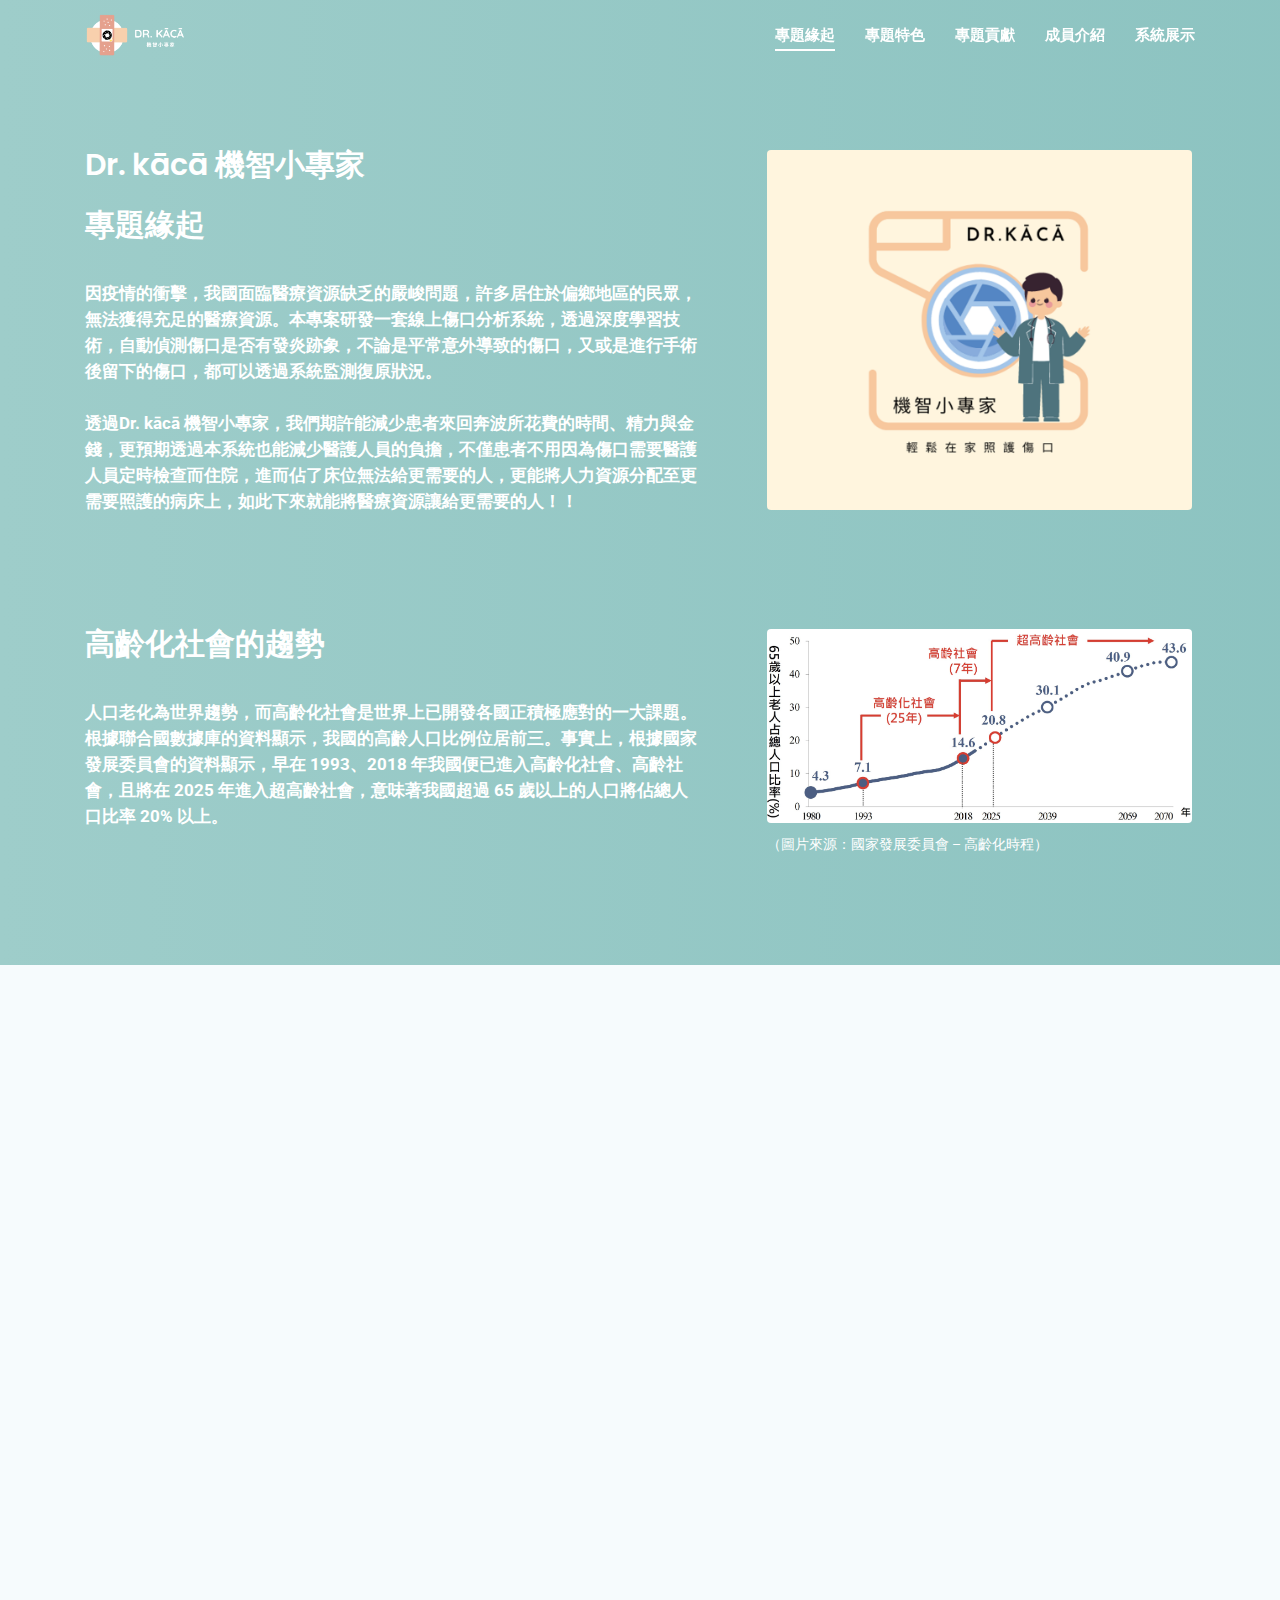
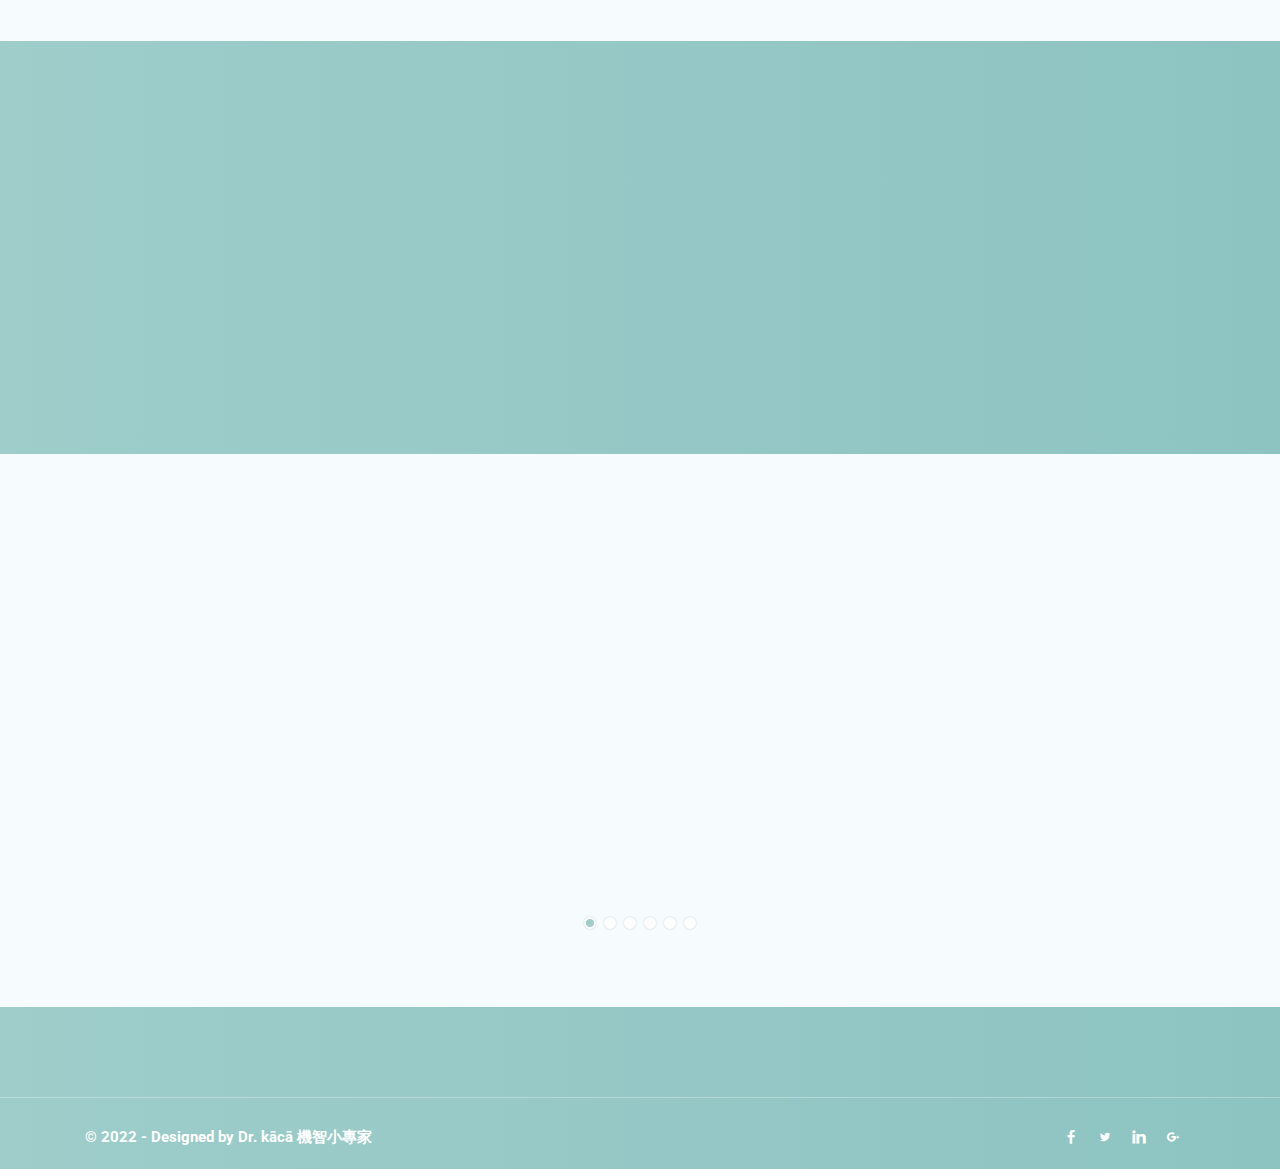
<file: index.html>
<!DOCTYPE html>
<html lang="en">
  <head>
    <!-- Required meta tags -->
    <meta charset="utf-8">
    <meta name="viewport" content="width=device-width, initial-scale=1, shrink-to-fit=no">
    <meta name="keywords" content="Bootstrap, Landing page, Template, Registration, Landing">
    <meta name="viewport" content="width=device-width, initial-scale=1, maximum-scale=1">
    <meta name="author" content="Grayrids">
    <title>index</title>

    <!-- Bootstrap CSS -->
    <link rel="stylesheet" href="css/bootstrap.min.css">
    <link rel="stylesheet" href="css/line-icons.css">
    <link rel="stylesheet" href="css/owl.carousel.css">
    <link rel="stylesheet" href="css/owl.theme.css">
    <link rel="stylesheet" href="css/animate.css">
    <link rel="stylesheet" href="css/magnific-popup.css">
    <link rel="stylesheet" href="css/nivo-lightbox.css">
    <link rel="stylesheet" href="css/main.css">
    <link rel="stylesheet" href="css/responsive.css">
  </head>

  <body>
    <header id="home" class="hero-area-2">
      <div class="overlay"></div>
      <!-- Menu Section Start -->
      <nav class="navbar navbar-expand-md bg-inverse fixed-top scrolling-navbar">
        <div class="container">
          <a href="index.html" class="navbar-brand"><img src="img/logo.png" alt="" style="width: 100px;"></a>  
          <button class="navbar-toggler" type="button" data-toggle="collapse" data-target="#navbarCollapse" aria-controls="navbarCollapse" aria-expanded="false" aria-label="Toggle navigation">
            <i class="lni-menu"></i>
          </button>
          <div class="collapse navbar-collapse" id="navbarCollapse">
            <ul class="navbar-nav mr-auto w-100 justify-content-end">
              <li class="nav-item">
                <a class="nav-link page-scroll" href="#home">專題緣起</a>
              </li>
              <li class="nav-item">
                <a class="nav-link page-scroll" href="#app-features">專題特色</a>
              </li>
              <li class="nav-item">
                <a class="nav-link page-scroll" href="#testimonial">專題貢獻</a>
              </li>
              <li class="nav-item">
                <a class="nav-link page-scroll" href="team.html">成員介紹</a>
              </li>
              <li class="nav-item">
                <a class="nav-link page-scroll" href="system01.html">系統展示</a>
              </li>
            </ul>
          </div>
        </div>
      </nav>
      <!-- Menu Section End -->

      <!-- Intro Section Start -->
      <div class="container" style="margin-top: -25px; width: 900px; margin-bottom: -30px;">
        <div class="row space-100">
          <div class="col-lg-7 col-md-12 col-xs-12">
            <div class="contents">
              <h2 style="font-size: 30px; margin-left: -120px;">Dr. kācā 機智小專家 <br> 專題緣起</h2>
              <p style="font-size: 17px; margin-left: -120px; font-weight: bold;">因疫情的衝擊，我國面臨醫療資源缺乏的嚴峻問題，許多居住於偏鄉地區的民眾，無法獲得充足的醫療資源。本專案研發一套線上傷口分析系統，透過深度學習技術，自動偵測傷口是否有發炎跡象，不論是平常意外導致的傷口，又或是進行手術後留下的傷口，都可以透過系統監測復原狀況。<br><br>
                 透過Dr. kācā 機智小專家，我們期許能減少患者來回奔波所花費的時間、精力與金錢，更預期透過本系統也能減少醫護人員的負擔，不僅患者不用因為傷口需要醫護人員定時檢查而住院，進而佔了床位無法給更需要的人，更能將人力資源分配至更需要照護的病床上，如此下來就能將醫療資源讓給更需要的人！！</p>
              <!-- <div class="header-button">
                <a href="#" class="btn btn-border-filled">Learn More</a>
                <a href="#" class="btn btn-border">Get Started</a>
              </div> -->
            </div>
          </div>
          <div class="col-lg-5 col-md-12 col-xs-12">
            <div class="intro-img">
              <img src="img/圖片1.png" alt="" style="border-radius: 4px;">
            </div>            
          </div>
        </div> 
      </div>

      <div class="container" style="margin-top: -200px; width: 900px; margin-bottom: -30px;">
        <div class="row space-100">
          <div class="col-lg-7 col-md-12 col-xs-12">
            <div class="contents">
              <h2 style="font-size: 30px; margin-left: -120px;">高齡化社會的趨勢</h2>
              <p style="font-size: 17px; margin-left: -120px; font-weight: bold;">人口老化為世界趨勢，而高齡化社會是世界上已開發各國正積極應對的一大課題。根據聯合國數據庫的資料顯示，我國的高齡人口比例位居前三。事實上，根據國家發展委員會的資料顯示，早在 1993、2018 年我國便已進入高齡化社會、高齡社會，且將在 2025 年進入超高齡社會，意味著我國超過 65 歲以上的人口將佔總人口比率 20% 以上。<br><br>
              <!-- <div class="header-button">
                <a href="#" class="btn btn-border-filled">Learn More</a>
                <a href="#" class="btn btn-border">Get Started</a>
              </div> -->
            </div>
          </div>

          <div class="col-lg-5 col-md-12 col-xs-12">
            <div class="intro-img">
              <img src="img/高齡化時程.jpg" alt="" style="border-radius: 4px;">
              <p style="color: #fff; margin-top: 8px;">（圖片來源：國家發展委員會 – 高齡化時程）</p>
            </div>            
          </div>
        </div> 
      </div>
      <!-- Intro Section End -->
    </header>

    <!-- Features Section Start -->
    <div id="app-features" class="section" style="font-weight: bold;">
      <div class="container">
        <div class="section-header">   
          <!-- <p class="btn btn-subtitle wow fadeInDown" data-wow-delay="0.2s">features</p>        -->
          <h2 class="section-title wow fadeIn" data-wow-delay="0.2s">專題特色</h2>
        </div>
        <div class="row wow fadeInLeft" data-wow-delay="0.2s">
          <div class="col-lg-4 col-md-12 col-xs-12">
            <div class="content-left text-right">
              <div class="box-item left">
                <span class="icon">
                  <i class="lni-users"></i>
                </span>
                <div class="text">
                  <h4>會員基本功能</h4>
                  <p>註冊會員可以儲存歷次診斷紀錄、與共享成員分享診斷紀錄、論壇貼文回覆權限等功能。</p>
                </div>
              </div>
              <div class="box-item left">
                <span class="icon">
                  <i class="lni-dashboard"></i>
                </span>
                <div class="text">
                  <h4>傷口分析模組</h4>
                  <p>使用者只需要將清晰的傷口照片上傳於Dr. kācā，系統便能及時進行準確分析，在家也能輕鬆照顧傷口。</p>
                </div>
              </div>
              <div class="box-item left">
                <span class="icon">
                  <i class="lni-paperclip"></i>
                </span>
                <div class="text">
                  <h4>傷口分析報告</h4>
                  <p>系統會針對傷口特徵進行詳細分析，並根據診斷結果提供合適照護建議、傷口癒合週期等資訊。</p>
                </div>
              </div>
            </div>
          </div>
          <div class="col-lg-4 col-md-12 col-xs-12">
            <div class="show-box">
              <img src="img/111資訊管理專題DEMO.png" alt="">
            </div>
          </div>
          <div class="col-lg-4 col-md-12 col-xs-12">
            <div class="content-right text-left">
              <div class="box-item right">
                <span class="icon">
                  <i class="lni-share"></i>
                </span>
                <div class="text">
                  <h4>共享報告功能</h4>
                  <p>此項功能特別針對慢性疾病患者所設計，使用者可以將分析報表分享給家人、主治醫師等，以進行長期的照護追蹤。</p>
                </div>
              </div>
              <div class="box-item right">
                <span class="icon">
                  <i class="lni-map"></i>
                </span>
                <div class="text">
                  <h4>GPS定位模組</h4>
                  <p>系統會自動偵測使用者的GPS位置，並且將周遭最近或最合適的醫療院所資訊，提供予使用者參考。</p>
                </div>
              </div>
              <div class="box-item right">
                <span class="icon">
                  <i class="lni-comment-reply-alt"></i>
                </span>
                <div class="text">
                  <h4>使用者論壇</h4>
                  <p>Dr. kācā提供簡易的線上論壇，讓使用者可以與其他用戶進行使用心得、照護方式等醫療相關資訊的分享。</p>
                </div>
              </div>
            </div>
          </div>
        </div>
      </div>
    </div>
    <!-- Features Section End -->

    <!-- Start Video promo Section -->
    <section class="video-promo section">
    <div class="container" style="margin-top: -40px; width: 900px; margin-bottom: -30px;">      
      <div class="row space-100">
        <div class="col-lg-7 col-md-12 col-xs-12">
          <div class="download-thumb wow fadeIn" data-wow-delay="0.2s">
            <img src="img/B8Y1DFZGGBR1YLM5_Moment.jpg" alt="" style="width: 600px; margin-left: -120px; border-radius: 6px;">
          </div>
        </div>
        
        <div class="col-lg-5 col-md-12 col-xs-12">
          <div class="video-promo-content text-center wow zoomIn">
            <a href="https://www.youtube.com/watch?v=qJVZxztvoaA" class="video-popup"><i class="lni-film-play"></i></a>
            <h2 class="mt-3 wow zoomIn" data-wow-duration="1000ms" data-wow-delay="0.1s">Dr. kācā 機智小專家</h2> <h2 class="mt-3 wow zoomIn" data-wow-duration="1000ms" data-wow-delay="100ms">動畫短片</h2>
          </div>
        </div>
      </div> 
    </div>
  </section>
    <!-- End Video Promo Section -->

    <!-- Testimonial Section Start -->
    <section id="testimonial" class="section" style="font-weight: bold;">
      <div class="container">
        <div class="section-header">   
          <!-- <p class="btn btn-subtitle wow fadeInDown" data-wow-delay="0.2s">Reviews</p>        -->
          <h2 class="section-title wow fadeIn" data-wow-delay="0.2s">專題貢獻</h2>
        </div>
        <div class="row justify-content-center">
          <div class="col-lg-8 col-md-12 col-sm-12 col-xs-12">
            <div id="testimonials" class="touch-slider owl-carousel">
              <div class="item">
                <div class="testimonial-item wow zoomIn" data-wow-delay="0.2s">
                  <div class="author">
                    <div class="img-thumb">
                      <img src="img/testimonial/star.png" alt="">
                    </div>
                  </div>
                  <div class="content-inner">
                    <div class="author-info">
                      <span style="font-size: 21px; color: #9ECDCA; display: inline;">實務界</span>
                      <h2><a href="#">降低就醫頻率，減少醫療資源浪費</a></h2>
                    </div>
                    <p class="description">
                      台灣將邁入超高齡化社會，隨著身體的衰老身上伴隨的疾病也越來越多，至醫院就診的需求，尤以老年人亦及慢性病族群為大宗。民眾可以輕鬆在家照護傷口，在就醫前可以先自行診斷，之後也可以使用本系統進行後續的照護處理，以減少醫療資源浪費。</p>
                  </div>
                </div>
              </div>
              <div class="item">
                <div class="testimonial-item">
                  <div class="author">
                    <div class="img-thumb">
                    <img src="img/testimonial/star.png" alt="">
                    </div>
                  </div>
                  <div class="content-inner">
                    <div class="author-info">
                      <span style="font-size: 21px; color: #9ECDCA;">實務界</span>
                      <h2><a href="#">提供新型態醫療診斷方式</a></h2>
                    </div>
                    <p class="description">
                      因應於疫情的衝擊，大眾開始忌憚出入高染疫風險的場所，為此我們提供了新型態的診斷方式，使民眾可以線上診斷傷口的服務，減少人群聚集擴散疫情風險之餘，另一方面亦能夠降低醫療資源的浪費，維續整體社會醫療量能之健全。</p>
                  </div>
                </div>
              </div>
              <div class="item">
                <div class="testimonial-item">
                  <div class="author">
                    <div class="img-thumb">
                    <img src="img/testimonial/star.png" alt="">
                    </div>
                  </div>
                  <div class="content-inner">
                    <div class="author-info">
                      <span style="font-size: 21px; color: #9ECDCA;">實務界</span>
                      <h2><a href="#">解決醫療資源分配不均現況</a></h2>
                    </div>
                    <p class="description">對於需要長期至醫院就診的民眾而言，頻繁的來往醫院無非是相當的不便，使用本系統所提供之即時診斷功能，便能夠為高齡長者以及少數特殊族群，減少外在環境所帶來的潛在風險、額外的花費甚至是精神與時間上的耗損。</p>
                  </div>
                </div>
              </div>
              <div class="item">
                <div class="testimonial-item">
                  <div class="author">
                    <div class="img-thumb">
                      <img src="img/testimonial/star.png" alt="">
                    </div>
                  </div>
                  <div class="content-inner">
                    <div class="author-info">
                      <span style="font-size: 21px; color: #9ECDCA;">學術界</span>
                      <h2><a href="#">強化機器學習之應用範圍</a></h2>
                    </div>
                    <p class="description">機器學習會隨著資料量的充足而提高分析的準確度，隨著使用者數量的增加，匯入資料庫的傷口照片也會隨之提升，結合穿戴式裝置，針對統計脈搏跳動次數，上傳至系統後與資料庫的數據比對，進而讓系統在分析上的準確度大幅提升。
                      </p>
                  </div>
                </div>
              </div>
              <div class="item">
                <div class="testimonial-item">
                  <div class="author">
                    <div class="img-thumb">
                      <img src="img/testimonial/star.png" alt="">
                    </div>
                  </div>
                  <div class="content-inner">
                    <div class="author-info">
                      <span style="font-size: 21px; color: #9ECDCA;">學術界</span>
                      <h2><a href="#">提供完備的資料化數據</a></h2>
                    </div>
                    <p class="description">醫護人員與患者可以將更完善的數值資料上傳並儲存至雲平台，除了能夠讓患者的主治醫師更了解患者平日間的身體數據，提供更合適的診斷建議，未來醫院進行各式研究時，系統更能提供數據庫以供參考，並在現有的醫療照護基礎上，強化向前延伸之健康促進與預防照護及向後的長照整合服務。</p>
                  </div>
                </div>
              </div>
              <div class="item">
                <div class="testimonial-item">
                  <div class="author">
                    <div class="img-thumb">
                      <img src="img/testimonial/star.png" alt="">
                    </div>
                  </div>
                  <div class="content-inner">
                    <div class="author-info">
                      <span style="font-size: 21px; color: #9ECDCA;">學術界</span>
                      <h2><a href="#">器材輕量化 - 智慧照護帶著走</a></h2>
                    </div>
                    <p class="description">透過輕量化設備，協助居家、機構、偏鄉及離島等的醫護服務應用驗證，從機構內走向機構外，從線下走到線上，從醫療走向預防，將大幅提升醫療效益，大幅降低醫療成本，並藉由AI技術實現醫療數位轉型，催化醫療生態系發生質變，將整體提升現有醫療系統效率與品質。</p>
                  </div>
                </div>
              </div>
            </div>
          </div>
        </div>
      </div>
    </section>
    <!-- Testimonial Section End -->

    <!-- Footer Section Start -->
    <footer>
      <!-- Footer Area Start -->
      <section class="footer-Content">
        <!-- Copyright Start  -->
        <div class="copyright">
          <div class="container">
            <div class="row">
              <div class="col-md-12">
                <div class="site-info float-left">
                  <h6 style="font-size: 15px; margin-top: 15px; font-weight: bold;">&copy; 2022 - Designed by Dr. kācā 機智小專家<a href="" rel="nofollow"></a></h6>
                </div>              
                <div class="float-right">  
                  <ul class="footer-social" style="font-size: 20px; margin-top: 8px;">
                    <li><a class="facebook" href="#"><i class="lni-facebook-filled"></i></a></li>
                    <li><a class="twitter" href="#"><i class="lni-twitter-filled"></i></a></li>
                    <li><a class="linkedin" href="#"><i class="lni-linkedin-fill"></i></a></li>
                    <li><a class="google-plus" href="#"><i class="lni-google-plus"></i></a></li>
                  </ul> 
                </div>
              </div>
            </div>
          </div>
        </div>
        <!-- Copyright End -->
      </section>
      <!-- Footer area End -->
      
    </footer>
    <!-- Footer Section End -->

    <!-- Go To Top Link -->
    <a href="#" class="back-to-top">
      <i class="lni-chevron-up"></i>
    </a> 

    <!-- Preloader -->
    <div id="preloader">
      <div class="loader" id="loader-1"></div>
    </div>
    <!-- End Preloader -->

    <!-- jQuery first, then Tether, then Bootstrap JS. -->
    <script src="js/jquery-min.js"></script>
    <script src="js/popper.min.js"></script>
    <script src="js/bootstrap.min.js"></script>
    <script src="js/owl.carousel.js"></script> 
    <script src="js/jquery.mixitup.js"></script>       
    <script src="js/jquery.nav.js"></script>    
    <script src="js/scrolling-nav.js"></script>    
    <script src="js/jquery.easing.min.js"></script>     
    <script src="js/wow.js"></script>   
    <script src="js/jquery.counterup.min.js"></script>     
    <script src="js/nivo-lightbox.js"></script>     
    <script src="js/jquery.magnific-popup.min.js"></script>     
    <script src="js/waypoints.min.js"></script>      
    <!-- <script src="js/form-validator.min.js"></script> -->
    <!-- <script src="js/contact-form-script.js"></script>    -->
    <script src="js/main.js"></script>
    
  </body>
</html>
</file>
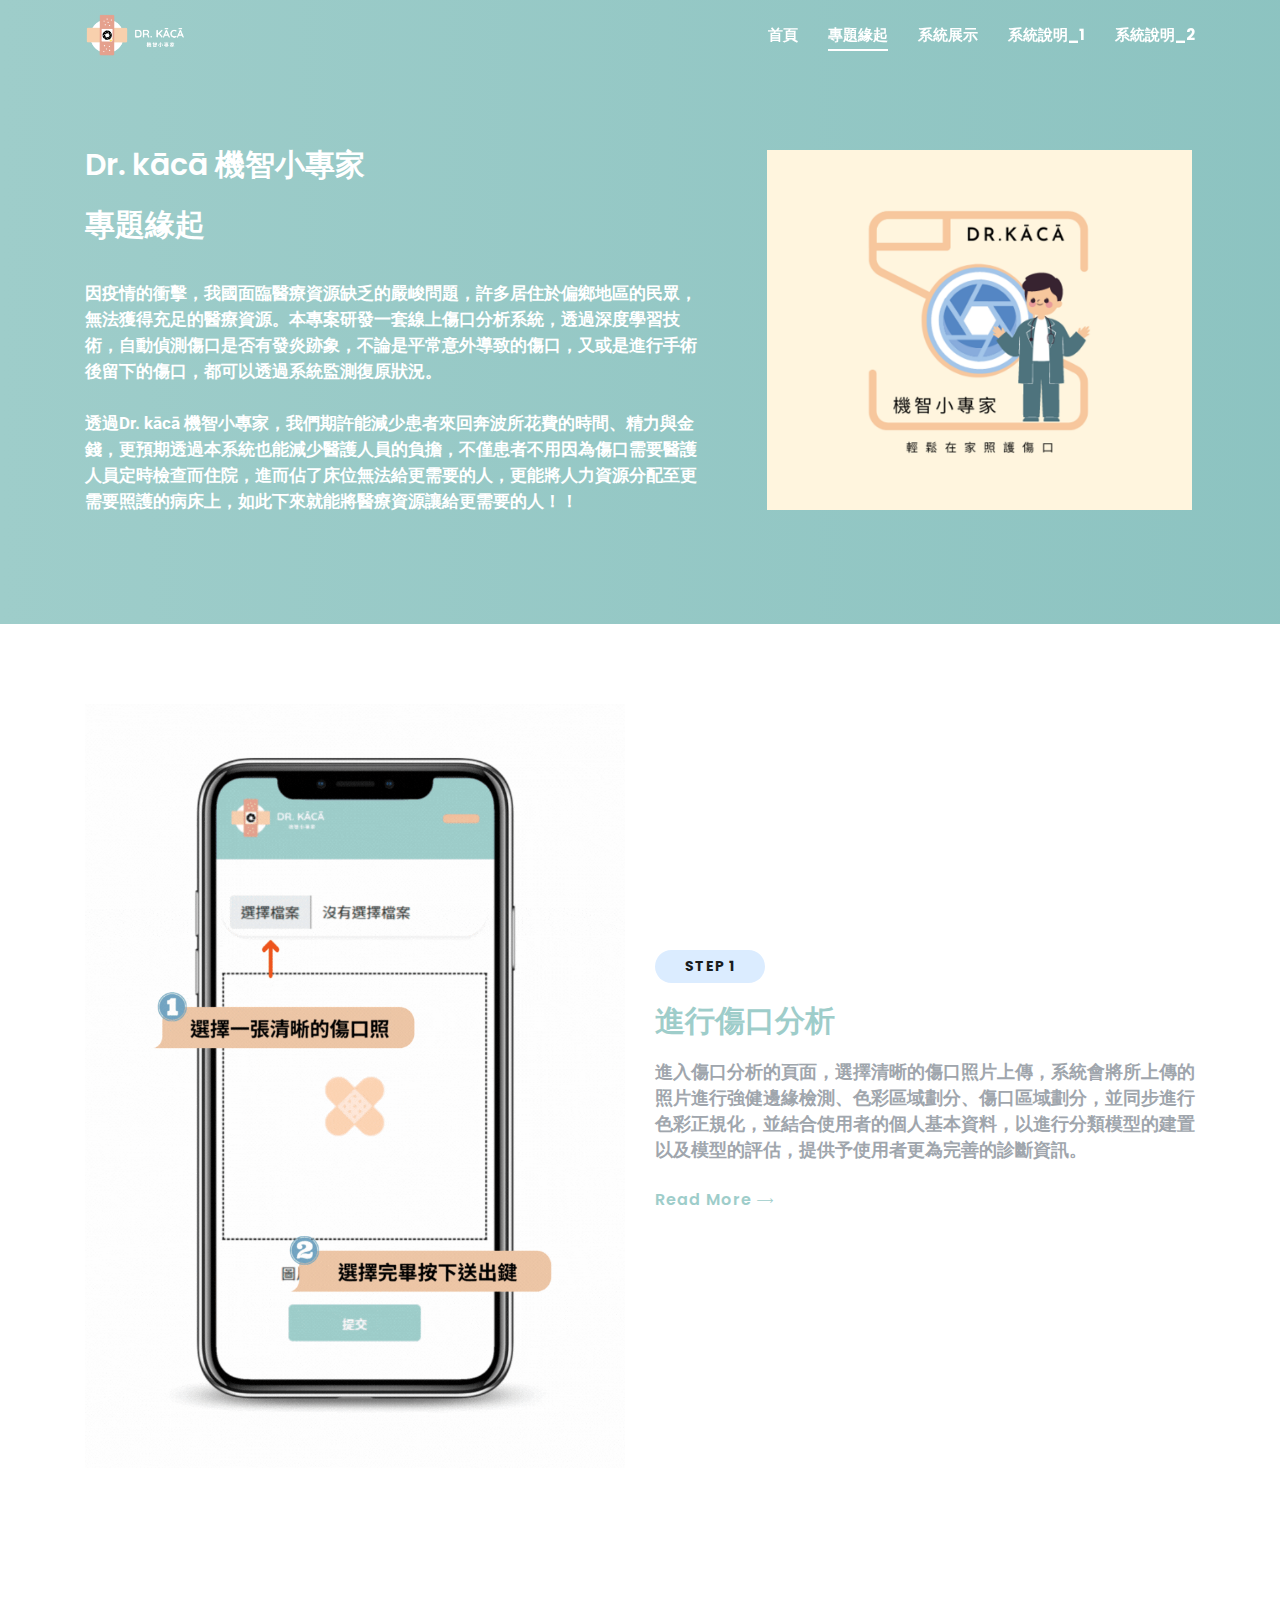
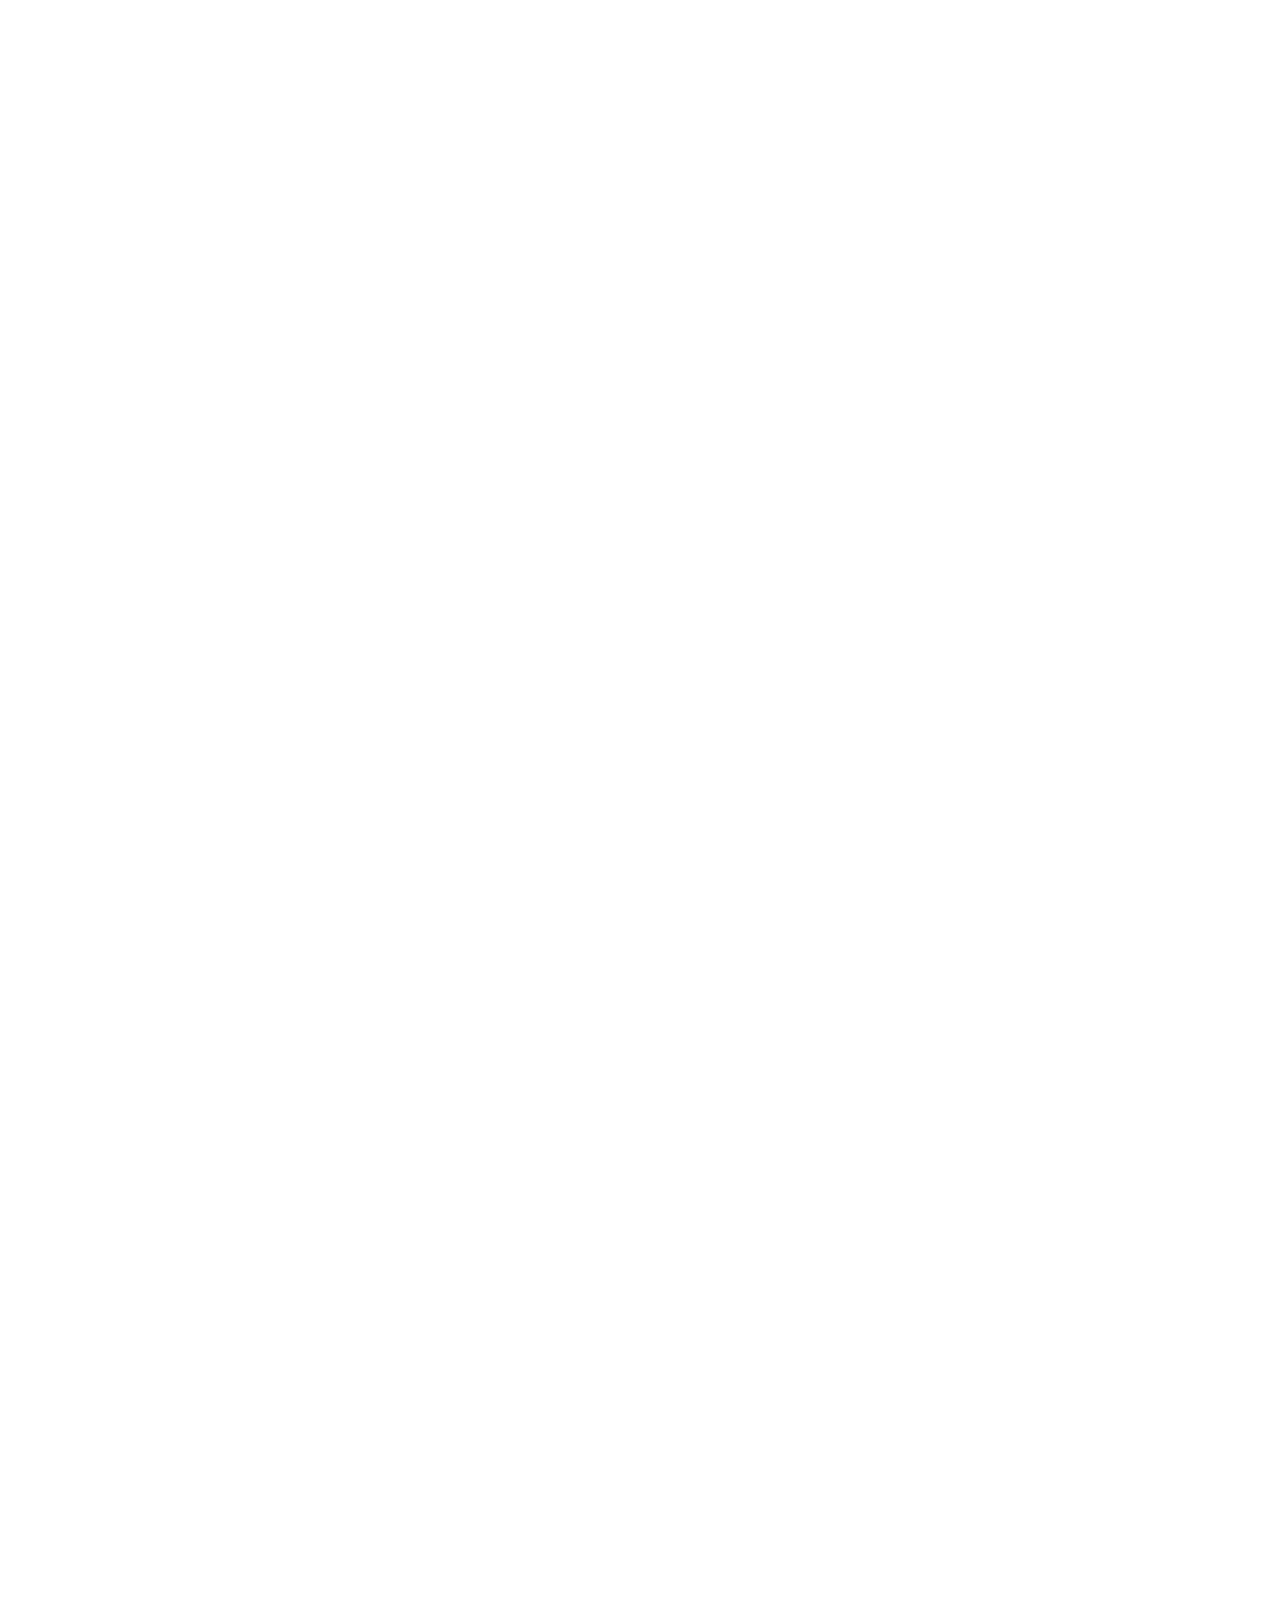
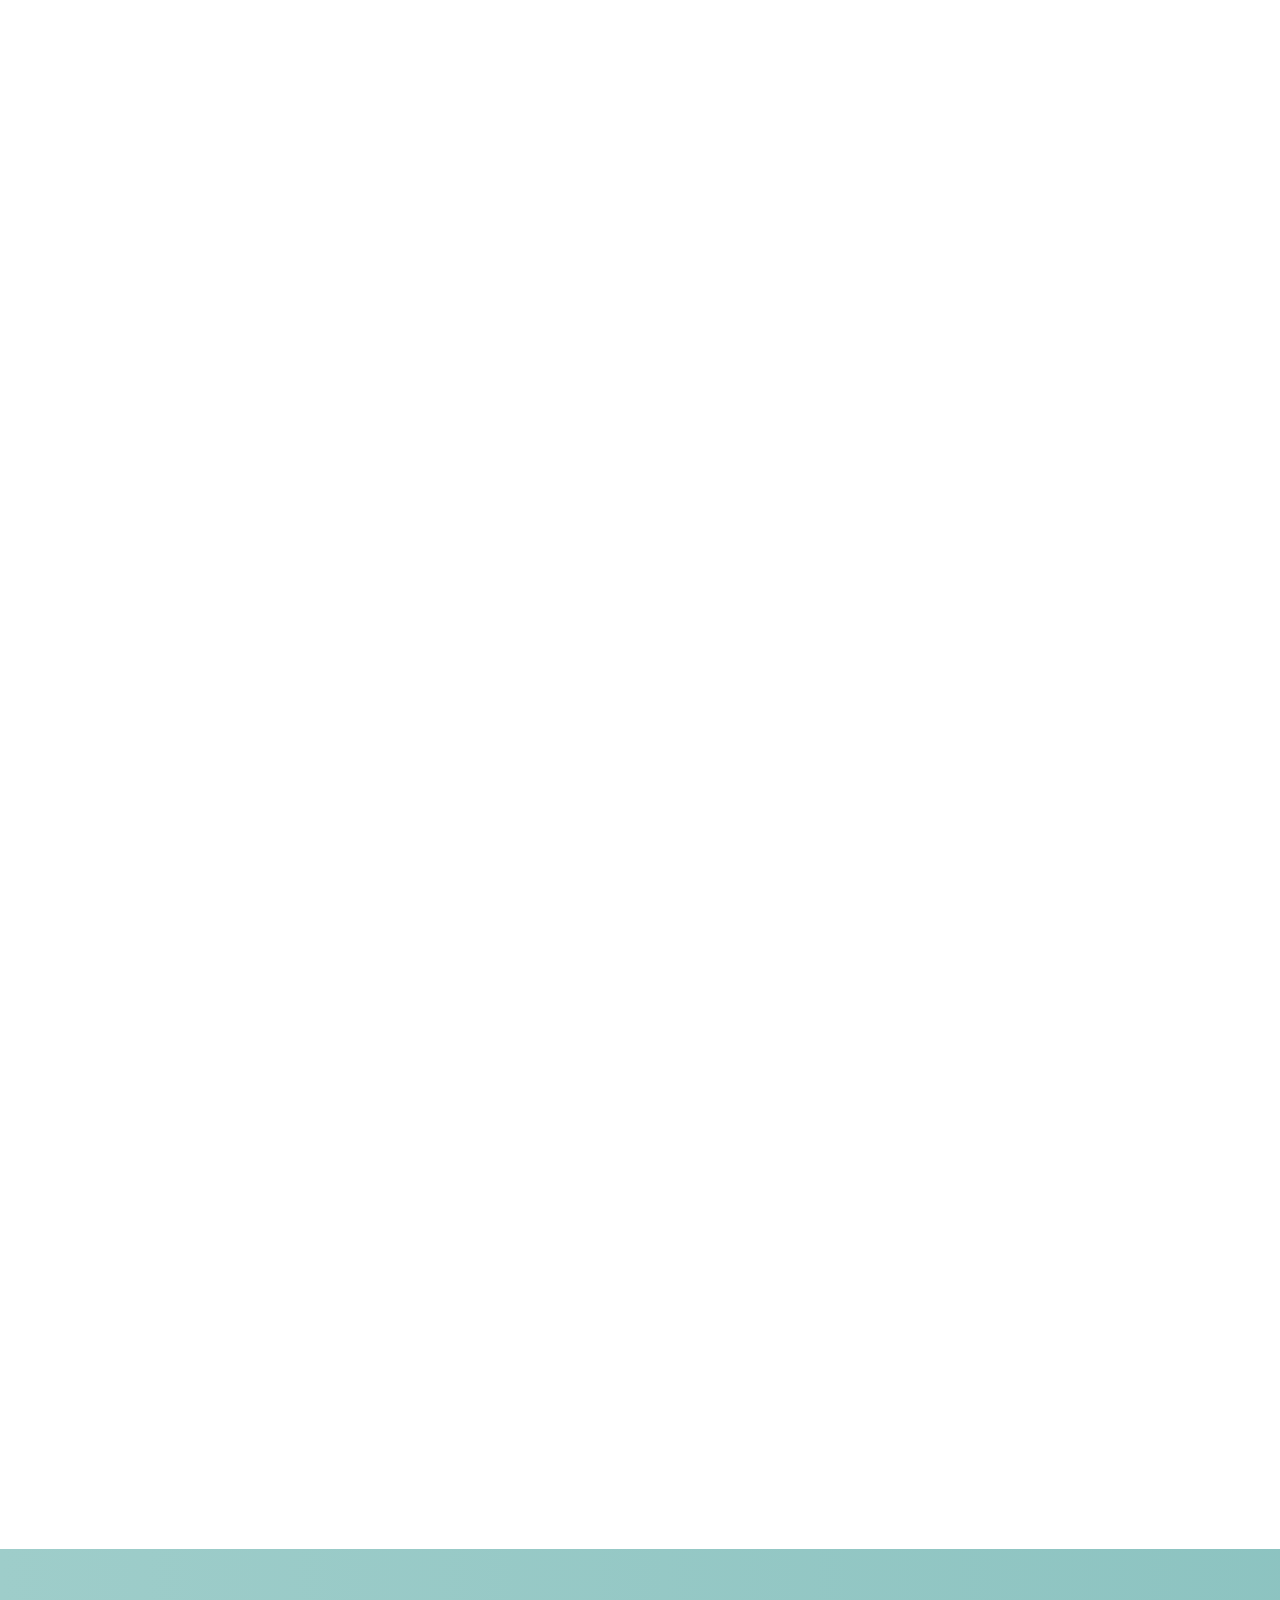
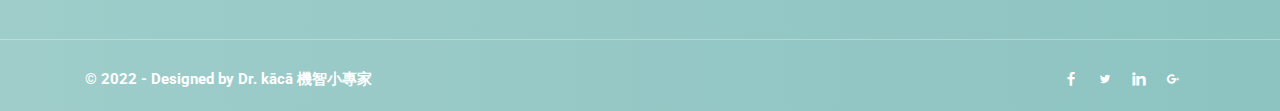
<file: system01.html>
<!DOCTYPE html>
<html lang="en">
  <head>
    <!-- Required meta tags -->
    <meta charset="utf-8">
    <meta name="viewport" content="width=device-width, initial-scale=1, shrink-to-fit=no">
    <meta name="keywords" content="Bootstrap, Landing page, Template, Registration, Landing">
    <meta name="viewport" content="width=device-width, initial-scale=1, maximum-scale=1">
    <meta name="author" content="Grayrids">
    <title>system01</title>

    <!-- Bootstrap CSS -->
    <link rel="stylesheet" href="css/bootstrap.min.css">
    <link rel="stylesheet" href="css/line-icons.css">
    <link rel="stylesheet" href="css/owl.carousel.css">
    <link rel="stylesheet" href="css/owl.theme.css">
    <link rel="stylesheet" href="css/animate.css">
    <link rel="stylesheet" href="css/magnific-popup.css">
    <link rel="stylesheet" href="css/nivo-lightbox.css">
    <link rel="stylesheet" href="css/main.css">    
    <link rel="stylesheet" href="css/responsive.css">
  </head>
  
  <body>
    <header id="home" class="hero-area-2">
      <div class="overlay"></div>
      <!-- Menu Section Start -->
      <nav class="navbar navbar-expand-md bg-inverse fixed-top scrolling-navbar">
        <div class="container">
          <a href="index.html" class="navbar-brand"><img src="img/logo.png" alt="" style="width: 100px;"></a>  
          <button class="navbar-toggler" type="button" data-toggle="collapse" data-target="#navbarCollapse" aria-controls="navbarCollapse" aria-expanded="false" aria-label="Toggle navigation">
            <i class="lni-menu"></i>
          </button>
          <div class="collapse navbar-collapse" id="navbarCollapse">
            <ul class="navbar-nav mr-auto w-100 justify-content-end">
              <li class="nav-item">
                <a class="nav-link page-scroll" href="index.html">首頁</a>
              </li>
              <li class="nav-item">
                <a class="nav-link page-scroll" href="#home">專題緣起</a>
              </li>
              <li class="nav-item">
                <a class="nav-link page-scroll" href="#feature">系統展示</a>
              </li>
              <li class="nav-item">
                <a class="nav-link page-scroll" href="system02.html">系統說明_1</a>
              </li>
              <li class="nav-item">
                <a class="nav-link page-scroll" href="system03.html">系統說明_2</a>
              </li>
            </ul>
          </div>
        </div>
      </nav>
      <!-- Menu Section End -->

      <!-- Intro Section Start -->
      <div class="container" style="margin-top: -25px; width: 900px; margin-bottom: -30px;">      
        <div class="row space-100">
          <div class="col-lg-7 col-md-12 col-xs-12">
            <div class="contents">
              <h2 style="font-size: 30px; margin-left: -120px;">Dr. kācā 機智小專家 <br> 專題緣起</h2>
              <p style="font-size: 17px; margin-left: -120px; font-weight: bold;">因疫情的衝擊，我國面臨醫療資源缺乏的嚴峻問題，許多居住於偏鄉地區的民眾，無法獲得充足的醫療資源。本專案研發一套線上傷口分析系統，透過深度學習技術，自動偵測傷口是否有發炎跡象，不論是平常意外導致的傷口，又或是進行手術後留下的傷口，都可以透過系統監測復原狀況。<br><br>
                 透過Dr. kācā 機智小專家，我們期許能減少患者來回奔波所花費的時間、精力與金錢，更預期透過本系統也能減少醫護人員的負擔，不僅患者不用因為傷口需要醫護人員定時檢查而住院，進而佔了床位無法給更需要的人，更能將人力資源分配至更需要照護的病床上，如此下來就能將醫療資源讓給更需要的人！！ </p>
              <!-- <div class="header-button">
                <a href="#" class="btn btn-border-filled">Learn More</a>
                <a href="#" class="btn btn-border">Get Started</a>
              </div> -->
            </div>
          </div>

          <div class="col-lg-5 col-md-12 col-xs-12">
            <div class="intro-img">
              <img src="img/圖片1.png" alt="">
            </div>            
          </div>
        </div> 
      </div>
      <!-- Intro Section End -->
    </header>

    <!-- Features Section Start -->
    <div id="feature" class="section" style="font-weight: bold;">
      <div class="container">
        <div class="row">
          <div class="col-lg-6 col-md-12 col-sm-12">
            <div class="img-thumb wow fadeInLeft" data-wow-delay="0.3s">
              <img class="img-fluid" src="img/1.gif" alt="">
            </div>
          </div>
          <div class="col-lg-6 col-md-12 col-sm-12">
            <div class="text-wrapper wow fadeInRight" data-wow-delay="0.6s">
              <div>
                <p class="btn btn-subtitle">STEP 1</p>  
                <h3 style="color: #9ECDCA;">進行傷口分析</h3>
                <p style="font-size: 18px;">進入傷口分析的頁面，選擇清晰的傷口照片上傳，系統會將所上傳的照片進行強健邊緣檢測、色彩區域劃分、傷口區域劃分，並同步進行色彩正規化，並結合使用者的個人基本資料，以進行分類模型的建置以及模型的評估，提供予使用者更為完善的診斷資訊。</p>
                <a class="btn btn-rm" href="#">Read More <i class="lni-arrow-right"></i></a>
              </div>
            </div>
          </div>
        </div>

        <div class="row mt">
          <div class="col-lg-6 col-md-12 col-sm-12">
            <div class="text-wrapper wow fadeInRight" data-wow-delay="0.9s">
              <div>
                <p class="btn btn-subtitle">STEP 2</p>  
                <h3 style="color: #9ECDCA;">產出診斷報告</h3>
                <p style="font-size: 18px;">進到分析報告的畫面，分析結果以圓餅圖的方式所呈現，點選顏色的區塊以查到分析結果、數值等資訊。應對於分析的結果，系統也會提供傷口徵狀與建議照護方式，提供使用者作為傷勢對比及照護參考。</p>
                <a class="btn btn-rm" href="#">Read More <i class="lni-arrow-right"></i></a>
              </div>
            </div>
          </div>
           <div class="col-lg-6 col-md-12 col-sm-12">
            <div class="img-thumb wow fadeInLeft" data-wow-delay="1.2s">
              <img class="img-fluid" src="img/2.gif" alt="">
            </div>
          </div>
        </div>

        <div class="row">
          <div class="col-lg-6 col-md-12 col-sm-12">
            <div class="img-thumb wow fadeInLeft" data-wow-delay="1.5s">
              <img class="img-fluid" src="img/3.gif" alt="">
            </div>
          </div>
          <div class="col-lg-6 col-md-12 col-sm-12">
            <div class="text-wrapper wow fadeInRight" data-wow-delay="1.8s">
              <div>
                <p class="btn btn-subtitle">STEP 3</p>  
                <h3 style="color: #9ECDCA;">共享診斷結果</h3>
                <p style="font-size: 18px;">上方的欄位能夠新增成員，透過輸入特定的會員編號，便能避免將資料誤傳給陌生人。新增完成後，使用者便能夠將分析報告傳送給其他成員，對於年長者或者是慢性病族群而言，更能夠將其傳給醫生、照護人員等，以利後續的照護追蹤。</p>
                <a class="btn btn-rm" href="#">Read More <i class="lni-arrow-right"></i></a>
              </div>
            </div>
          </div>
        </div>

        <div class="row mt">
          <div class="col-lg-6 col-md-12 col-sm-12">
            <div class="text-wrapper wow fadeInRight" data-wow-delay="0.9s">
              <div>
                <p class="btn btn-subtitle">STEP 4</p>  
                <h3 style="color: #9ECDCA;">偵測附近院所</h3>
                <p style="font-size: 18px;">若使用者後續仍有就醫之需求，Dr. kācā 機智小專家亦相當貼心的提供使用者搜尋醫療院所的功能，進入搜尋院所的頁面，系統便會自動定位用戶行動裝置的GPS位置，並將周圍最近、最合適的醫療院所提供予使用者進行參考。</p>
                <a class="btn btn-rm" href="#">Read More <i class="lni-arrow-right"></i></a>
              </div>
            </div>
          </div>
           <div class="col-lg-6 col-md-12 col-sm-12">
            <div class="img-thumb wow fadeInLeft" data-wow-delay="1.2s">
              <img class="img-fluid" src="img/4.gif" alt="">
            </div>
          </div>
        </div>

        <div class="row">
          <div class="col-lg-6 col-md-12 col-sm-12">
            <div class="img-thumb wow fadeInLeft" data-wow-delay="0.3s">
              <img class="img-fluid" src="img/5.gif" alt="">
            </div>
          </div>
          <div class="col-lg-6 col-md-12 col-sm-12">
            <div class="text-wrapper wow fadeInRight" data-wow-delay="0.6s">
              <div>
                <p class="btn btn-subtitle">STEP 5</p>  
                <h3 style="color: #9ECDCA;">使用者論壇</h3>
                <p style="font-size: 18px;">除了上述之分析、傳送之功能，Dr. kācā 機智小專家更提供了完善的用戶討論空間，進入到使用者論壇的頁面，點選右上方的貼文按鈕即可撰寫文章，討論版讓使用者可以找尋相關類型的文章，其他的用戶亦可以於文章下方進行回覆。</p>
                <a class="btn btn-rm" href="#">Read More <i class="lni-arrow-right"></i></a>
              </div>
            </div>
          </div>
        </div>

      </div>
    </div>
    <!-- Features Section End -->   

    <!-- Footer Section Start -->
    <footer>
      <!-- Footer Area Start -->
      <section class="footer-Content">
        <!-- Copyright Start  -->
        <div class="copyright">
          <div class="container">
            <div class="row">
              <div class="col-md-12">
                <div class="site-info float-left">
                  <h6 style="font-size: 15px; margin-top: 15px; font-weight: bold;">&copy; 2022 - Designed by Dr. kācā 機智小專家<a href="" rel="nofollow"></a></h6>
                </div>              
                <div class="float-right">  
                  <ul class="footer-social" style="font-size: 20px; margin-top: 8px;">
                    <li><a class="facebook" href="#"><i class="lni-facebook-filled"></i></a></li>
                    <li><a class="twitter" href="#"><i class="lni-twitter-filled"></i></a></li>
                    <li><a class="linkedin" href="#"><i class="lni-linkedin-fill"></i></a></li>
                    <li><a class="google-plus" href="#"><i class="lni-google-plus"></i></a></li>
                  </ul> 
                </div>
              </div>
            </div>
          </div>
        </div>
        <!-- Copyright End -->
      </section>
      <!-- Footer area End -->
      
    </footer>
    <!-- Footer Section End -->

    <!-- Go To Top Link -->
    <a href="#" class="back-to-top">
      <i class="lni-chevron-up"></i>
    </a> 

    <!-- Preloader -->
    <div id="preloader">
      <div class="loader" id="loader-1"></div>
    </div>
    <!-- End Preloader -->

    <!-- jQuery first, then Tether, then Bootstrap JS. -->
    <script src="js/jquery-min.js"></script>
    <script src="js/popper.min.js"></script>
    <script src="js/bootstrap.min.js"></script>
    <script src="js/owl.carousel.js"></script> 
    <script src="js/jquery.mixitup.js"></script>       
    <script src="js/jquery.nav.js"></script>    
    <script src="js/scrolling-nav.js"></script>    
    <script src="js/jquery.easing.min.js"></script>     
    <script src="js/wow.js"></script>   
    <script src="js/jquery.counterup.min.js"></script>     
    <script src="js/nivo-lightbox.js"></script>     
    <script src="js/jquery.magnific-popup.min.js"></script>     
    <script src="js/waypoints.min.js"></script>      
    <!-- <script src="js/form-validator.min.js"></script> -->
    <!-- <script src="js/contact-form-script.js"></script>    -->
    <script src="js/main.js"></script>
    
  </body>
</html>
</file>
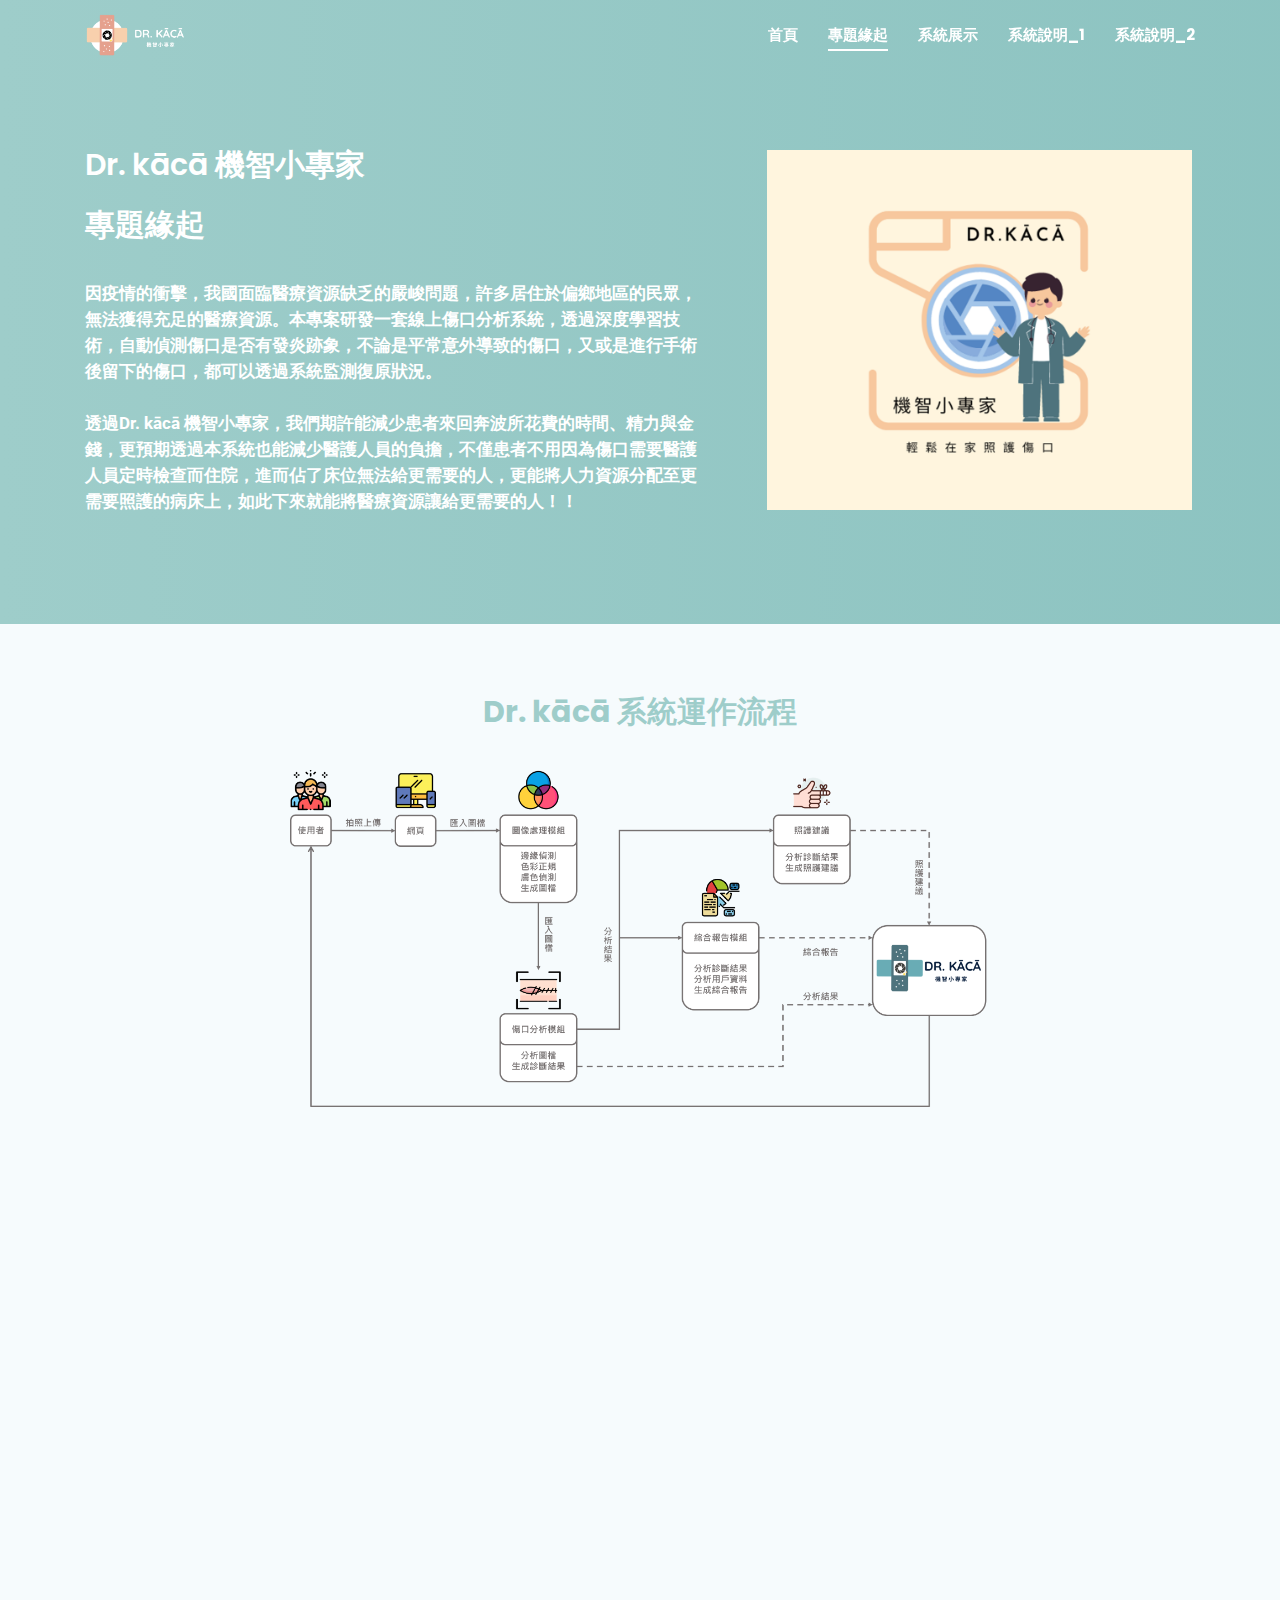
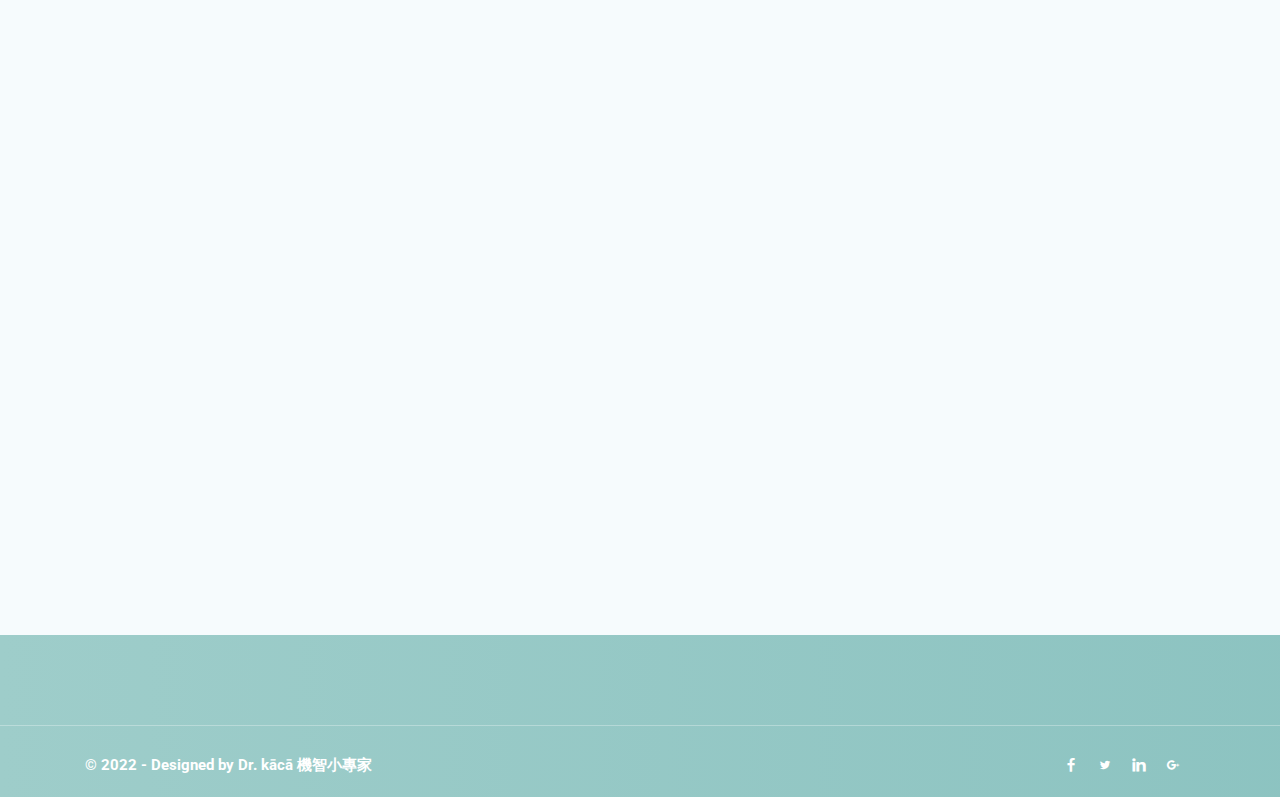
<file: system02.html>
<!DOCTYPE html>
<html lang="en">
  <head>
    <!-- Required meta tags -->
    <meta charset="utf-8">
    <meta name="viewport" content="width=device-width, initial-scale=1, shrink-to-fit=no">
    <meta name="keywords" content="Bootstrap, Landing page, Template, Registration, Landing">
    <meta name="viewport" content="width=device-width, initial-scale=1, maximum-scale=1">
    <meta name="author" content="Grayrids">
    <title>system02</title>

    <!-- Bootstrap CSS -->
    <link rel="stylesheet" href="css/bootstrap.min.css">
    <link rel="stylesheet" href="css/line-icons.css">
    <link rel="stylesheet" href="css/owl.carousel.css">
    <link rel="stylesheet" href="css/owl.theme.css">
    <link rel="stylesheet" href="css/animate.css">
    <link rel="stylesheet" href="css/magnific-popup.css">
    <link rel="stylesheet" href="css/nivo-lightbox.css">
    <link rel="stylesheet" href="css/main.css">    
    <link rel="stylesheet" href="css/responsive.css">
  </head>
  
  <body>
    <header id="home" class="hero-area-2">
      <div class="overlay"></div>
      <!-- Menu Section Start -->
      <nav class="navbar navbar-expand-md bg-inverse fixed-top scrolling-navbar">
        <div class="container">
          <a href="index.html" class="navbar-brand"><img src="img/logo.png" alt="" style="width: 100px;"></a>  
          <button class="navbar-toggler" type="button" data-toggle="collapse" data-target="#navbarCollapse" aria-controls="navbarCollapse" aria-expanded="false" aria-label="Toggle navigation">
            <i class="lni-menu"></i>
          </button>
          <div class="collapse navbar-collapse" id="navbarCollapse">
            <ul class="navbar-nav mr-auto w-100 justify-content-end">
              <li class="nav-item">
                <a class="nav-link page-scroll" href="index.html">首頁</a>
              </li>
              <li class="nav-item">
                <a class="nav-link page-scroll" href="#home">專題緣起</a>
              </li>
              <li class="nav-item">
                <a class="nav-link page-scroll" href="system01.html">系統展示</a>
              </li>
              <li class="nav-item">
                <a class="nav-link page-scroll" href="#app-features">系統說明_1</a>
              </li>
              <li class="nav-item">
                <a class="nav-link page-scroll" href="system03.html">系統說明_2</a>
              </li>
            </ul>
          </div>
        </div>
      </nav>
      <!-- Menu Section End -->

      <!-- Intro Section Start -->
      <div class="container" style="margin-top: -25px; width: 900px; margin-bottom: -30px;">
        <div class="row space-100">
          <div class="col-lg-7 col-md-12 col-xs-12">
            <div class="contents">
              <h2 style="font-size: 30px; margin-left: -120px;">Dr. kācā 機智小專家 <br> 專題緣起</h2>
              <p style="font-size: 17px; margin-left: -120px; font-weight: bold;">因疫情的衝擊，我國面臨醫療資源缺乏的嚴峻問題，許多居住於偏鄉地區的民眾，無法獲得充足的醫療資源。本專案研發一套線上傷口分析系統，透過深度學習技術，自動偵測傷口是否有發炎跡象，不論是平常意外導致的傷口，又或是進行手術後留下的傷口，都可以透過系統監測復原狀況。<br><br>
                 透過Dr. kācā 機智小專家，我們期許能減少患者來回奔波所花費的時間、精力與金錢，更預期透過本系統也能減少醫護人員的負擔，不僅患者不用因為傷口需要醫護人員定時檢查而住院，進而佔了床位無法給更需要的人，更能將人力資源分配至更需要照護的病床上，如此下來就能將醫療資源讓給更需要的人！！ </p>
              <!-- <div class="header-button">
                <a href="#" class="btn btn-border-filled">Learn More</a>
                <a href="#" class="btn btn-border">Get Started</a>
              </div> -->
            </div>
          </div>

          <div class="col-lg-5 col-md-12 col-xs-12">
            <div class="intro-img">
              <img src="img/圖片1.png" alt="">
            </div>            
          </div>
        </div> 
      </div>
      <!-- Intro Section End -->
    </header>

    <!-- features Section Start -->
    <div id="app-features" class="section">
      <div class="container wow fadeIn" data-wow-delay="0.2s">
        <div class="section-header">
          <!-- <p class="btn btn-subtitle wow fadeInDown" data-wow-delay="0.2s">features</p> -->
          <h2 class="section-title">Dr. kācā 系統運作流程</h2>
        </div>

        <center><img src="img/系統流程圖.png" style="width: 700px;"></center>
      </div>
    </div>
    <div id="app-features" class="section" style="margin-top: -55px;">
      <div class="container wow fadeIn" data-wow-delay="0.2s">
        <div class="section-header">
          <!-- <p class="btn btn-subtitle wow fadeInDown" data-wow-delay="0.2s">features</p> -->
          <h2 class="section-title">Dr. kācā 圖像辨識技術</h2>
        </div>

        <center><img src="img/STEP_3.png" style="width: 700px;"></center>
      </div>
    </div>
    <div id="app-features" class="section" style="margin-top: -55px;">
      <div class="container wow fadeIn" data-wow-delay="0.2s">
        <div class="section-header">
          <!-- <p class="btn btn-subtitle wow fadeInDown" data-wow-delay="0.2s">features</p> -->
          <h2 class="section-title">資料增強技術</h2>
        </div>

        <center><img src="img/messageImage_1670860265608.jpg" style="width: 700px;"></center>
        <center><p style="font-size: 18px; font-weight: bold; margin-top: 30px;">▲ 系統導入資料增強技術，提升整體圖像辨識精準率</p></center>
      </div>
    </div>
    <!-- features Section End -->

    <!-- Footer Section Start -->
    <footer>
      <!-- Footer Area Start -->
      <section class="footer-Content">
        <!-- Copyright Start  -->
        <div class="copyright">
          <div class="container">
            <div class="row">
              <div class="col-md-12">
                <div class="site-info float-left">
                  <h6 style="font-size: 15px; margin-top: 15px; font-weight: bold;">&copy; 2022 - Designed by Dr. kācā 機智小專家<a href="" rel="nofollow"></a></h6>
                </div>              
                <div class="float-right">  
                  <ul class="footer-social" style="font-size: 20px; margin-top: 8px;">
                    <li><a class="facebook" href="#"><i class="lni-facebook-filled"></i></a></li>
                    <li><a class="twitter" href="#"><i class="lni-twitter-filled"></i></a></li>
                    <li><a class="linkedin" href="#"><i class="lni-linkedin-fill"></i></a></li>
                    <li><a class="google-plus" href="#"><i class="lni-google-plus"></i></a></li>
                  </ul> 
                </div>
              </div>
            </div>
          </div>
        </div>
        <!-- Copyright End -->
      </section>
      <!-- Footer area End -->
      
    </footer>
    <!-- Footer Section End -->

    <!-- Go To Top Link -->
    <a href="#" class="back-to-top">
      <i class="lni-chevron-up"></i>
    </a> 

    <!-- Preloader -->
    <div id="preloader">
      <div class="loader" id="loader-1"></div>
    </div>
    <!-- End Preloader -->

    <!-- jQuery first, then Tether, then Bootstrap JS. -->
    <script src="js/jquery-min.js"></script>
    <script src="js/popper.min.js"></script>
    <script src="js/bootstrap.min.js"></script>
    <script src="js/owl.carousel.js"></script> 
    <script src="js/jquery.mixitup.js"></script>       
    <script src="js/jquery.nav.js"></script>    
    <script src="js/scrolling-nav.js"></script>    
    <script src="js/jquery.easing.min.js"></script>     
    <script src="js/wow.js"></script>   
    <script src="js/jquery.counterup.min.js"></script>     
    <script src="js/nivo-lightbox.js"></script>     
    <script src="js/jquery.magnific-popup.min.js"></script>     
    <script src="js/waypoints.min.js"></script>      
    <!-- <script src="js/form-validator.min.js"></script> -->
    <!-- <script src="js/contact-form-script.js"></script>    -->
    <script src="js/main.js"></script>
    
  </body>
</html>
</file>
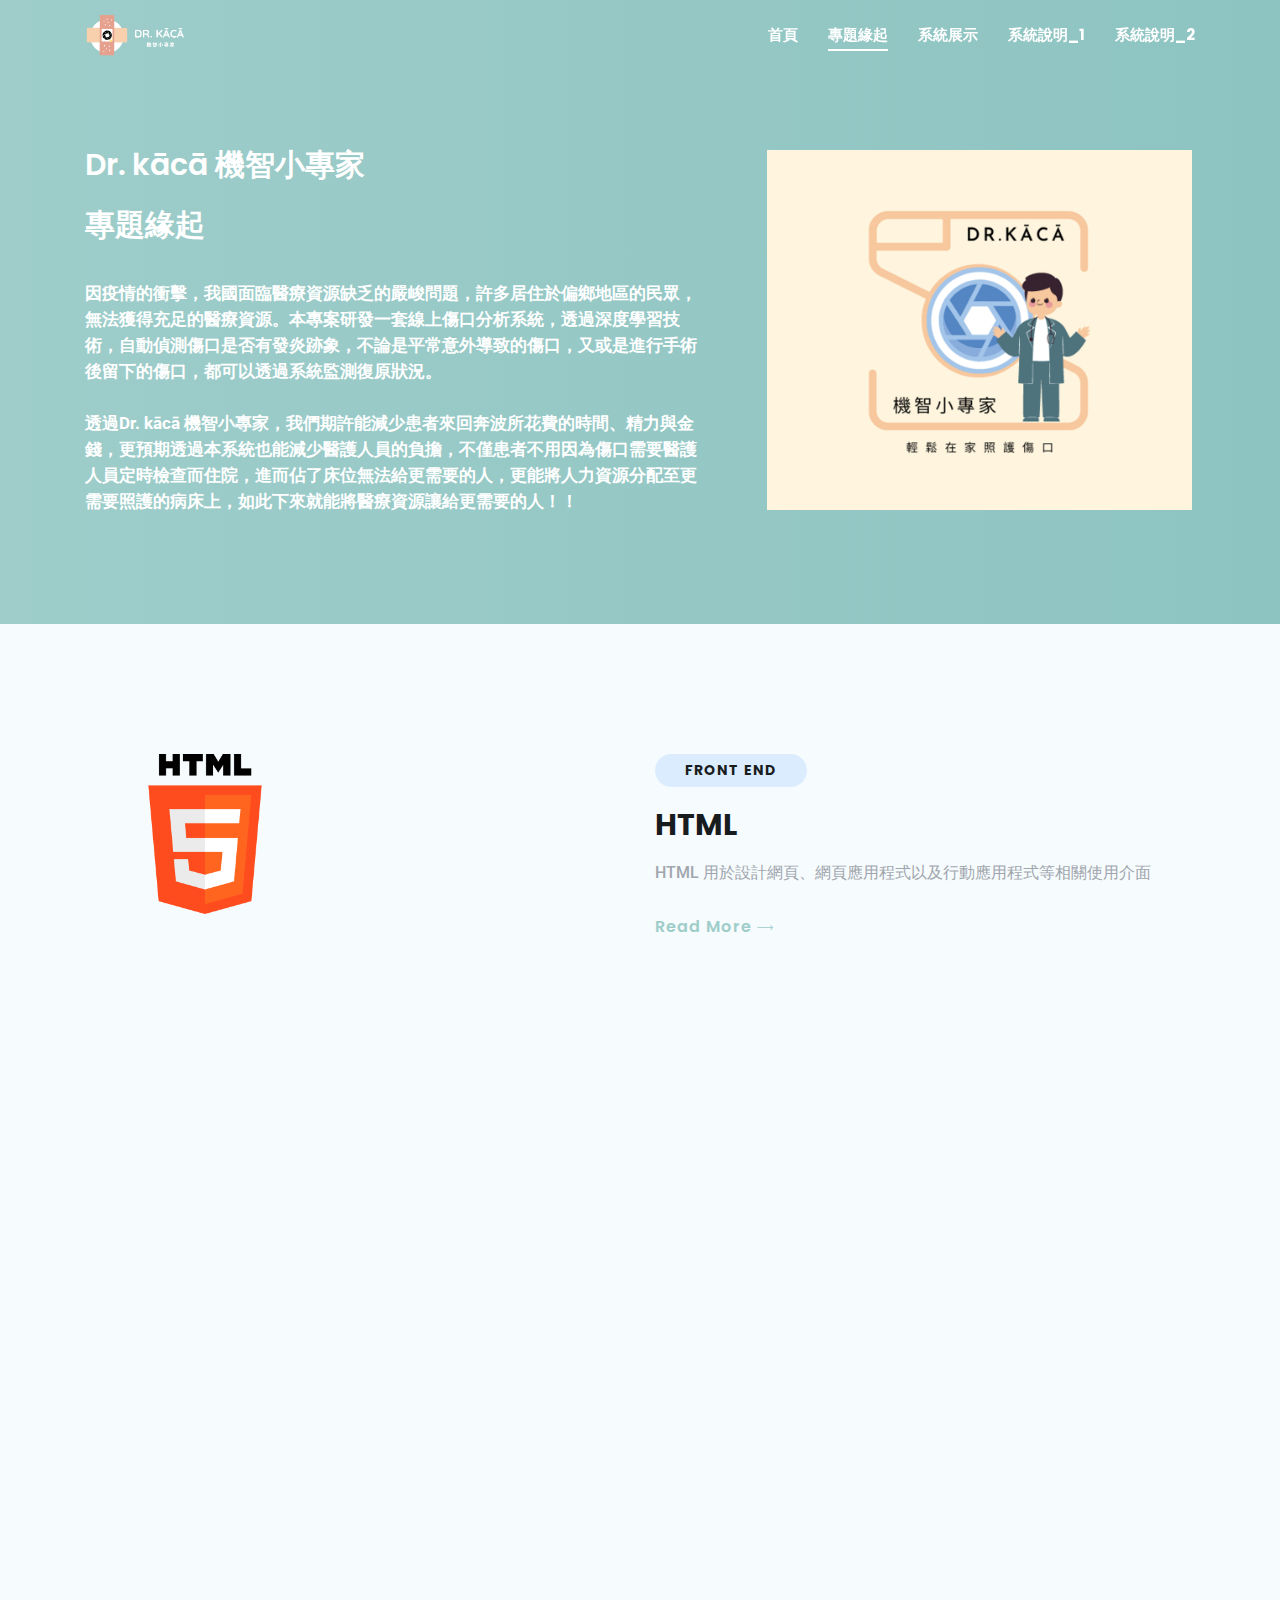
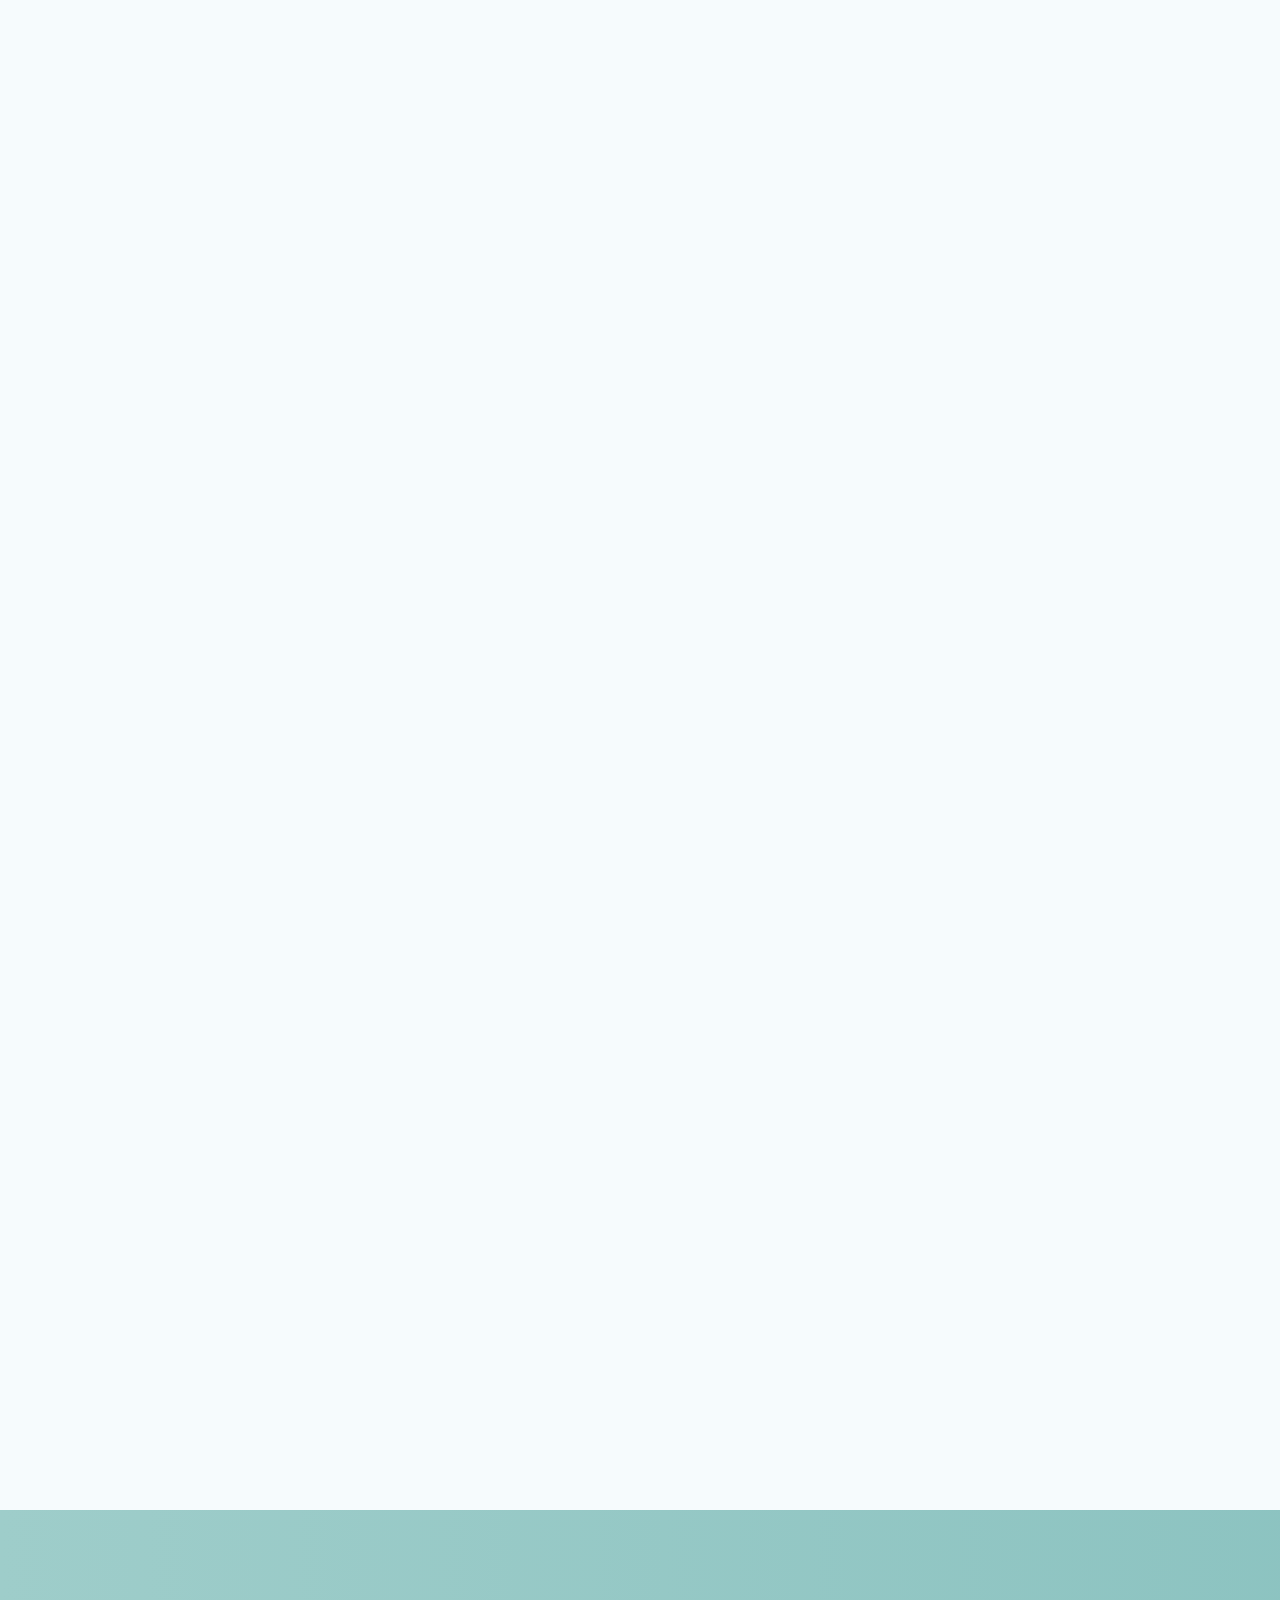
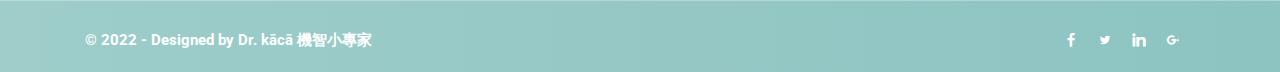
<file: system03.html>
<!DOCTYPE html>
<html lang="en">
  <head>
    <!-- Required meta tags -->
    <meta charset="utf-8">
    <meta name="viewport" content="width=device-width, initial-scale=1, shrink-to-fit=no">
    <meta name="keywords" content="Bootstrap, Landing page, Template, Registration, Landing">
    <meta name="viewport" content="width=device-width, initial-scale=1, maximum-scale=1">
    <meta name="author" content="Grayrids">
    <title>system03</title>

    <!-- Bootstrap CSS -->
    <link rel="stylesheet" href="css/bootstrap.min.css">
    <link rel="stylesheet" href="css/line-icons.css">
    <link rel="stylesheet" href="css/owl.carousel.css">
    <link rel="stylesheet" href="css/owl.theme.css">
    <link rel="stylesheet" href="css/animate.css">
    <link rel="stylesheet" href="css/magnific-popup.css">
    <link rel="stylesheet" href="css/nivo-lightbox.css">
    <link rel="stylesheet" href="css/main.css">    
    <link rel="stylesheet" href="css/responsive.css">
  </head>
  
  <body>
    <header id="home" class="hero-area-2">
      <div class="overlay"></div>
      <!-- Menu Section Start -->
      <nav class="navbar navbar-expand-md bg-inverse fixed-top scrolling-navbar">
        <div class="container">
          <a href="index.html" class="navbar-brand"><img src="img/logo.png" alt="" style="width: 100px;"></a>  
          <button class="navbar-toggler" type="button" data-toggle="collapse" data-target="#navbarCollapse" aria-controls="navbarCollapse" aria-expanded="false" aria-label="Toggle navigation">
            <i class="lni-menu"></i>
          </button>
          <div class="collapse navbar-collapse" id="navbarCollapse">
            <ul class="navbar-nav mr-auto w-100 justify-content-end">
              <li class="nav-item">
                <a class="nav-link page-scroll" href="index.html">首頁</a>
              </li>
              <li class="nav-item">
                <a class="nav-link page-scroll" href="#home">專題緣起</a>
              </li>
              <li class="nav-item">
                <a class="nav-link page-scroll" href="system01.html">系統展示</a>
              </li>
              <li class="nav-item">
                <a class="nav-link page-scroll" href="system02.html">系統說明_1</a>
              </li>
              <li class="nav-item">
                <a class="nav-link page-scroll" href="#app-features">系統說明_2</a>
              </li>
            </ul>
          </div>
        </div>
      </nav>
      <!-- Menu Section End -->

      <!-- Intro Section Start -->
      <div class="container" style="margin-top: -25px; width: 900px; margin-bottom: -30px;">      
        <div class="row space-100">
          <div class="col-lg-7 col-md-12 col-xs-12">
            <div class="contents">
              <h2 style="font-size: 30px; margin-left: -120px;">Dr. kācā 機智小專家 <br> 專題緣起</h2>
              <p style="font-size: 17px; margin-left: -120px; font-weight: bold;">因疫情的衝擊，我國面臨醫療資源缺乏的嚴峻問題，許多居住於偏鄉地區的民眾，無法獲得充足的醫療資源。本專案研發一套線上傷口分析系統，透過深度學習技術，自動偵測傷口是否有發炎跡象，不論是平常意外導致的傷口，又或是進行手術後留下的傷口，都可以透過系統監測復原狀況。<br><br>
                 透過Dr. kācā 機智小專家，我們期許能減少患者來回奔波所花費的時間、精力與金錢，更預期透過本系統也能減少醫護人員的負擔，不僅患者不用因為傷口需要醫護人員定時檢查而住院，進而佔了床位無法給更需要的人，更能將人力資源分配至更需要照護的病床上，如此下來就能將醫療資源讓給更需要的人！！ </p>
              <!-- <div class="header-button">
                <a href="#" class="btn btn-border-filled">Learn More</a>
                <a href="#" class="btn btn-border">Get Started</a>
              </div> -->
            </div>
          </div>

          <div class="col-lg-5 col-md-12 col-xs-12">
            <div class="intro-img">
              <img src="img/圖片1.png" alt="">
            </div>            
          </div>
        </div> 
      </div>
      <!-- Intro Section End -->
    </header>

    <!-- Features Section Start -->
    <div id="app-features" class="section">
      <div class="container">

        <div class="row" style="margin-top: 50px;">
          <div class="col-lg-6 col-md-12 col-sm-12">
            <div class="img-thumb wow fadeInLeft" data-wow-delay="0.3s">
              <img class="img-fluid" src="img/html.png" alt="" style="width: 160px; margin-left: 40px;">
            </div>
          </div>
          <div class="col-lg-6 col-md-12 col-sm-12">
            <div class="text-wrapper wow fadeInRight" data-wow-delay="0.6s">
              <div>
                <h5 class="btn btn-subtitle">Front End</h5>  
                <h3>HTML</h3>
                <h6>HTML 用於設計網頁、網頁應用程式以及行動應用程式等相關使用介面</h6>
                <a class="btn btn-rm" href="https://www.w3schools.com/" target="_blank">Read More <i class="lni-arrow-right"></i></a>
              </div>
            </div>
          </div>
        </div>

        <div class="row" style="margin-top: 50px;">
          <div class="col-lg-6 col-md-12 col-sm-12">
            <div class="img-thumb wow fadeInLeft" data-wow-delay="0.3s">
              <img class="img-fluid" src="img/css.png" alt="" style="width: 160px; margin-left: 40px;">
            </div>
          </div>
          <div class="col-lg-6 col-md-12 col-sm-12">
            <div class="text-wrapper wow fadeInRight" data-wow-delay="0.6s">
              <div>
                <h5 class="btn btn-subtitle">Front End</h5>  
                <h3>CSS</h3>
                <h6>CSS 用在建立布局，劃分出主要的內容以及包含相關資訊的側邊欄與建立動畫效果</h6>
                <a class="btn btn-rm" href="https://www.w3schools.com/" target="_blank">Read More <i class="lni-arrow-right"></i></a>
              </div>
            </div>
          </div>
        </div>

        <div class="row" style="margin-top: 50px;">
          <div class="col-lg-6 col-md-12 col-sm-12">
            <div class="img-thumb wow fadeInLeft" data-wow-delay="0.3s">
              <img class="img-fluid" src="img/javascript.png" alt="" style="width: 160px; margin-left: 40px;">
            </div>
          </div>
          <div class="col-lg-6 col-md-12 col-sm-12">
            <div class="text-wrapper wow fadeInRight" data-wow-delay="0.6s">
              <div>
                <h5 class="btn btn-subtitle">Front End</h5>  
                <h3>JavaScript</h3>
                <h6>JavaScript 是多範式的語言，支援物件導向程式設計、指令式編程，以及函式語言程式設計。</h6>
                <a class="btn btn-rm" href="https://www.w3schools.com/"target="_blank">Read More <i class="lni-arrow-right"></i></a>
              </div>
            </div>
          </div>
        </div>

        <div class="row" style="margin-top: 50px;">
          <div class="col-lg-6 col-md-12 col-sm-12">
            <div class="img-thumb wow fadeInLeft" data-wow-delay="0.3s">
              <img class="img-fluid" src="img/bootstrap.png" alt="" style="width: 140px; margin-left: 50px;">
            </div>
          </div>
          <div class="col-lg-6 col-md-12 col-sm-12">
            <div class="text-wrapper wow fadeInRight" data-wow-delay="0.6s">
              <div>
                <h5 class="btn btn-subtitle">Front End</h5>  
                <h3>Bootstrap</h3>
                <h6>快速設計及自定義響應式網站，其擁有豐富的 Sass 變數與 mixins、響應式網格系統、大量預設元件以及強大的 JavaScript 插件</h6>
                <a class="btn btn-rm" href="https://bootstrap5.hexschool.com/" target="_blank">Read More <i class="lni-arrow-right"></i></a>
              </div>
            </div>
          </div>
        </div>

        <div class="row" style="margin-top: 50px;">
          <div class="col-lg-6 col-md-12 col-sm-12">
            <div class="img-thumb wow fadeInLeft" data-wow-delay="0.3s">
              <img class="img-fluid" src="img/maps.png" alt="" style="width: 140px; margin-left: 50px;">
            </div>
          </div>
          <div class="col-lg-6 col-md-12 col-sm-12">
            <div class="text-wrapper wow fadeInRight" data-wow-delay="0.6s">
              <div>
                <h5 class="btn btn-subtitle">Front End</h5>  
                <h3>Google Maps JS API</h3>
                <h6>Google Maps JS API 透過標記使用者的位置，提供鄰近醫療院所等相關資訊</h6>
                <a class="btn btn-rm" href="https://developers.google.com/maps/documentation/javascript/overview" target="_blank">Read More <i class="lni-arrow-right"></i></a>
              </div>
            </div>
          </div>
        </div>
<!--  -->
        <div class="row" style="margin-top: 50px;">
          <div class="col-lg-6 col-md-12 col-sm-12">
            <div class="img-thumb wow fadeInLeft" data-wow-delay="0.3s">
              <img class="img-fluid" src="img/OpenCV.png" alt="" style="width: 130px; margin-left: 50px;">
            </div>
          </div>
          <div class="col-lg-6 col-md-12 col-sm-12">
            <div class="text-wrapper wow fadeInRight" data-wow-delay="0.6s">
              <div>
                <h5 class="btn btn-subtitle">Back End</h5>  
                <h3>OpenCV</h3>
                <h6>OpenCV 是影像處理函式庫，除了用在傳統的影像應用程式之外，更被用於各式的深度學習</h6>
                <a class="btn btn-rm" href="https://opencv.org/" target="_blank">Read More <i class="lni-arrow-right"></i></a>
              </div>
            </div>
          </div>
        </div>

        <div class="row" style="margin-top: 50px;">
          <div class="col-lg-6 col-md-12 col-sm-12">
            <div class="img-thumb wow fadeInLeft" data-wow-delay="0.3s">
              <img class="img-fluid" src="img/jupyter.png" alt="" style="width: 130px; margin-left: 50px;">
            </div>
          </div>
          <div class="col-lg-6 col-md-12 col-sm-12">
            <div class="text-wrapper wow fadeInRight" data-wow-delay="0.6s">
              <div>
                <h5 class="btn btn-subtitle">Back End</h5>  
                <h3>Jupyter</h3>
                <h6>專案的經營理念是透過開發開源軟體，支援所有程式語言之間的互動式資料科學和科學計算</h6>
                <a class="btn btn-rm" href="https://jupyter.org/" target="_blank">Read More <i class="lni-arrow-right"></i></a>
              </div>
            </div>
          </div>
        </div>

        <div class="row" style="margin-top: 50px;">
          <div class="col-lg-6 col-md-12 col-sm-12">
            <div class="img-thumb wow fadeInLeft" data-wow-delay="0.3s">
              <img class="img-fluid" src="img/docker.png" alt="" style="width: 160px; margin-left: 50px;">
            </div>
          </div>
          <div class="col-lg-6 col-md-12 col-sm-12">
            <div class="text-wrapper wow fadeInRight" data-wow-delay="0.6s">
              <div>
                <h5 class="btn btn-subtitle">Back End</h5>  
                <h3>Docker</h3>
                <h6>開放原始碼軟體，用於開發應用、交付應用、執行應用，可以快速地建立、測試和部署應用程式</h6>
                <a class="btn btn-rm" href="https://www.docker.com/" target="_blank">Read More <i class="lni-arrow-right"></i></a>
              </div>
            </div>
          </div>
        </div>

        <div class="row" style="margin-top: 50px;">
          <div class="col-lg-6 col-md-12 col-sm-12">
            <div class="img-thumb wow fadeInLeft" data-wow-delay="0.3s">
              <img class="img-fluid" src="img/firebase.png" alt="" style="width: 130px; margin-left: 50px;">
            </div>
          </div>
          <div class="col-lg-6 col-md-12 col-sm-12">
            <div class="text-wrapper wow fadeInRight" data-wow-delay="0.6s">
              <div>
                <h5 class="btn btn-subtitle">Back End</h5>  
                <h3>Firebase</h3>
                <h6>支援Android、iOS 及網頁雲端開發平台，協助在雲端快速建置後端服務，提供即時資料庫</h6>
                <a class="btn btn-rm" href="https://firebase.google.com/" target="_blank">Read More <i class="lni-arrow-right"></i></a>
              </div>
            </div>
          </div>
        </div>
      </div>
    </div>
    <!-- Features Section End -->   

    <!-- Footer Section Start -->
    <footer>
      <!-- Footer Area Start -->
      <section class="footer-Content">
        <!-- Copyright Start  -->
        <div class="copyright">
          <div class="container">
            <div class="row">
              <div class="col-md-12">
                <div class="site-info float-left">
                  <h6 style="font-size: 15px; margin-top: 15px; font-weight: bold;">&copy; 2022 - Designed by Dr. kācā 機智小專家<a href="" rel="nofollow"></a></h6>
                </div>              
                <div class="float-right">  
                  <ul class="footer-social" style="font-size: 20px; margin-top: 8px;">
                    <li><a class="facebook" href="#"><i class="lni-facebook-filled"></i></a></li>
                    <li><a class="twitter" href="#"><i class="lni-twitter-filled"></i></a></li>
                    <li><a class="linkedin" href="#"><i class="lni-linkedin-fill"></i></a></li>
                    <li><a class="google-plus" href="#"><i class="lni-google-plus"></i></a></li>
                  </ul> 
                </div>
              </div>
            </div>
          </div>
        </div>
        <!-- Copyright End -->
      </section>
      <!-- Footer area End -->
      
    </footer>
    <!-- Footer Section End -->

    <!-- Go To Top Link -->
    <a href="#" class="back-to-top">
      <i class="lni-chevron-up"></i>
    </a> 

    <!-- Preloader -->
    <div id="preloader">
      <div class="loader" id="loader-1"></div>
    </div>
    <!-- End Preloader -->

    <!-- jQuery first, then Tether, then Bootstrap JS. -->
    <script src="js/jquery-min.js"></script>
    <script src="js/popper.min.js"></script>
    <script src="js/bootstrap.min.js"></script>
    <script src="js/owl.carousel.js"></script> 
    <script src="js/jquery.mixitup.js"></script>       
    <script src="js/jquery.nav.js"></script>    
    <script src="js/scrolling-nav.js"></script>    
    <script src="js/jquery.easing.min.js"></script>     
    <script src="js/wow.js"></script>   
    <script src="js/jquery.counterup.min.js"></script>     
    <script src="js/nivo-lightbox.js"></script>     
    <script src="js/jquery.magnific-popup.min.js"></script>     
    <script src="js/waypoints.min.js"></script>      
    <!-- <script src="js/form-validator.min.js"></script> -->
    <!-- <script src="js/contact-form-script.js"></script>    -->
    <script src="js/main.js"></script>
    
  </body>
</html>
</file>
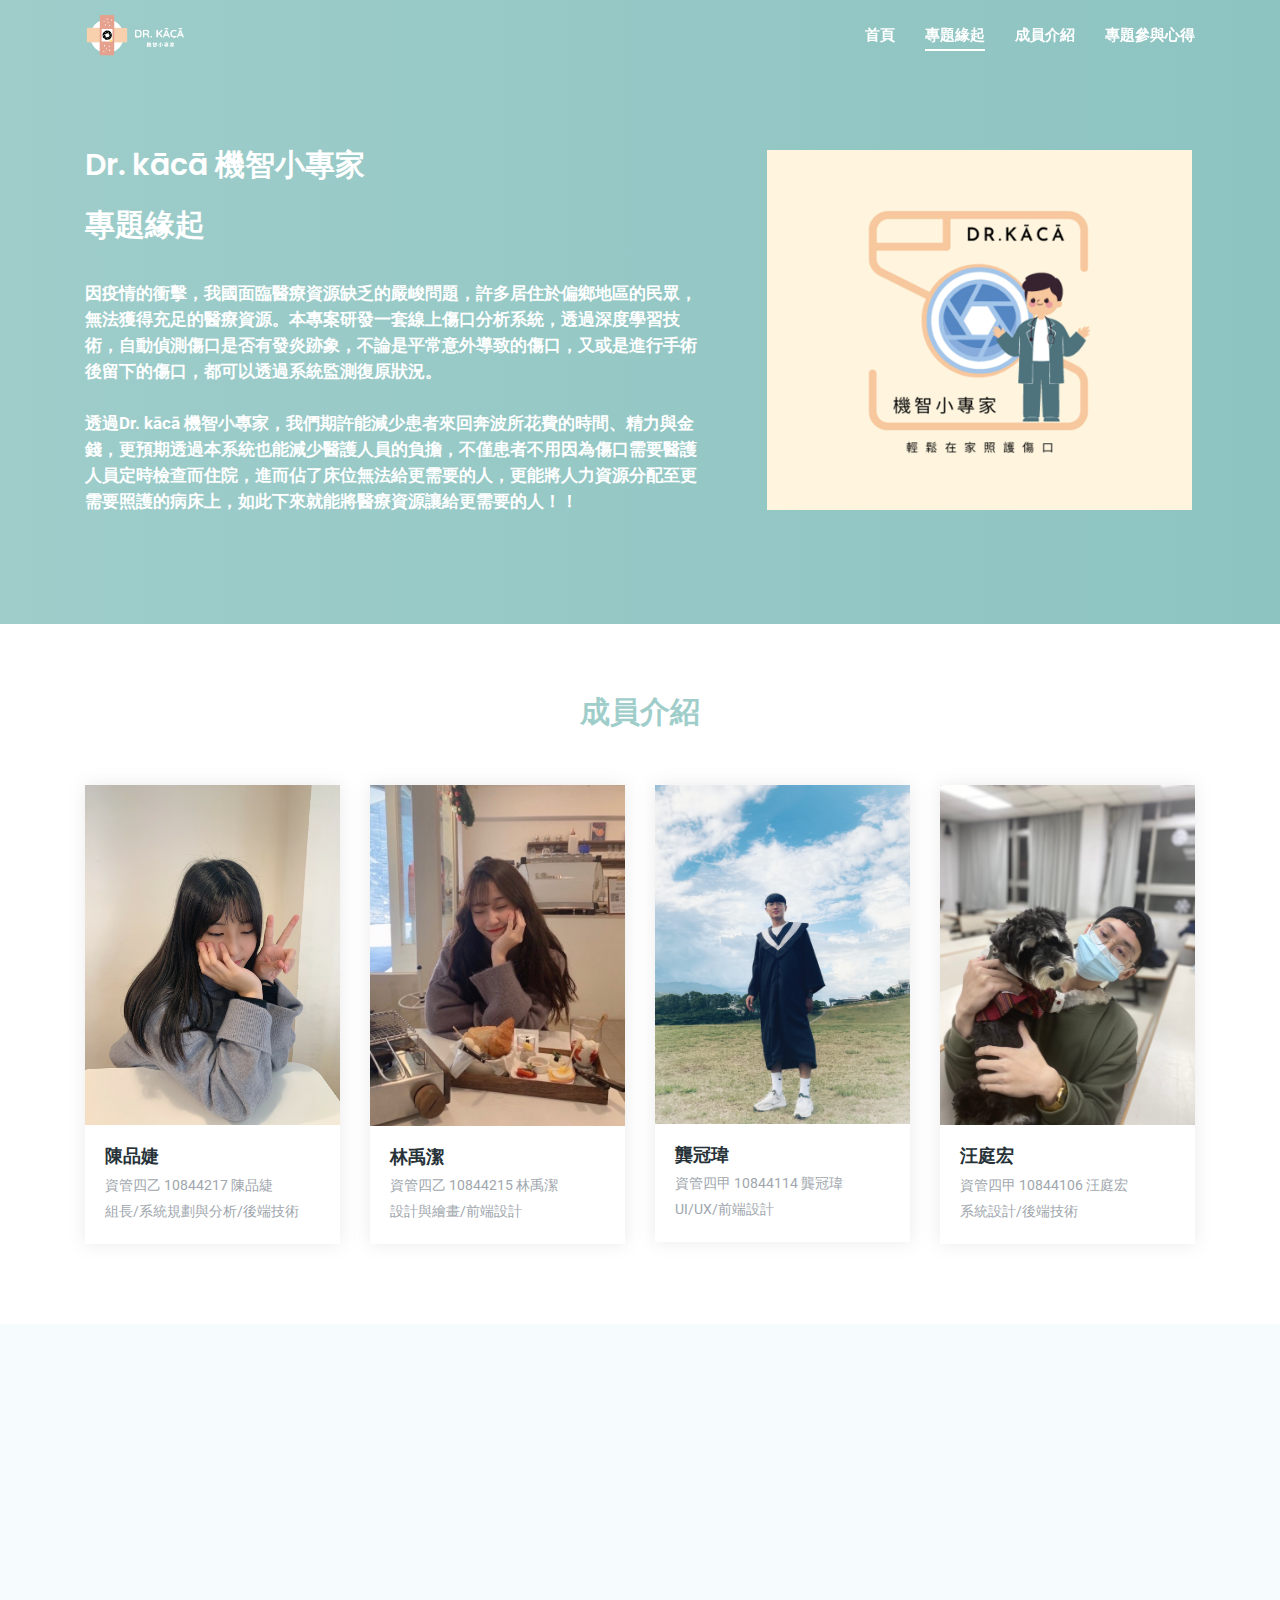
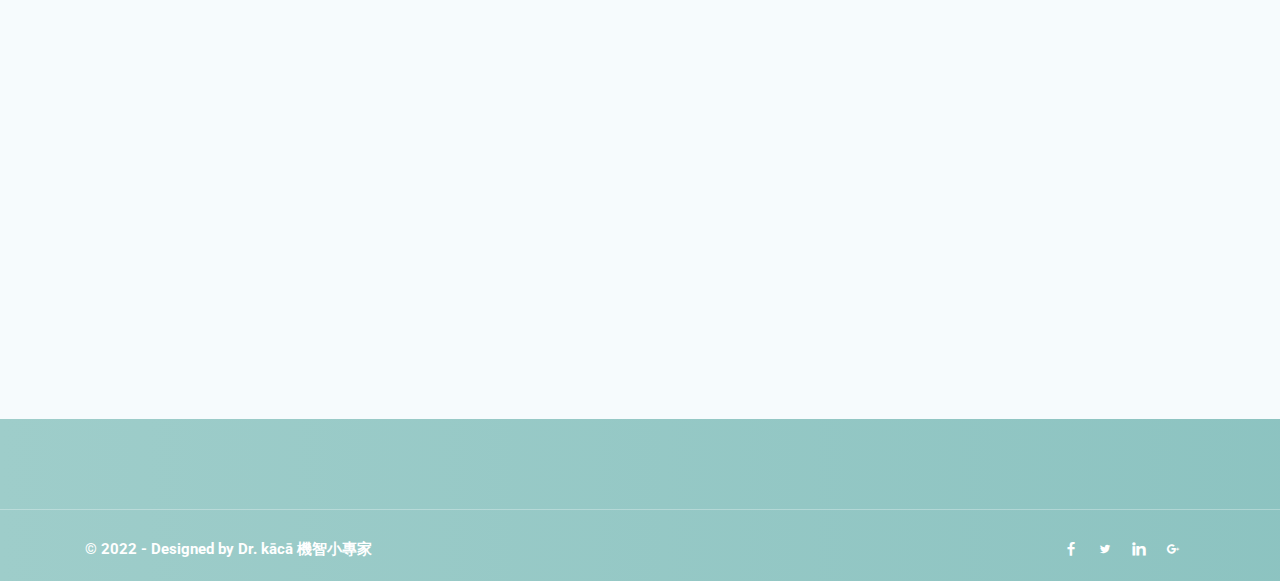
<file: team.html>
<!DOCTYPE html>
<html lang="en">
  <head>
    <!-- Required meta tags -->
    <meta charset="utf-8">
    <meta name="viewport" content="width=device-width, initial-scale=1, shrink-to-fit=no">
    <meta name="keywords" content="Bootstrap, Landing page, Template, Registration, Landing">
    <meta name="viewport" content="width=device-width, initial-scale=1, maximum-scale=1">
    <meta name="author" content="Grayrids">
    <title>team</title>

    <!-- Bootstrap CSS -->
    <link rel="stylesheet" href="css/bootstrap.min.css">
    <link rel="stylesheet" href="css/line-icons.css">
    <link rel="stylesheet" href="css/owl.carousel.css">
    <link rel="stylesheet" href="css/owl.theme.css">
    <link rel="stylesheet" href="css/animate.css">
    <link rel="stylesheet" href="css/magnific-popup.css">
    <link rel="stylesheet" href="css/nivo-lightbox.css">
    <link rel="stylesheet" href="css/main.css">    
    <link rel="stylesheet" href="css/responsive.css">
  </head>
  
  <body>
    <header id="home" class="hero-area-2">
      <div class="overlay"></div>
      <!-- Menu Section Start -->
      <nav class="navbar navbar-expand-md bg-inverse fixed-top scrolling-navbar">
        <div class="container">
          <a href="index.html" class="navbar-brand"><img src="img/logo.png" alt="" style="width: 100px;"></a>  
          <button class="navbar-toggler" type="button" data-toggle="collapse" data-target="#navbarCollapse" aria-controls="navbarCollapse" aria-expanded="false" aria-label="Toggle navigation">
            <i class="lni-menu"></i>
          </button>
          <div class="collapse navbar-collapse" id="navbarCollapse">
            <ul class="navbar-nav mr-auto w-100 justify-content-end">
              <li class="nav-item">
                <a class="nav-link page-scroll" href="index.html">首頁</a>
              </li>
              <li class="nav-item">
                <a class="nav-link page-scroll" href="#home">專題緣起</a>
              </li>
              <li class="nav-item">
                <a class="nav-link page-scroll" href="#team">成員介紹</a>
              </li>
              <li class="nav-item">
                <a class="nav-link page-scroll" href="#testimonial">專題參與心得</a>
              </li>
            </ul>
          </div>
        </div>
      </nav>
      <!-- Menu Section End -->

      <!-- Intro Section Start -->
      <div class="container" style="margin-top: -25px; width: 900px; margin-bottom: -30px;">      
        <div class="row space-100">
          <div class="col-lg-7 col-md-12 col-xs-12">
            <div class="contents">
              <h2 style="font-size: 30px; margin-left: -120px;">Dr. kācā 機智小專家 <br> 專題緣起</h2>
              <p style="font-size: 17px; margin-left: -120px; font-weight: bold;">因疫情的衝擊，我國面臨醫療資源缺乏的嚴峻問題，許多居住於偏鄉地區的民眾，無法獲得充足的醫療資源。本專案研發一套線上傷口分析系統，透過深度學習技術，自動偵測傷口是否有發炎跡象，不論是平常意外導致的傷口，又或是進行手術後留下的傷口，都可以透過系統監測復原狀況。<br><br>
                 透過Dr. kācā 機智小專家，我們期許能減少患者來回奔波所花費的時間、精力與金錢，更預期透過本系統也能減少醫護人員的負擔，不僅患者不用因為傷口需要醫護人員定時檢查而住院，進而佔了床位無法給更需要的人，更能將人力資源分配至更需要照護的病床上，如此下來就能將醫療資源讓給更需要的人！！ </p>
              <!-- <div class="header-button">
                <a href="#" class="btn btn-border-filled">Learn More</a>
                <a href="#" class="btn btn-border">Get Started</a>
              </div> -->
            </div>
          </div>

          <div class="col-lg-5 col-md-12 col-xs-12">
            <div class="intro-img">
              <img src="img/圖片1.png" alt="">
            </div>            
          </div>
        </div> 
      </div>
      <!-- Intro Section End -->
    </header>

    <!-- Team section Start -->
    <section id="team" class="section">
      <div class="container">
        <div class="section-header">   
          <!-- <p class="btn btn-subtitle wow fadeInDown" data-wow-delay="0.2s">Team</p>        -->
          <h2 class="section-title wow fadeIn" data-wow-delay="0.2s">成員介紹</h2>
        </div>
        <div class="row">
          <div class="col-lg-3 col-md-6 col-xs-12">
            <div class="single-team wow fadeInUp" data-wow-delay="0.2s">
              <div class="team-thumb">
                <img src="img/team/team1.jpg" alt="">
                <ul class="social-list">
                  <li class="facebook"><a href="#"><i class="lni-facebook-filled"></i></a></li>
                  <li class="twitter"><a href="#"><i class="lni-twitter-filled"></i></a></li>
                  <li class="google-plus"><a href="#"><i class="lni-google-plus"></i></a></li>
                  <li class="linkedin"><a href="#"><i class="lni-linkedin-fill"></i></a></li>
                </ul>
              </div>
              <div class="team-details">
                <div class="team-inner">
                  <h4 class="team-title">陳品婕</h4>
                  <p>資管四乙 10844217 陳品緁</p>
                  <p>組長/系統規劃與分析/後端技術</p>
                </div>
              </div>
            </div>
          </div>
          <div class="col-lg-3 col-md-6 col-xs-12">
            <div class="single-team wow fadeInUp" data-wow-delay="0.3s">
              <div class="team-thumb">
                <img src="img/team/team2.jpg" alt="">
                <ul class="social-list">
                  <li class="facebook"><a href="#"><i class="lni-facebook-filled"></i></a></li>
                  <li class="twitter"><a href="#"><i class="lni-twitter-filled"></i></a></li>
                  <li class="google-plus"><a href="#"><i class="lni-google-plus"></i></a></li>
                  <li class="linkedin"><a href="#"><i class="lni-linkedin-fill"></i></a></li>
                </ul>
              </div>
              <div class="team-details">
                <div class="team-inner">
                  <h4 class="team-title">林禹潔</h4>
                  <p>資管四乙 10844215 林禹潔</p>
                  <p>設計與繪畫/前端設計</p>
                </div>
              </div>
            </div>
          </div>
          <div class="col-lg-3 col-md-6 col-xs-12">
            <div class="single-team wow fadeInUp" data-wow-delay="0.4s">
              <div class="team-thumb">
                <img src="img/team/team6.jpg" alt="">
                <ul class="social-list">
                  <li class="facebook"><a href="#"><i class="lni-facebook-filled"></i></a></li>
                  <li class="twitter"><a href="#"><i class="lni-twitter-filled"></i></a></li>
                  <li class="google-plus"><a href="#"><i class="lni-google-plus"></i></a></li>
                  <li class="linkedin"><a href="#"><i class="lni-linkedin-fill"></i></a></li>
                </ul>
              </div>
              <div class="team-details">
                <div class="team-inner">                  
                  <h4 class="team-title">龔冠瑋</h4>
                  <p>資管四甲 10844114 龔冠瑋</p>
                  <p>UI/UX/前端設計</p>
                </div>
              </div>
            </div>
          </div>
          <div class="col-lg-3 col-md-6 col-xs-12">
            <div class="single-team wow fadeInUp" data-wow-delay="0.5s">
              <div class="team-thumb">
                <img src="img/team/team4.jpg" alt="">
                <ul class="social-list">
                  <li class="facebook"><a href="#"><i class="lni-facebook-filled"></i></a></li>
                  <li class="twitter"><a href="#"><i class="lni-twitter-filled"></i></a></li>
                  <li class="google-plus"><a href="#"><i class="lni-google-plus"></i></a></li>
                  <li class="linkedin"><a href="#"><i class="lni-linkedin-fill"></i></a></li>
                </ul>
              </div>
              <div class="team-details">
                <div class="team-inner">
                  <h4 class="team-title">汪庭宏</h4>
                  <p>資管四甲 10844106 汪庭宏</p>
                  <p>系統設計/後端技術</p>
                </div>
              </div>
            </div>
          </div>
        </div>
      </div>
    </section>
    <!-- Team section End -->

    <!-- Testimonial Section Start -->
    <section id="testimonial" class="section">
      <div class="container">
        <div class="section-header">   
          <!-- <p class="btn btn-subtitle wow fadeInDown" data-wow-delay="0.2s">Team</p>        -->
          <h2 class="section-title wow fadeIn" data-wow-delay="0.2s">專題參與心得</h2>
        </div>
        <div class="row justify-content-center wow zoomIn" data-wow-delay="0.2s">
          <div class="col-lg-8 col-md-12 col-sm-12 col-xs-12">
            <div id="testimonials" class="touch-slider owl-carousel">
              <div class="item">
                <div class="testimonial-item">
                  <div class="author">
                    <div class="img-thumb">
                      <img src="img/testimonial/team1.png" alt="">
                    </div>
                  </div>
                  <div class="content-inner">
                    <p class="description">
                      首先，在這一年很謝謝另外三位組員的共同努力～沒有大家的共同努力，就沒有現在的我們。這一路我們遇到許多困難，但也都在大家的共同努力下一一突破，所以在這麼具挑戰性的任務中，遇到你們，是我的榮幸！在進行專題的過程中，我學習到了很多～也認識了過去從不認識的人。我覺得專題其實是給予我們一個將過去所學實際應用的過程，這一年的學習使我成長了許多，我覺得最重要的是學習到怎麼與人溝通吧！從主題到實際做出來都必須靠我們自己，如何在每個人不同的意見中，找到一個大家都能接受的平衡點！這也是我學到最多的地方～最後，謝謝這一年大家對我這個組長的包容，謝謝大家一路走來的互相支持！之後若是有機會，我希望可以繼續挑戰自己，讓自己持續成長(⁎⁍̴̛ᴗ⁍̴̛⁎)</p>
                    <div class="author-info">
                      <h2><a href="#">陳品婕</a></h2>
                      <span>組長/系統規劃與分析/後端技術</span>
                    </div>
                  </div>
                </div>
              </div>
              <div class="item">
                <div class="testimonial-item">
                  <div class="author">
                    <div class="img-thumb">
                    <img src="img/testimonial/team2.png" alt="">
                    </div>
                  </div>
                  <div class="content-inner">
                    <p class="description">
                      這次的專題我覺得好有趣的地方在於我們的專案算是很創新的，順應著趨勢人們越來越注重保健這部分，而我認為我們的專案還有很多的發展空間，而且很有未來趨勢。從一開始大家討論主題時猶豫不決，到最後大家一起努力完成自己的目標，這些經歷還歷歷在目，我相信就算過了很久很久我也會記得這次專題的難得可貴的過程。這次的專題組員都很厲害，對於自己擅長的領域都很盡心盡力的去負責，不管是前端還是後端我都覺得我們做得很用心，很高興有這個緣分跟大家一起當共事的團隊，彼此在團隊中互相討論並且合作，大家都成長的很多。希望在未來我們能夠更加精進並且將從中獲得的知識不斷累積運用，在相關的領域能有卓越的表現。</p>
                    <div class="author-info">
                      <h2><a href="#">林禹潔</a></h2>
                      <span>設計與繪畫/前端設計</span>
                    </div>
                  </div>
                </div>
              </div>
              <div class="item">
                <div class="testimonial-item">
                  <div class="author">
                    <div class="img-thumb">
                    <img src="img/testimonial/team3.png" alt="">
                    </div>
                  </div>
                  <div class="content-inner">
                    <p class="description">首先，我要感謝我的組員，從決定主題到最後完成專題Demo，經過一整年下來，程式一開始的開發可以說相當的艱辛，在我們不斷的努力和嘗試 ，以及教授帶著我們之下，才有這一次專題的成果，這一次也讓我對組員有相當大的認識，他們認真的態度以及對工作的完成有相當的執著，以及找有效尋找資料都讓我們這感到敬佩，經過這次的學習我對介面的設計開發，程式的撰寫以及最後的整合都有了解與認識 ，這跟學校學到理論相當不同，專題是把所學的理論實現出來，當最後看著成果出來成功將傷口分析網頁系統出 那時的成就感常讓我們非常興奮!上台報告以及上台之前的準備及如何操作，讓我們學習不少如何將專題成果表達給其他人，和如何讓一個team順利的工作，這是一般課程學習不到的。
                      </p>
                    <div class="author-info">
                      <h2><a href="#">龔冠瑋</a></h2>
                      <span>UI/UX/前端設計</span>
                    </div>
                  </div>
                </div>
              </div>
              <div class="item">
                <div class="testimonial-item">
                  <div class="author">
                    <div class="img-thumb">
                      <img src="img/testimonial/team4.png" alt="">
                    </div>
                  </div>
                  <div class="content-inner">
                    <p class="description">回顧過去一年的時間，從構思初期專案架構，到實際建置整體系統，於過程中我學習到許多不同領域的知識及其技術，內容包含機器學習背後的運作原理、TensorFlow的程式編譯方式、資料增強的運用方法、No SQL的建置模式等。 雖然在製作專案的過程非常艱辛，有時花費在debug或者是調整圖像辨識的精確率上，一晃眼就是1、2個禮拜的時間起跳，但是一路披荊斬棘，最終得以達成目標是相當有成就感的，在此特別感謝廖秀莉老師在專案遇到瓶頸時，能夠及時從旁提供協助。擁有解決問題的能力在專題研究中扮演著是相當重要的，基於這樣的初衷與想法，我們才能夠團結完成此項專案，並且將Dr. kācā 機智小專家以最為完整的形式進行呈現。</p>
                    <div class="author-info">
                      <h2><a href="#">汪庭宏</a></h2>
                      <span>系統設計/後端技術</span>
                    </div>
                  </div>
                </div>
              </div>
            </div>
          </div>
        </div>
      </div>
    </section>
    <!-- Testimonial Section End -->

    <!-- Footer Section Start -->
    <footer>
      <!-- Footer Area Start -->
      <section class="footer-Content">
        <!-- Copyright Start  -->
        <div class="copyright">
          <div class="container">
            <div class="row">
              <div class="col-md-12">
                <div class="site-info float-left">
                  <h6 style="font-size: 15px; margin-top: 15px; font-weight: bold;">&copy; 2022 - Designed by Dr. kācā 機智小專家<a href="" rel="nofollow"></a></h6>
                </div>              
                <div class="float-right">  
                  <ul class="footer-social" style="font-size: 20px; margin-top: 8px;">
                    <li><a class="facebook" href="#"><i class="lni-facebook-filled"></i></a></li>
                    <li><a class="twitter" href="#"><i class="lni-twitter-filled"></i></a></li>
                    <li><a class="linkedin" href="#"><i class="lni-linkedin-fill"></i></a></li>
                    <li><a class="google-plus" href="#"><i class="lni-google-plus"></i></a></li>
                  </ul> 
                </div>
              </div>
            </div>
          </div>
        </div>
        <!-- Copyright End -->
      </section>
      <!-- Footer area End -->
      
    </footer>
    <!-- Footer Section End -->

    <!-- Go To Top Link -->
    <a href="#" class="back-to-top">
      <i class="lni-chevron-up"></i>
    </a> 

    <!-- Preloader -->
    <div id="preloader">
      <div class="loader" id="loader-1"></div>
    </div>
    <!-- End Preloader -->

    <!-- jQuery first, then Tether, then Bootstrap JS. -->
    <script src="js/jquery-min.js"></script>
    <script src="js/popper.min.js"></script>
    <script src="js/bootstrap.min.js"></script>
    <script src="js/owl.carousel.js"></script> 
    <script src="js/jquery.mixitup.js"></script>       
    <script src="js/jquery.nav.js"></script>    
    <script src="js/scrolling-nav.js"></script>    
    <script src="js/jquery.easing.min.js"></script>     
    <script src="js/wow.js"></script>   
    <script src="js/jquery.counterup.min.js"></script>     
    <script src="js/nivo-lightbox.js"></script>     
    <script src="js/jquery.magnific-popup.min.js"></script>     
    <script src="js/waypoints.min.js"></script>      
    <!-- <script src="js/form-validator.min.js"></script> -->
    <!-- <script src="js/contact-form-script.js"></script>    -->
    <script src="js/main.js"></script>
    
  </body>
</html>
</file>
<file: css/responsive.css>
@media (min-width: 768px) and (max-width: 1024px) {
  .section {
    padding: 60px 0 45px;
  }
  .section-header .section-title {
    font-size: 22px;
  }
  .block-title {
    font-size: 16px;
  }
  #hero-area .contents {
    padding: 90px 0 20px;
  }
  .hero-area-2 .contents h2 {
    font-size: 30px;
    line-height: 36px;
  }
  .btn-trial {
    padding: 5px 9px;
    margin-left: 18px;
    font-size: 13px;
    text-transform: capitalize;
    margin-top: 5px;
  }
  .intro-img {
    padding: 90px 0;
  }
  .contents .head-title {
    font-size: 30px !important;
    line-height: 42px;
  }
  .navbar-expand-md .navbar-nav .nav-link {
    padding: 12px 5px;
    font-size: 13px;
    margin-left: 15px;
  }
  #carousel-area .carousel-item .carousel-caption h2 {
    font-size: 22px;
  }
  #carousel-area .carousel-agency .carousel-caption h2 {
    font-size: 40px;
    line-height: 48px;
  }
  .text-wrapper h3 {
    font-size: 24px;
  }
  #download .download-wrapper {
    padding: 0;
  }
  #download .download-wrapper .download-text h4 {
    font-size: 22px;
  }
  #blog .blog-item-wrapper {
    margin-bottom: 30px;
  }
  #blog .blog-item-text h3 {
    font-size: 14px;
  }
  #download .btn {
    margin: 20px 5px;
  }
  #counter .counter-text h3 {
    font-size: 20px;
  }
  #counter .counter-box {
    padding: 15px 20px;
  }
  #counter .counter-box p {
    font-size: 16px;
  }
  #counter .counter-box p {
    font-size: 14px;
  }
  #counter .counter-box h3 {
    font-size: 40px;
  }
  .back-to-top {
    bottom: 55px;
  }
}

/* only small tablets */
@media (min-width: 768px) and (max-width: 991px) {
  .navbar-brand img {
    width: 80px;
  }
  .navbar-expand-md .navbar-nav .nav-link {
    padding: 8px 5px;
    margin-left: 5px;
  }
  .hero-area .contents {
    padding: 100px 0 20px;
  }
  .hero-area-2 .contents h2 {
    line-height: 42px;
    font-size: 26px;
  }
  .hero-area-2 .contents {
    padding-bottom: 0px;
  }
  .hero-area-2 .intro-img {
    padding: 20px 0px 0px;
  }
  .intro-img {
    padding: 0;
  }
  .btn-trial {
    padding: 4px 8px;
    margin-left: 18px;
    font-size: 12px;
    text-transform: capitalize;
    margin-top: 6px;
  }
  #features-two .img-thumb {
    margin: 30px 0;
  }
  .text-wrapper h3 {
    font-size: 18px;
  }
  .pricing-table .price {
    padding: 15px;
  }
  #download .download-wrapper .download-text h4 {
    font-size: 18px;
  }
  #download .btn {
    margin: 12px 0px 0px 0px;
    padding: 5px 15px;
    font-size: 12px;
  }
  .single-team {
    margin-bottom: 30px;
  }
  .widget {
    margin-top: 30px;
  }
  #counter .counter-box h3 {
    font-size: 40px;
  }
  .contact-info_area {
    margin-top: 15px;
  }
  #about .about-content {
    margin-top: 20px;
  }
  #carousel-screen {
    width: 100% !important;
  }
  .back-to-top {
    bottom: 55px;
  }
}

@media only screen and (max-width: 767px) {
  .section {
    padding: 60px 0 45px;
  }
  .hero-area .contents {
    padding: 100px 0 20px;
  }
  .hero-area .contents h2 {
    font-size: 22px;
    line-height: 30px;
    margin-bottom: 15px;
  }
  .hero-area-2 .contents h2 {
    font-size: 24px;
    line-height: 36px;
  }
  .hero-area-2 .contents {
    padding-bottom: 0px;
  }
  .hero-area-2 .intro-img {
    padding: 20px 0px 0px;
  }
  .hero-area .intro-img {
    padding: 60px 0 0;
  }
  .navbar {
    padding: 0;
  }
  .bg-inverse {
    background: #191c1e;
  }
  .navbar-expand-md .navbar-brand,
  .navbar-expand-md .navbar-toggler {
    margin: 6px 15px;
  }
  .navbar-expand-md .navbar-nav {
    margin-bottom: 10px;
  }
  .navbar-expand-md .navbar-nav .nav-link {
    padding: 10px 0px;
    text-align: left;
    margin-left: 20px;
    margin-right: 20px;
  }
  .btn-trial {
    display: none;
  }
  .hero-area-2 .contents {
    padding: 10px 0 10px;
  }
  .hero-area-2 .contents .btn {
    margin-top: 20px;
  }
  #carousel-area .carousel-item .carousel-caption {
    top: 30%;
  }
  #carousel-area .carousel-item .carousel-caption h2 {
    font-size: 16px;
    line-height: 32px;
  }
  #carousel-area .carousel-agency .carousel-caption h2 {
    line-height: 30px;
  }
  #carousel-area .carousel-item .carousel-caption .btn {
    margin: 8px 5px;
    padding: 7px 16px;
    text-transform: capitalize;
    font-size: 14px;
  }
  .section-header .section-title {
    font-size: 22px;
  }
  #features-two .img-thumb {
    margin: 30px 0;
  }
  .text-wrapper h3 {
    font-size: 18px;
  }
  #blog .blog-item-wrapper {
    margin-bottom: 30px;
  }
  .pricing-tables .pricing-table {
    margin-bottom: 30px;
  }
  .counters .facts-item {
    margin-bottom: 30px;
  }
  .single-team {
    margin-bottom: 30px;
  }
  .single-feature {
    margin-bottom: 30px;
  }
  .widget {
    margin-top: 30px;
  }
  .video-promo .video-promo-content h2 {
    font-size: 20px;
  }
  .controls a {
    padding: 8px 16px;
  }
  .offer-area h2 {
    font-size: 20px;
    line-height: 30px;
  }
  .contact-info_area {
    margin-top: 15px;
  }
  .pricing-table {
    margin-bottom: 30px;
  }
  .text-wrapper {
    margin-bottom: 15px;
  }
  #download {
    padding: 60px 0 30px;
  }
  #download .download-wrapper {
    padding: 50px 0;
  }
  #download .download-wrapper .download-text h4 {
    font-size: 24px;
  }
  #contact h2 {
    font-size: 18px;
  }
  #about .about-content {
    margin-top: 20px;
  }
  #carousel-screen {
    width: 100% !important;
  }
  .back-to-top {
    bottom: 55px;
  }
}

@media (min-width: 320px) and (max-width: 480px) {
  .section {
    padding: 60px 0 45px;
  }
  .section-header {
    margin-bottom: 30px;
  }
  .navbar {
    padding: 0;
  }
  .bg-inverse {
    background: #191c1e;
  }
  .navbar-expand-md .navbar-brand,
  .navbar-expand-md .navbar-toggler {
    margin: 6px 15px;
  }
  .navbar-expand-md .navbar-nav {
    margin-bottom: 10px;
  }
  .navbar-expand-md .navbar-nav .nav-link {
    padding: 10px 0px;
    text-align: left;
    margin-left: 20px;
    margin-right: 20px;
  }
  .btn-trial {
    display: none;
  }
  .section-header .section-title {
    font-size: 20px;
    line-height: 30px;
  }
  .contents .head-title {
    font-size: 20px !important;
    line-height: 30px;
  }
  .hero-area .contents {
    padding: 100px 0 20px;
  }
  .hero-area .contents .btn {
    margin-right: 5px;
    padding: 7px 20px;
    margin-top: 20px;
  }
  .hero-area-2 .contents {
    padding: 100px 0 10px;
  }
  .hero-area-2 .contents .btn {
    margin-top: 20px;
  }
  .intro-img {
    padding: 0;
  }
  #carousel-area .carousel-item .carousel-caption {
    top: 30%;
  }
  #carousel-area .carousel-item .carousel-caption h2 {
    font-size: 15px;
    line-height: 22px;
  }
  #carousel-area .carousel-item .carousel-caption .btn {
    margin: 8px 5px;
    padding: 7px 16px;
    text-transform: capitalize;
    font-size: 14px;
  }
  #carousel-area .carousel-control-next i, #carousel-area .carousel-control-prev i {
    background: transparent !important;
  }
  #carousel-area .carousel-control-next i:hover, #carousel-area .carousel-control-prev i:hover {
    background: transparent !important;
    border: none !important;
  }
  #carousel-area .carousel-control-next i, #carousel-area .carousel-control-prev i {
    color: #fff;
  }
  #carousel-area .carousel-control-prev {
    left: 0%;
  }
  #carousel-area .carousel-control-next {
    right: 0%;
  }
  #features .nav-tabs {
    margin-top: -40px;
  }
  #features .nav .nav-item .nav-link {
    font-size: 12px;
  }
  #features .nav .nav-item .nav-link i {
    font-size: 20px;
  }
  #counter .counter-text h3 {
    font-size: 18px;
  }
  #features-two .img-thumb {
    margin: 30px 0;
  }
  #about .about-content h3 {
    font-size: 22px;
  }
  .text-wrapper h3 {
    font-size: 18px;
  }
  .testimonial-item {
    padding: 10px;
  }
  .text-right {
    text-align: left !important;
  }
  .pricing-tables .pricing-table {
    margin-bottom: 30px;
  }
  .subscribe-form .sub-title h3 {
    font-size: 20px;
  }
  .subscribe-form .form-wrapper .form-control {
    padding: 20px 16px;
    font-size: 14px;
  }
  .subscribe-form .form-wrapper .btn-search {
    width: 115px;
    font-size: 11px;
  }
  #download .download-wrapper {
    padding: 30px 20px;
  }
  #download .download-wrapper h4 {
    font-size: 14px;
  }
  #blog .blog-item-wrapper {
    margin-bottom: 30px;
  }
  #blog .blog-item-text h3 a {
    font-size: 16px;
  }
  #contact .contact-block {
    padding: 30px 15px;
  }
  .single-team {
    margin-bottom: 30px;
  }
  .single-feature {
    margin-bottom: 30px;
  }
  .copyright p {
    line-height: 26px;
  }
  .widget {
    margin-top: 30px;
  }
  .video-promo .video-promo-content h2 {
    font-size: 20px;
  }
  .controls a {
    padding: 8px 16px;
    margin-bottom: 5px;
  }
  .offer-area h2 {
    font-size: 20px;
    line-height: 30px;
  }
  #contact h2 {
    font-size: 18px;
  }
  #about .about-content {
    margin-top: 20px;
  }
  .about-img {
    margin-bottom: 30px;
  }
  .footer-social li {
    margin-right: 8px;
  }
  #carousel-screen {
    width: 100% !important;
  }
  #screenshots {
    padding-bottom: 60px !important;
  }
  .back-to-top {
    bottom: 55px;
  }
}
</file>
<file: css/line-icons.css>
@font-face {
  font-family: 'LineIcons';
  src:  url('../fonts/LineIcons.eot?ibaccn');
  src:  url('../fonts/LineIcons.eot?ibaccn#iefix') format('embedded-opentype'),
    url('../fonts/LineIcons.ttf?ibaccn') format('truetype'),
    url('../fonts/LineIcons.woff?ibaccn') format('woff'),
    url('../fonts/LineIcons.svg?ibaccn#LineIcons') format('svg');
  font-weight: normal;
  font-style: normal;
}

[class^="lni-"], [class*=" lni-"] {
  /* use !important to prevent issues with browser extensions that change fonts */
  font-family: 'LineIcons' !important;
  speak: none;
  font-style: normal;
  font-weight: normal;
  font-variant: normal;
  text-transform: none;
  line-height: 1;

  /* Better Font Rendering =========== */
  -webkit-font-smoothing: antialiased;
  -moz-osx-font-smoothing: grayscale;
}

.lni-add-files:before {
  content: "\e900";
}
.lni-agenda:before {
  content: "\e901";
}
.lni-alarm-clock:before {
  content: "\e902";
}
.lni-alarm:before {
  content: "\e903";
}
.lni-amazon:before {
  content: "\e904";
}
.lni-amex:before {
  content: "\e905";
}
.lni-anchor:before {
  content: "\e906";
}
.lni-android:before {
  content: "\e907";
}
.lni-angle-double-down:before {
  content: "\e908";
}
.lni-angle-double-left:before {
  content: "\e909";
}
.lni-angle-double-right:before {
  content: "\e90a";
}
.lni-angle-double-up:before {
  content: "\e90b";
}
.lni-apartment:before {
  content: "\e90c";
}
.lni-apple:before {
  content: "\e90d";
}
.lni-archive:before {
  content: "\e90e";
}
.lni-arrow-down-circle:before {
  content: "\e90f";
}
.lni-arrow-down:before {
  content: "\e910";
}
.lni-arrow-left-circle:before {
  content: "\e911";
}
.lni-arrow-left:before {
  content: "\e912";
}
.lni-arrow-right-circle:before {
  content: "\e913";
}
.lni-arrow-right:before {
  content: "\e914";
}
.lni-arrow-top-left:before {
  content: "\e915";
}
.lni-arrow-top-right:before {
  content: "\e916";
}
.lni-arrow-up-circle:before {
  content: "\e917";
}
.lni-arrow-up:before {
  content: "\e918";
}
.lni-arrows-horizontal:before {
  content: "\e919";
}
.lni-arrows-vertical:before {
  content: "\e91a";
}
.lni-ban:before {
  content: "\e91b";
}
.lni-bar-chart:before {
  content: "\e91c";
}
.lni-basketball:before {
  content: "\e91d";
}
.lni-behance:before {
  content: "\e91e";
}
.lni-bi-cycle:before {
  content: "\e91f";
}
.lni-bitbucket:before {
  content: "\e920";
}
.lni-bitcoin:before {
  content: "\e921";
}
.lni-blackboard:before {
  content: "\e922";
}
.lni-bluetooth:before {
  content: "\e923";
}
.lni-bold:before {
  content: "\e924";
}
.lni-bolt-alt:before {
  content: "\e925";
}
.lni-bolt:before {
  content: "\e926";
}
.lni-book:before {
  content: "\e927";
}
.lni-bookmark-alt:before {
  content: "\e928";
}
.lni-bookmark:before {
  content: "\e929";
}
.lni-briefcase:before {
  content: "\e92a";
}
.lni-brush-alt:before {
  content: "\e92b";
}
.lni-brush:before {
  content: "\e92c";
}
.lni-bubble:before {
  content: "\e92d";
}
.lni-bug:before {
  content: "\e92e";
}
.lni-bulb:before {
  content: "\e92f";
}
.lni-bullhorn:before {
  content: "\e930";
}
.lni-bus:before {
  content: "\e931";
}
.lni-calendar:before {
  content: "\e932";
}
.lni-camera:before {
  content: "\e933";
}
.lni-car:before {
  content: "\e934";
}
.lni-cart-full:before {
  content: "\e935";
}
.lni-cart:before {
  content: "\e936";
}
.lni-check-box:before {
  content: "\e937";
}
.lni-check-mark-circle:before {
  content: "\e938";
}
.lni-chevron-down-circle:before {
  content: "\e939";
}
.lni-chevron-down:before {
  content: "\e93a";
}
.lni-chevron-left-circle:before {
  content: "\e93b";
}
.lni-chevron-left:before {
  content: "\e93c";
}
.lni-chevron-right-circle:before {
  content: "\e93d";
}
.lni-chevron-right:before {
  content: "\e93e";
}
.lni-chevron-up-circle:before {
  content: "\e93f";
}
.lni-chevron-up:before {
  content: "\e940";
}
.lni-chrome:before {
  content: "\e941";
}
.lni-circle-minus:before {
  content: "\e942";
}
.lni-clipboard:before {
  content: "\e943";
}
.lni-close:before {
  content: "\e944";
}
.lni-cloud-check:before {
  content: "\e945";
}
.lni-cloud-download:before {
  content: "\e946";
}
.lni-cloud-sync:before {
  content: "\e947";
}
.lni-cloud-upload:before {
  content: "\e948";
}
.lni-cloud:before {
  content: "\e949";
}
.lni-code:before {
  content: "\e94a";
}
.lni-coffee-cup:before {
  content: "\e94b";
}
.lni-cog:before {
  content: "\e94c";
}
.lni-color-pallet:before {
  content: "\e94d";
}
.lni-comment-reply-alt:before {
  content: "\e94e";
}
.lni-comments-alt:before {
  content: "\e94f";
}
.lni-comments:before {
  content: "\e950";
}
.lni-construction:before {
  content: "\e951";
}
.lni-control-panel:before {
  content: "\e952";
}
.lni-crop:before {
  content: "\e953";
}
.lni-cross-circle:before {
  content: "\e954";
}
.lni-crown:before {
  content: "\e955";
}
.lni-css3:before {
  content: "\e956";
}
.lni-cup:before {
  content: "\e957";
}
.lni-cut:before {
  content: "\e958";
}
.lni-dashboard:before {
  content: "\e959";
}
.lni-database:before {
  content: "\e95a";
}
.lni-dinner:before {
  content: "\e95b";
}
.lni-direction-alt:before {
  content: "\e95c";
}
.lni-direction-ltr:before {
  content: "\e95d";
}
.lni-direction-rtl:before {
  content: "\e95e";
}
.lni-direction:before {
  content: "\e95f";
}
.lni-display:before {
  content: "\e960";
}
.lni-download:before {
  content: "\e961";
}
.lni-drop:before {
  content: "\e962";
}
.lni-dropbox:before {
  content: "\e963";
}
.lni-drupal:before {
  content: "\e964";
}
.lni-emoji-neutral:before {
  content: "\e965";
}
.lni-emoji-sad:before {
  content: "\e966";
}
.lni-emoji-smile:before {
  content: "\e967";
}
.lni-empty-file:before {
  content: "\e968";
}
.lni-enter:before {
  content: "\e969";
}
.lni-envelope:before {
  content: "\e96a";
}
.lni-eraser:before {
  content: "\e96b";
}
.lni-exit-down:before {
  content: "\e96c";
}
.lni-exit-up:before {
  content: "\e96d";
}
.lni-exit:before {
  content: "\e96e";
}
.lni-eye:before {
  content: "\e96f";
}
.lni-facebook-filled:before {
  content: "\e970";
}
.lni-facebook:before {
  content: "\e971";
}
.lni-files:before {
  content: "\e972";
}
.lni-film-play:before {
  content: "\e973";
}
.lni-firefox:before {
  content: "\e974";
}
.lni-flag-alt:before {
  content: "\e975";
}
.lni-flag-cubic:before {
  content: "\e976";
}
.lni-flag:before {
  content: "\e977";
}
.lni-folder:before {
  content: "\e978";
}
.lni-frame-contract:before {
  content: "\e979";
}
.lni-frame-expand:before {
  content: "\e97a";
}
.lni-full-screen:before {
  content: "\e97b";
}
.lni-funnel:before {
  content: "\e97c";
}
.lni-gallery:before {
  content: "\e97d";
}
.lni-game:before {
  content: "\e97e";
}
.lni-gift:before {
  content: "\e97f";
}
.lni-git:before {
  content: "\e980";
}
.lni-github:before {
  content: "\e981";
}
.lni-google-plus:before {
  content: "\e982";
}
.lni-graduation:before {
  content: "\e983";
}
.lni-grid-alt:before {
  content: "\e984";
}
.lni-grid:before {
  content: "\e985";
}
.lni-hammer:before {
  content: "\e986";
}
.lni-hand:before {
  content: "\e987";
}
.lni-harddrive:before {
  content: "\e988";
}
.lni-headphone-alt:before {
  content: "\e989";
}
.lni-headphone:before {
  content: "\e98a";
}
.lni-heart-filled:before {
  content: "\e98b";
}
.lni-heart-pulse:before {
  content: "\e98c";
}
.lni-heart:before {
  content: "\e98d";
}
.lni-help:before {
  content: "\e98e";
}
.lni-highlight-alt:before {
  content: "\e98f";
}
.lni-highlight:before {
  content: "\e990";
}
.lni-hmage:before {
  content: "\e991";
}
.lni-hobile:before {
  content: "\e992";
}
.lni-home:before {
  content: "\e993";
}
.lni-hourglass:before {
  content: "\e994";
}
.lni-html5:before {
  content: "\e995";
}
.lni-inbox:before {
  content: "\e996";
}
.lni-indent-decrease:before {
  content: "\e997";
}
.lni-indent-increase:before {
  content: "\e998";
}
.lni-Infinite:before {
  content: "\e999";
}
.lni-information:before {
  content: "\e99a";
}
.lni-instagram-filled:before {
  content: "\e99b";
}
.lni-instagram:before {
  content: "\e99c";
}
.lni-italic:before {
  content: "\e99d";
}
.lni-joomla:before {
  content: "\e99e";
}
.lni-key:before {
  content: "\e99f";
}
.lni-keyboard:before {
  content: "\e9a0";
}
.lni-laptop-phone:before {
  content: "\e9a1";
}
.lni-laptop:before {
  content: "\e9a2";
}
.lni-layers:before {
  content: "\e9a3";
}
.lni-layout:before {
  content: "\e9a4";
}
.lni-leaf:before {
  content: "\e9a5";
}
.lni-licencse:before {
  content: "\e9a6";
}
.lni-line-dashed:before {
  content: "\e9a7";
}
.lni-line-dotted:before {
  content: "\e9a8";
}
.lni-line-double:before {
  content: "\e9a9";
}
.lni-line-spacing:before {
  content: "\e9aa";
}
.lni-link:before {
  content: "\e9ab";
}
.lni-linkedin-fill:before {
  content: "\e9ac";
}
.lni-linkedin:before {
  content: "\e9ad";
}
.lni-list:before {
  content: "\e9ae";
}
.lni-lock:before {
  content: "\e9af";
}
.lni-magnet:before {
  content: "\e9b0";
}
.lni-magnifier:before {
  content: "\e9b1";
}
.lni-map-marker:before {
  content: "\e9b2";
}
.lni-map:before {
  content: "\e9b3";
}
.lni-mastercard:before {
  content: "\e9b4";
}
.lni-medall-alt:before {
  content: "\e9b5";
}
.lni-medall:before {
  content: "\e9b6";
}
.lni-medium:before {
  content: "\e9b7";
}
.lni-menu-circle:before {
  content: "\e9b8";
}
.lni-menu:before {
  content: "\e9b9";
}
.lni-mic:before {
  content: "\e9ba";
}
.lni-microphone:before {
  content: "\e9bb";
}
.lni-minus:before {
  content: "\e9bc";
}
.lni-mobile:before {
  content: "\e9bd";
}
.lni-more-alt:before {
  content: "\e9be";
}
.lni-more:before {
  content: "\e9bf";
}
.lni-mouse:before {
  content: "\e9c0";
}
.lni-move:before {
  content: "\e9c1";
}
.lni-music:before {
  content: "\e9c2";
}
.lni-notepad:before {
  content: "\e9c3";
}
.lni-package:before {
  content: "\e9c4";
}
.lni-page-break:before {
  content: "\e9c5";
}
.lni-paint-bucket:before {
  content: "\e9c6";
}
.lni-paint-roller:before {
  content: "\e9c7";
}
.lni-paperclip:before {
  content: "\e9c8";
}
.lni-paypal:before {
  content: "\e9c9";
}
.lni-pencil-alt:before {
  content: "\e9ca";
}
.lni-pencil:before {
  content: "\e9cb";
}
.lni-phone-handset:before {
  content: "\e9cc";
}
.lni-phone:before {
  content: "\e9cd";
}
.lni-pie-chart:before {
  content: "\e9ce";
}
.lni-pilcrow:before {
  content: "\e9cf";
}
.lni-pin-alt:before {
  content: "\e9d0";
}
.lni-pin-corner:before {
  content: "\e9d1";
}
.lni-pin:before {
  content: "\e9d2";
}
.lni-pinterest:before {
  content: "\e9d3";
}
.lni-playstore:before {
  content: "\e9d4";
}
.lni-plug:before {
  content: "\e9d5";
}
.lni-plus:before {
  content: "\e9d6";
}
.lni-pointer-down:before {
  content: "\e9d7";
}
.lni-pointer-left:before {
  content: "\e9d8";
}
.lni-pointer-right:before {
  content: "\e9d9";
}
.lni-pointer-up:before {
  content: "\e9da";
}
.lni-pointer:before {
  content: "\e9db";
}
.lni-power-switch:before {
  content: "\e9dc";
}
.lni-printer:before {
  content: "\e9dd";
}
.lni-pulse:before {
  content: "\e9de";
}
.lni-question-circle:before {
  content: "\e9df";
}
.lni-quora:before {
  content: "\e9e0";
}
.lni-reddit:before {
  content: "\e9e1";
}
.lni-reload:before {
  content: "\e9e2";
}
.lni-reply:before {
  content: "\e9e3";
}
.lni-rocket:before {
  content: "\e9e4";
}
.lni-rss-feed:before {
  content: "\e9e5";
}
.lni-ruler-alt:before {
  content: "\e9e6";
}
.lni-ruler-pencil:before {
  content: "\e9e7";
}
.lni-ruler:before {
  content: "\e9e8";
}
.lni-save-alt:before {
  content: "\e9e9";
}
.lni-save:before {
  content: "\e9ea";
}
.lni-search:before {
  content: "\e9eb";
}
.lni-select:before {
  content: "\e9ec";
}
.lni-share-alt:before {
  content: "\e9ed";
}
.lni-share:before {
  content: "\e9ee";
}
.lni-shield:before {
  content: "\e9ef";
}
.lni-shift-left:before {
  content: "\e9f0";
}
.lni-shift-right:before {
  content: "\e9f1";
}
.lni-shortcode:before {
  content: "\e9f2";
}
.lni-signal:before {
  content: "\e9f3";
}
.lni-slice:before {
  content: "\e9f4";
}
.lni-sort-alpha-asc:before {
  content: "\e9f5";
}
.lni-sort-amount-asc:before {
  content: "\e9f6";
}
.lni-soundcloud:before {
  content: "\e9f7";
}
.lni-spellcheck:before {
  content: "\e9f8";
}
.lni-spotify:before {
  content: "\e9f9";
}
.lni-spray:before {
  content: "\e9fa";
}
.lni-stamp:before {
  content: "\e9fb";
}
.lni-star-empty:before {
  content: "\e9fc";
}
.lni-star-filled:before {
  content: "\e9fd";
}
.lni-star-half:before {
  content: "\e9fe";
}
.lni-star:before {
  content: "\e9ff";
}
.lni-stats-down:before {
  content: "\ea00";
}
.lni-stats-up:before {
  content: "\ea01";
}
.lni-strikethrough:before {
  content: "\ea02";
}
.lni-stripe:before {
  content: "\ea03";
}
.lni-support:before {
  content: "\ea04";
}
.lni-tab:before {
  content: "\ea05";
}
.lni-tag:before {
  content: "\ea06";
}
.lni-target:before {
  content: "\ea07";
}
.lni-teabag:before {
  content: "\ea08";
}
.lni-text-align-right:before {
  content: "\ea09";
}
.lni-text-align-center:before {
  content: "\ea0a";
}
.lni-text-align-justify:before {
  content: "\ea0b";
}
.lni-text-align-left:before {
  content: "\ea0c";
}
.lni-text-format-remove:before {
  content: "\ea0d";
}
.lni-text-format:before {
  content: "\ea0e";
}
.lni-text-size:before {
  content: "\ea0f";
}
.lni-thought:before {
  content: "\ea10";
}
.lni-thumbs-down:before {
  content: "\ea11";
}
.lni-thumbs-up:before {
  content: "\ea12";
}
.lni-ticket-alt:before {
  content: "\ea13";
}
.lni-ticket:before {
  content: "\ea14";
}
.lni-timer:before {
  content: "\ea15";
}
.lni-train:before {
  content: "\ea16";
}
.lni-trash:before {
  content: "\ea17";
}
.lni-tshirt:before {
  content: "\ea18";
}
.lni-twitter-filled:before {
  content: "\ea19";
}
.lni-twitter:before {
  content: "\ea1a";
}
.lni-underline:before {
  content: "\ea1b";
}
.lni-unlink:before {
  content: "\ea1c";
}
.lni-unlock:before {
  content: "\ea1d";
}
.lni-upload:before {
  content: "\ea1e";
}
.lni-user:before {
  content: "\ea1f";
}
.lni-users:before {
  content: "\ea20";
}
.lni-vector:before {
  content: "\ea21";
}
.lni-video:before {
  content: "\ea22";
}
.lni-visa:before {
  content: "\ea23";
}
.lni-volume-high:before {
  content: "\ea24";
}
.lni-volume-low:before {
  content: "\ea25";
}
.lni-volume-medium:before {
  content: "\ea26";
}
.lni-volume-mute:before {
  content: "\ea27";
}
.lni-wallet:before {
  content: "\ea28";
}
.lni-warning:before {
  content: "\ea29";
}
.lni-wheelchair:before {
  content: "\ea2a";
}
.lni-wordpress-filled:before {
  content: "\ea2b";
}
.lni-wordpress:before {
  content: "\ea2c";
}
.lni-world-alt:before {
  content: "\ea2d";
}
.lni-world:before {
  content: "\ea2e";
}
.lni-write:before {
  content: "\ea2f";
}
.lni-zip:before {
  content: "\ea30";
}
.lni-zoom-in:before {
  content: "\ea31";
}
.lni-zoom-out:before {
  content: "\ea32";
}
</file>
<file: css/main.css>
/*
Theme Name:       Proton - Bootstrap 4 Template
Author:           UIdeck
Author URI:       http://uideck.com
Text Domain:      UIdeck
Domain Path:      /languages/
*/
/*TABLE OF CONTENT */
/* CORE: */
/* ____Bootstrap */
/* ____Logo */
/* ____Icon */
/* ____Button */
/* ____Section */
/* ____Nav */
/* ____Header */
/* ____Footer */
/* MODULES: */
/* ____Carouse Slider */
/* ____Features */
/* ____Counter */
/* ____Screenshots */
/* ____Team */
/* ____Testimonial */
/* ____Download */
/* ____Subscribe */
/* ____Pricing-table */
/* ____Blog */
/* ____Contact*/
/* ==========================================================================
   IMPORT GOOGLE FONTS
   ========================================================================== */
@import url("https://fonts.googleapis.com/css?family=Poppins:400,600|Roboto");
/* ==========================================================================
   GENERAL
   ========================================================================== */
body {
  font-family: 'Roboto', sans-serif;
  color: #a0a6ad;
  font-size: 14px;
  font-weight: 400;
  background: #fff;
  overflow-x: hidden;
}

html {
  overflow-x: hidden;
}

p {
  font-size: 14px;
  color: #a0a6ad;
  line-height: 26px;
  font-family: 'Roboto', sans-serif;
  margin-bottom: 0;
}

a:hover, a:focus {
  color: #9ECDCA;
}

a {
  color: #9ECDCA;
  -webkit-transition: all 0.3s ease-in-out;
  -moz-transition: all 0.3s ease-in-out;
  -o-transition: all 0.3s ease-in-out;
  transition: all 0.3s ease-in-out;
}

h1, h2, h3, h4, h5 {
  font-family: 'Poppins', sans-serif;
  font-size: 40px;
  font-weight: 700;
  color: #191c1e;
}

ul {
  margin: 0;
  padding: 0;
}

ul li {
  list-style: none;
}

a:hover,
a:focus {
  text-decoration: none;
  outline: none;
}

a:not([href]):not([tabindex]) {
  color: #fff;
}

a:not([href]):not([tabindex]):focus, a:not([href]):not([tabindex]):hover {
  color: #fff;
}

.bg-transparent {
  background: transparent !important;
}

.bg-defult {
  background: #9ECDCA !important;
}

/* ==========================================================================
   Section Title
   ========================================================================== */
.section {
  padding: 80px 0 65px;
}

.section-header {
  color: #fff;
  margin-bottom: 50px;
  text-align: center;
  position: relative;
}

.section-header .section-title {
  font-size: 30px;
  margin-top: -10px;
  margin-bottom: -10px;
  font-weight: bolder;
  color: #9ECDCA !important;
}

/* ==========================================================================
   Buttons
   ========================================================================== */
.btn {
  font-size: 14px;
  padding: 10px 30px;
  border-radius: 30px;
  font-family: 'Poppins', sans-serif;
  letter-spacing: 1px;
  font-weight: 600;
  color: #fff;
  border: none;
  text-transform: uppercase;
  -webkit-transition: all 0.3s ease-in-out;
  -moz-transition: all 0.3s ease-in-out;
  -o-transition: all 0.3s ease-in-out;
  transition: all 0.3s ease-in-out;
  display: inline-block;
}

.btn:focus,
.btn:active {
  box-shadow: none;
  outline: none;
}

.btn-common {
  background-image: -moz-linear-gradient(0deg, #9ECDCA 0%, #138082 800%);
  background-image: -webkit-linear-gradient(0deg, #9ECDCA 0%, #138082 800%);
  background-image: -ms-linear-gradient(0deg, #9ECDCA 0%, #138082 800%);
  position: relative;
  z-index: 1;
}

.btn-common:hover {
  color: #fff;
  box-shadow: 0px 8px 9px 0px rgba(96, 94, 94, 0.17);
}

.btn-effect {
  overflow: hidden;
}

.btn-effect:after {
  content: '';
  position: absolute;
  width: 0;
  height: 100%;
  z-index: 1;
  left: 0;
  top: 0;
  background: rgba(0, 0, 0, 0.1);
  -webkit-transition: all 0.3s ease;
  -moz-transition: all 0.3s ease;
  transition: all 0.3s ease;
}

.btn-effect:hover:after {
  width: 100%;
}

.btn-border {
  border-style: solid;
  border-width: 2px;
  cursor: pointer;
  background-color: transparent;
  border-color: #9ECDCA;
  color: #9ECDCA;
}

.btn-border:hover {
  box-shadow: 0px 8px 9px 0px rgba(96, 94, 94, 0.17);
}

.btn-border-filled {
  cursor: pointer;
  background-color: #fff;
  border: 2px solid #fff;
  color: #9ECDCA;
}

.btn-border-filled:hover {
  color: #9ECDCA;
  background-color: #ffffff;
  box-shadow: 0px 8px 9px 0px rgba(96, 94, 94, 0.17);
}

.btn-lg {
  padding: 14px 33px;
  text-transform: uppercase;
  font-size: 16px;
}

.btn-rm {
  color: #9ECDCA;
  padding: 10px 0;
  text-transform: capitalize;
  font-size: 16px;
}

.btn-rm i {
  vertical-align: middle;
}

.btn-trial {
  background: #fff;
  color: #191c1e;
  padding: 5px 20px;
  margin-left: 30px;
}

.btn-trial:hover,
.btn-trial:active,
.btn-trial:focus {
  color: #9ECDCA;
}

.btn-apple {
  border-width: 2px;
  border-color: #9ECDCA;
  border-style: solid;
  background: linear-gradient(to right, #9ECDCA 0%, #138082 800%);
  -webkit-background-clip: text;
  -webkit-text-fill-color: transparent;
  transition: all 0.3s ease-in-out;
  -moz-transition: all 0.3s ease-in-out;
  -webkit-transition: all 0.3s ease-in-out;
  -o-transition: all 0.3s ease-in-out;
}

.btn-apple i {
  background: linear-gradient(to right, #9ECDCA 0%, #138082 800%);
  -webkit-background-clip: text;
  -webkit-text-fill-color: transparent;
}

.btn-apple:hover,
.btn-apple:active,
.btn-apple:focus {
  background: linear-gradient(to right, #9ECDCA 0%, #138082 800%) !important;
  -webkit-background-clip: text !important;
  -webkit-text-fill-color: transparent !important;
}

button:focus {
  outline: none !important;
}

.btn-border-fill {
  background: #fff;
  border-color: #fff;
  color: #9ECDCA;
}

.btn-subtitle {
  color: #191c1e;
  font-family: 'Poppins', sans-serif;
  background: #dbecff;
  text-align: center;
  border-radius: 30px;
  padding: 6px 30px;
  text-transform: uppercase;
  font-weight: 700;
  margin-bottom: 20px;
  font-size: 14px;
}

.clear {
  clear: both;
}

.mt {
  margin-top: 80px;
}

.mt-30 {
  margin-top: 30px;
}

.mb-30 {
  margin-bottom: 30px;
}

.mb-50 {
  margin-bottom: 50px;
}

.padding-0 {
  padding: 0;
}

/* ==========================================================================
   Social Iocns
   ========================================================================== */
.social-icons {
  margin-bottom: 20px;
}

.social-icons ul {
  margin: 0;
  padding: 0;
  list-style: none;
}

.social-icons ul li {
  display: inline;
}

.social-icons ul li a {
  display: inline-block;
  margin-left: 5px;
  margin-right: 5px;
  margin-bottom: 15px;
  border-radius: 4px;
  border: 1px solid rgba(255, 254, 254, 0.07);
  line-height: 40px;
  width: 40px;
  height: 40px;
  text-align: center;
  font-size: 16px;
}

.social-icons ul li a:hover {
  color: #fff;
}

.facebook a {
  color: #9ECDCA;
}

.facebook a:hover {
  background: #9ECDCA;
}

.twitter a {
  color: #9ECDCA;
}

.twitter a:hover {
  background: #9ECDCA;
}

.google-plus a {
  color: #DD4D42;
}

.google-plus a:hover {
  background: #DD4D42;
}

.youtube a {
  color: #DF2926;
}

.youtube a:hover {
  background: #DF2926;
}

.linkedin a {
  color: #9ECDCA;
}

.linkedin a:hover {
  background: #9ECDCA;
}

.pinterest a {
  color: #BD081C;
}

.pinterest a:hover {
  background: #BD081C;
}

.dribbble a {
  color: #EA4C89;
}

.dribbble a:hover {
  background: #EA4C89;
}

.behance a {
  color: #9ECDCA;
}

.behance a:hover {
  background: #9ECDCA;
}

/* Preloader */
#preloader {
  position: fixed;
  top: 0;
  left: 0;
  right: 0;
  bottom: 0;
  background-color: #fff;
  z-index: 9999999;
}

.loader {
  top: 50%;
  width: 50px;
  height: 50px;
  border-radius: 100%;
  position: relative;
  margin: 0 auto;
}

#loader-1:before, #loader-1:after {
  content: "";
  position: absolute;
  top: -10px;
  left: -10px;
  width: 100%;
  height: 100%;
  border-radius: 100%;
  border: 7px solid transparent;
  border-top-color: #9ECDCA;
}

#loader-1:before {
  z-index: 100;
  animation: spin 2s infinite;
}

#loader-1:after {
  border: 7px solid #fafafa;
}

@keyframes spin {
  0% {
    -webkit-transform: rotate(0deg);
    -ms-transform: rotate(0deg);
    -o-transform: rotate(0deg);
    transform: rotate(0deg);
  }
  100% {
    -webkit-transform: rotate(360deg);
    -ms-transform: rotate(360deg);
    -o-transform: rotate(360deg);
    transform: rotate(360deg);
  }
}

/* ========================================================================== 
   Scroll To Up 
   ========================================================================== */
.back-to-top {
  display: none;
  position: fixed;
  bottom: 18px;
  right: 15px;
  width: 45px;
  height: 45px;
  line-height: 50px;
  cursor: pointer;
  text-align: center;
  border-radius: 4px;
  background-color: white;
  box-shadow: 0px 8px 9px 0px rgba(96, 94, 94, 0.17);
}

.back-to-top i {
  background: linear-gradient(to right, #9ECDCA 0%, #138082 800%);
  -webkit-background-clip: text;
  font-size: 20px;
  -webkit-transition: all 0.3s ease-in-out;
  -moz-transition: all 0.3s ease-in-out;
  -o-transition: all 0.3s ease-in-out;
  transition: all 0.3s ease-in-out;
}

/* ==========================================================================
   Navbar Style
   ========================================================================== */
.logo-menu a {
  font-size: 20px;
  color: #fff;
}

.menu-bg {
  background: -webkit-linear-gradient(left, #9ECDCA 0%, #138082 800%) !important;
  background: linear-gradient(to right, #9ECDCA 0%, #138082 800%) !important;
  box-shadow: 0 0 7px 1px rgba(0, 0, 0, 0.1);
  padding: 5px;
}

.menu-bg .menu-button {
  top: 0;
}

.menu-bg .menu-button:hover {
  cursor: pointer;
  color: #9ECDCA;
}

.menu-bg .logo-menu a {
  color: #9ECDCA;
}

.menu-bg .navbar-nav .nav-link {
  color: #ffffff !important;
}

.menu-bg .navbar-nav .nav-link:hover {
  color: #ffffff !important;
}

.menu-bg .navbar-nav .active {
  color: #ffffff !important;
}

.navbar-expand-md .navbar-nav .nav-link {
  color: #fff;
  font-size: 15px;
  font-weight: bold;
  padding: 5px 0px;
  margin-left: 30px;
  font-family: 'Poppins', sans-serif;
  position: relative;
}

.navbar-expand-md .navbar-nav .nav-link:before {
  content: '';
  position: absolute;
  bottom: 0;
  left: 0;
  width: 0;
  height: 2px;
  background: #ffffff;
  -webkit-transition: 0.3s;
  -moz-transition: 0.3s;
  transition: 0.3s;
}

.navbar-expand-md .navbar-nav .active::before,
.navbar-expand-md .navbar-nav .nav-link:hover::before {
  width: 100%;
}

.navbar-brand {
  color: #fff;
}

.navbar-expand-md .navbar-nav .nav-link:focus,
.navbar-expand-md .navbar-nav .nav-link:hover,
.navbar-expand-md .navbar-nav .nav-link:hover:before {
  color: #ffffff;
}

.navbar-expand-md .navbar-nav .active > .nav-link,
.navbar-expand-md .navbar-nav .nav-link.active,
.navbar-expand-md .navbar-nav .nav-link.active:before,
.navbar-expand-md .navbar-nav .nav-link.open,
.navbar-expand-md .navbar-nav .open > .nav-link {
  color: #ffffff;
}

.navbar-expand-md .navbar-toggler {
  background: transparent;
  border: 1px solid #fff;
  border-radius: 3px;
  margin: 5px;
  cursor: pointer;
  float: right;
}

.navbar-expand-md .navbar-toggler i {
  color: #fff !important;
}

.navbar-expand-md .navbar-toggler:focus {
  outline: none;
}

/* ==========================================================================
   Hero Area
   ========================================================================== */
.hero-area {
  background: #9ECDCA;
  background-size: cover;
  color: #fff;
  overflow: hidden;
  position: relative;
}

.hero-area .overlay {
  position: absolute;
  width: 100%;
  height: 100%;
  top: 0px;
  left: 0px;
  background-image: -moz-linear-gradient(0deg, #9ECDCA 0%, #138082 800%);
  background-image: -webkit-linear-gradient(0deg, #9ECDCA 0%, #138082 800%);
  background-image: -ms-linear-gradient(0deg, #9ECDCA 0%, #138082 800%);
}

.hero-area .contents {
  padding: 160px 0 140px;
}

.hero-area .contents h2 {
  color: #fff;
  font-size: 42px;
  font-weight: 600;
  line-height: 60px;
  margin-bottom: 25px;
}

.hero-area .contents p {
  color: #fff;
  font-size: 14px;
  line-height: 26px;
}

.hero-area .contents .btn {
  margin-top: 40px;
  margin-right: 20px;
  text-transform: uppercase;
}

.hero-area .contents .btn-border {
  border: 2px solid #fff;
  color: #fff;
}

.hero-area .intro-img {
  padding: 148px 0 0px;
}

.hero-area .intro-img img {
  display: block;
  height: auto;
  max-width: 100%;
}

/* ==========================================================================
 Hero Production version
 ========================================================================== */
.hero-area-2 {
  color: #fff;
  overflow: hidden;
  position: relative;
}

.hero-area-2 .overlay {
  position: absolute;
  width: 100%;
  height: 100%;
  top: 0px;
  left: 0px;
  background-image: -moz-linear-gradient(0deg, #9ECDCA 0%, #138082 800%);
  background-image: -webkit-linear-gradient(0deg, #9ECDCA 0%, #138082 800%);
  background-image: -ms-linear-gradient(0deg, #9ECDCA 0%, #138082 800%);
}

.hero-area-2 .contents {
  padding: 160px 0 140px;
}

.hero-area-2 .contents h2 {
  color: #fff;
  font-size: 42px;
  line-height: 60px;
  margin-bottom: 25px;
  font-weight: 600;
}

.hero-area-2 .contents p {
  color: #fff;
  font-size: 14px;
  line-height: 26px;
}

.hero-area-2 .contents .btn {
  margin-top: 40px;
  margin-right: 20px;
  text-transform: uppercase;
}

.hero-area-2 .contents .btn-border {
  border: 2px solid #fff;
  color: #fff;
}

.hero-area-2 .intro-img {
  width: 425px;
  margin-top: 175px;
  margin-left: 37px;
}

.hero-area-2 .intro-img img {
  display: block;
  height: auto;
  max-width: 100%;
}

/* ==========================================================================
   About 
   ========================================================================== */
#about {
  padding-bottom: 80px !important;
}

#about .about-content {
  height: 100%;
  width: 100%;
  display: table;
}

#about .about-content > div {
  vertical-align: middle;
  display: table-cell;
}

#about .about-content h3 {
  font-size: 30px;
  font-weight: 700;
}

#about .about-content h5 {
  font-size: 15px;
  color: #999;
  margin-bottom: 20px;
}

#about .about-content p {
  font-size: 15px;
  margin-bottom: 10px;
}

#about .about-content .btn {
  margin-top: 15px;
}

#carousel-screen {
  margin-top: 15px;
}

/* ==========================================================================
   Clients 
   ========================================================================== */
#clients {
  background: #ffffff;
}

#clients .client-item-wrapper {
  text-align: center;
  margin-bottom: 15px;
  -moz-transition: all .6s ease;
  -webkit-transition: all .6s ease;
  transition: all .6s ease;
}

#clients .client-item-wrapper img {
  width: 70%;
  opacity: 0.5;
}

#clients #clients-scroller img:hover {
  opacity: 1.0;
}

#clients #clients-scroller .owl-pagination {
  display: none;
}

/* ==========================================================================
    download
   ========================================================================== */
#download {
  background: #f6fbfd;
  padding: 80px 0 0px;
}

#download .download-wrapper {
  padding: 0px 30px;
}

#download .download-wrapper .download-text h4 {
  font-size: 36px;
}

#download .btn {
  margin: 20px 20px 0px 0px;
  text-align: left;
}

/* ==========================================================================
   Video promo Style
   ========================================================================== */
.video-promo {
  background-image: -moz-linear-gradient(0deg, #9ECDCA 0%, #138082 800%);
  background-image: -webkit-linear-gradient(0deg, #9ECDCA 0%, #138082 800%);
  background-image: -ms-linear-gradient(0deg, #9ECDCA 0%, #138082 800%);
}

.video-promo .video-promo-content {
  color: #fff;
  margin-top: 60px;
  margin-bottom: 60px;
  margin-right: -140px;
}

.video-promo .video-promo-content .video-popup {
  width: 80px;
  height: 80px;
  background: #fff;
  line-height: 80px;
  text-align: center;
  border: 3px solid #fff;
  color: #9ECDCA;
  border-radius: 50%;
  display: inline-block;
  font-size: 26px;
}

.video-promo .video-promo-content .video-popup:hover {
  box-shadow: 0px 8px 9px 0px rgba(96, 94, 94, 0.17);
}

.video-promo .video-promo-content h2 {
  color: #fff;
  font-size: 30px;
  text-transform: uppercase;
  padding-top: 5px;
}

.video-promo .video-promo-content p {
  color: #fff;
}

/* ==========================================================================
   Screenshot Style
   ========================================================================== */
#screenshots {
  padding-bottom: 80px !important;
}

#screenshots .screenshot-thumb {
  margin: 15px;
  text-align: center;
}

#screenshots .screens-slider {
  position: relative;
}

#screenshots .screens-slider .item img {
  max-width: 100%;
  height: auto;
}

#screenshots .screens-slider .owl-controls .owl-buttons {
  position: relative;
  top: -155px;
  left: 0;
}

#screenshots .screens-slider .owl-controls .owl-buttons div.owl-prev {
  float: left;
  margin-left: -50px;
}

#screenshots .screens-slider .owl-controls .owl-buttons div.owl-next {
  float: right !important;
  margin-right: -50px;
}

/* ==========================================================================
   Offer area
   ========================================================================== */
.offer-area {
  background: #f6fbfd;
}

.offer-area h2 {
  font-size: 36px;
  margin-bottom: 30px;
}

/* Services Item */
.services-item {
  padding: 15px;
  background: #fff;
  position: relative;
  transition: all 0.3s ease-in-out;
  -moz-transition: all 0.3s ease-in-out;
  -webkit-transition: all 0.3s ease-in-out;
  -o-transition: all 0.3s ease-in-out;
}

.services-item .icon {
  margin-bottom: 20px;
}

.services-item .icon i {
  font-size: 42px;
  line-height: 60px;
  background: linear-gradient(to right, #9ECDCA 0%, #138082 800%);
  -webkit-background-clip: text;
  -webkit-text-fill-color: transparent;
  transition: all 0.3s ease-in-out;
  -moz-transition: all 0.3s ease-in-out;
  -webkit-transition: all 0.3s ease-in-out;
  -o-transition: all 0.3s ease-in-out;
}

.services-item h4 {
  font-size: 18px;
  font-weight: 600;
  margin-bottom: 15px;
}

.services-item p {
  margin: 0;
}

.feature-content {
  background: #f6fbfd;
}

.single-feature {
  background: #fff;
  margin: 15px 0;
  padding: 60px 50px;
  position: relative;
  border-radius: 3px;
  box-shadow: 0px 0px 16px rgba(131, 131, 131, 0.17);
  transition: all 0.3s ease 0s;
}

.single-feature i {
  font-size: 42px;
  background: linear-gradient(to right, #9ECDCA 0%, #138082 800%);
  -webkit-background-clip: text;
  -webkit-text-fill-color: transparent;
  display: inline-block;
  margin-bottom: 30px;
}

.single-feature h4 {
  font-size: 20px;
  font-weight: 400;
  margin-bottom: 15px;
  margin-top: 0;
  text-transform: capitalize;
}

.single-feature:hover {
  box-shadow: 0px 0px 16px rgba(131, 131, 131, 0.35);
}

/* ==========================================================================
 Features Section Start
 ========================================================================== */
#features {
  background: #f6fbfd;
}

#features .feature-thumb {
  margin-top: 15px;
}

#features .nav {
  position: relative;
  display: -ms-flexbox;
  display: -webkit-flex;
  display: -moz-flex;
  display: -ms-flex;
  display: flex;
  margin: 0 auto;
  padding: 0;
  max-width: 1200px;
}

#features .nav .nav-item {
  position: relative;
  z-index: 1;
  display: block;
  margin: 0;
  text-align: center;
  -webkit-flex: 1;
  -moz-flex: 1;
  -ms-flex: 1;
  flex: 1;
}

#features .nav .nav-item .nav-link {
  font-size: 20px;
  color: #a0a6ad;
  padding: 30px 0;
  line-height: 1;
  -webkit-transition: color 0.2s;
  -moz-transition: color 0.2s;
  transition: color 0.2s;
  border: none;
  background: transparent;
}

#features .nav .nav-item .nav-link i {
  font-size: 40px;
  margin-bottom: 5px;
  display: block;
  -webkit-transition: color 0.2s;
  -moz-transition: color 0.2s;
  transition: color 0.2s;
}

#features .nav-tabs {
  background: #f6fbfd;
  margin-top: -100px;
}

#features .nav-tabs .nav-item.show .nav-link,
#features .nav-tabs .nav-link.active {
  border-bottom: 1px solid #9ECDCA;
  color: #191c1e;
}

#features .nav-tabs .nav-item.show .nav-link i,
#features .nav-tabs .nav-link.active i {
  background: -webkit-linear-gradient(left, #9ECDCA 0%, #138082 800%);
  background: -o-linear-gradient(left, #9ECDCA 0%, #138082 800%);
  background: linear-gradient(to right, #9ECDCA 0%, #138082 800%);
  -webkit-background-clip: text;
  -webkit-text-fill-color: transparent;
}

#features .tab-content {
  margin-top: 15px;
  text-align: center;
}

#features .tab-content .tab-pane {
  padding: 20px 15px;
  font-size: 14px;
  line-height: 26px;
}

.text-wrapper {
  height: 100%;
  width: 100%;
  display: table;
}

.text-wrapper > div {
  vertical-align: middle;
  display: table-cell;
}

.text-wrapper h3 {
  font-size: 30px;
  font-weight: 700;
  margin-bottom: 20px;
}

.text-wrapper .btn-rm {
  margin-top: 15px;
}

/* ==========================================================================
  features-two
   ========================================================================== */
#features-two .img-thumb {
  margin-bottom: 15px;
}

/* ==========================================================================
    App Features Section Style
   ========================================================================== */
#app-features {
  background: #f6fbfd;
}

#app-features .content-left {
  position: relative;
}

#app-features .content-left span {
  float: right;
  margin-left: 25px;
}

#app-features .content-right {
  position: relative;
}

#app-features .content-right span {
  float: left;
  margin-right: 25px;
}

#app-features .box-item {
  margin: 30px 0;
}

#app-features .box-item .icon {
  text-align: center;
  margin: 0 15px;
  display: inline-block;
  width: 60px;
  height: 60px;
  border-radius: 50px;
  position: relative;
  background-image: -moz-linear-gradient(0deg, #9ECDCA 0%, #138082 800%);
  background-image: -webkit-linear-gradient(0deg, #9ECDCA 0%, #138082 800%);
  background-image: -ms-linear-gradient(0deg, #9ECDCA 0%, #138082 800%);
  z-index: 1;
  -webkit-transition: all 0.2s linear;
  -moz-transition: all 0.2s linear;
  -o-transition: all 0.2s linear;
  transition: all 0.2s linear;
}

#app-features .box-item .icon i {
  color: #fff;
  font-size: 24px;
  line-height: 60px;
  -webkit-transition: all 0.2s linear;
  -moz-transition: all 0.2s linear;
  -o-transition: all 0.2s linear;
  transition: all 0.2s linear;
}

#app-features .box-item .text h4 {
  font-weight: 700;
  font-size: 22px;
  margin-bottom: 15px;
  line-height: 22px;
}

#app-features .box-item .text p {
  font-size: 14px;
  line-height: 26px;
}

#app-features .content-left .text {
  margin-right: 90px;
}

#app-features .content-right .text {
  margin-left: 90px;
}

#app-features .show-box {
  text-align: center;
  margin: 40px 0;
}

#app-features .show-box img {
  width: 100%;
}

/* ==========================================================================
 Screens Section Start
 ========================================================================== */
.screens-shot {
  background: #f6fbfd;
}

#screens .owl-controls .owl-buttons {
  position: relative;
  top: -215px;
  left: 0;
}

#screens .owl-controls .owl-buttons div.owl-prev {
  float: left;
  margin-left: -60px;
}

#screens .owl-controls .owl-buttons div.owl-next {
  float: right !important;
  margin-right: -60px;
}

.owl-theme .owl-controls .owl-buttons div {
  width: 40px;
  height: 40px;
  display: block !important;
  background-image: -moz-linear-gradient(0deg, #9ECDCA 0%, #138082 800%) !important;
  background-image: -webkit-linear-gradient(0deg, #9ECDCA 0%, #138082 800%) !important;
  background-image: -ms-linear-gradient(0deg, #9ECDCA 0%, #138082 800%) !important;
  text-align: center;
  display: inline-block;
  opacity: 1 !important;
  transition: all 0.4s ease-in-out;
  -moz-transition: all 0.4s ease-in-out;
  -webkit-transition: all 0.4s ease-in-out;
  -o-transition: all 0.4s ease-in-out;
}

.owl-theme .owl-controls .owl-buttons div:hover {
  box-shadow: 0 5px 11px 0 rgba(0, 0, 0, 0.18), 0 4px 15px 0 rgba(0, 0, 0, 0.15);
  opacity: 0.8 !important;
}

.owl-theme .owl-controls .owl-buttons div i {
  color: #ffffff;
  font-size: 20px;
  line-height: 35px;
}

/* ==========================================================================
 Team Section
   ========================================================================== */
.single-team:hover .team-details {
  opacity: 1;
}

.single-team {
  position: relative;
  margin: 15px 0;
  border-radius: 4px;
  -webkit-transition: 0.5s;
  transition: 0.5s;
  box-shadow: 0px 0px 16px rgba(131, 131, 131, 0.17);
  border-radius: 0px;
  overflow: hidden;
}

.single-team .team-thumb {
  position: relative;
}

.single-team:hover {
  -webkit-transform: translateY(0px);
  transform: translateY(0px);
  box-shadow: 0px 0px 16px rgba(131, 131, 131, 0.35);
}

.single-team img {
  width: 100%;
}

.single-team .team-inner {
  -webkit-transition: 0.5s;
  transition: 0.5s;
}

.single-team .team-details {
  padding: 20px;
  width: 100%;
  text-align: left;
  -webkit-transition: 0.5s;
  -moz-transition: 0.5s;
  transition: 0.5s;
}

.single-team .team-details .team-title {
  margin-bottom: 5px;
  font-size: 18px;
  color: #263238;
}

.single-team .team-details p {
  font-size: 14px;
  margin-bottom: 0px;
}

.single-team .social-list {
  position: absolute;
  background-image: -moz-linear-gradient(0deg, #9ECDCA 0%, #138082 800%);
  background-image: -webkit-linear-gradient(0deg, #9ECDCA 0%, #138082 800%);
  background-image: -ms-linear-gradient(0deg, #9ECDCA 0%, #138082 800%);
  border-top-right-radius: 30px;
  bottom: 0;
  left: -40px;
  padding: 20px 0px;
  -webkit-transition: 0.5s;
  -moz-transition: 0.5s;
  transition: 0.5s;
}

.single-team .social-list li a {
  display: block;
  height: 34px;
  line-height: 34px;
  text-align: center;
  width: 40px;
  color: #fff;
  font-size: 16px;
  border-radius: 0px;
  -webkit-transition: 0.5s;
  -moz-transition: 0.5s;
  transition: 0.5s;
}

.single-team .social-list .facebook a:hover {
  background: #9ECDCA;
  color: #fff;
}

.single-team .social-list .twitter a:hover {
  background: #9ECDCA;
  color: #fff;
}

.single-team .social-list .google-plus a:hover {
  background: #dd4d42;
  color: #fff;
}

.single-team .social-list .linkedin a:hover {
  background: #9ECDCA;
  color: #fff;
}

.single-team:hover .social-list {
  left: 0;
}

#testimonial {
  background: #f6fbfd;
  padding-bottom: 80px !important;
}

.testimonial-item {
  padding: 30px;
  margin: 15px;
  background: #fff;
  text-align: center;
  border-radius: 4px;
  box-shadow: 0px 0px 16px #ececec;
}

.testimonial-item .author {
  display: inline-block;
  margin-bottom: 8px;
}

.testimonial-item .author .img-thumb {
  float: left;
  overflow: hidden;
  position: relative;
}

.testimonial-item .author .img-thumb img {
  border-radius: 50%;
  width: 75%;
}

.testimonial-item .content-inner {
  overflow: hidden;
}

.testimonial-item .content-inner .description {
  width: 100%;
  margin-bottom: 10px;
  text-align: left;
}

.testimonial-item .content-inner span {
  color: #a0a6ad;
}

.testimonial-item .content-inner .author-info {
  padding: 3px 0;
}

.testimonial-item .content-inner .author-info h2 {
  font-size: 18px;
  font-weight: bold;
  line-height: 30px;
  margin-bottom: 10px;
}

.testimonial-item .content-inner .author-info h2 a {
  color: #9ECDCA;
}

.testimonial-item .content-inner .author-info h2 a:hover {
  color: #f3c28a;
}

.owl-pagination {
  position: absolute;
  width: 100%;
  left: 0;
  bottom: -20px;
}

.owl-theme .owl-controls .owl-page {
  display: inline-block;
  zoom: 1;
}

.owl-theme .owl-controls .owl-page span {
  display: block;
  width: 12px;
  height: 12px;
  margin: 2px 4px;
  filter: alpha(opacity=50);
  opacity: 1;
  border-radius: 30px;
  background: #fff;
  border: 2px solid #fff;
  box-shadow: 0px 0px 2px rgba(0, 0, 0, 0.2);
  transition: all 0.4s ease-in-out;
  -moz-transition: all 0.4s ease-in-out;
  -webkit-transition: all 0.4s ease-in-out;
  -o-transition: all 0.4s ease-in-out;
}

.owl-theme .owl-controls .owl-page.active span, .owl-theme .owl-controls.clickable .owl-page:hover span {
  background: #9ECDCA;
}

/* ==========================================================================
  Pricing Table
  ========================================================================== */
.pricing-table {
  padding: 30px;
  margin: 15px 0;
  text-align: center;
  border-radius: 5px;
  -webkit-transition: background-image 0.3s ease-out;
  -moz-transition: background-image 0.3s  ease-out;
  -o-transition: background-image 0.3s  ease-out;
  transition: background-image 0.3s  ease-out;
  box-shadow: 0px 0px 43px 0px rgba(131, 131, 131, 0.23);
}

.pricing-table .icon {
  margin-bottom: 10px;
}

.pricing-table .icon i {
  font-size: 42px;
}

.pricing-table .price {
  color: #263238;
  font-size: 36px;
  padding: 20px;
  font-weight: 500;
}

.pricing-table .price span {
  font-size: 12px;
  line-height: 15px;
  font-weight: 400;
  color: #A2A2A2;
}

.pricing-table .pricing-details h2 {
  font-size: 22px;
  color: #191c1e;
  font-weight: 700;
  padding: 15px 0;
  margin-bottom: 0;
}

.pricing-table .pricing-details ul li {
  padding: 7px;
  font-size: 14px;
}

.pricing-table:hover,
.pricing-active {
  color: #fff;
  -webkit-transition: background-image 0.3s ease-out;
  -moz-transition: background-image 0.3s  ease-out;
  -o-transition: background-image 0.3s  ease-out;
  transition: background-image 0.3s  ease-out;
  background-image: -moz-linear-gradient(0deg, #9ECDCA 0%, #138082 800%);
  background-image: -webkit-linear-gradient(0deg, #9ECDCA 0%, #138082 800%);
  background-image: -ms-linear-gradient(0deg, #9ECDCA 0%, #138082 800%);
  box-shadow: 0px 0px 43px 0px rgba(131, 131, 131, 0.38);
}

.pricing-table:hover .pricing-details h2,
.pricing-active .pricing-details h2 {
  color: #fff;
}

.pricing-table:hover .price,
.pricing-active .price {
  color: #fff;
}

.pricing-table:hover .price span,
.pricing-active .price span {
  color: #fff;
}

.pricing-table:hover .btn-border,
.pricing-active .btn-border {
  background: #fff;
  border-color: #fff;
  color: #9ECDCA;
}

/* ==========================================================================
   Portfolio Section
   ========================================================================== */
#portfolios {
  background: #f6fbfd;
}

#portfolios .mix {
  padding: 0px;
}

#portfolios .portfolio-item {
  padding: 15px;
}

#portfolio .mix {
  display: none;
}

.controls {
  text-align: center;
  padding: 0px 0px 20px;
}

.controls a {
  background: #fff;
  border-radius: 30px;
  color: #191c1e !important;
  cursor: pointer;
  display: inline-block;
  font-size: 14px;
  font-weight: 700;
  margin: 15 7px 0px;
  padding: 15px 30px;
  text-transform: uppercase;
  transition: all 0.3s ease 0s;
  letter-spacing: 1px;
}

.controls a:hover,
.controls .active {
  background-image: -moz-linear-gradient(0deg, #9ECDCA 0%, #138082 800%);
  background-image: -webkit-linear-gradient(0deg, #9ECDCA 0%, #138082 800%);
  background-image: -ms-linear-gradient(0deg, #9ECDCA 0%, #138082 800%);
  color: #fff !important;
}

.shot-item {
  width: 100%;
  height: 100%;
  overflow: hidden;
  position: relative;
}

.shot-item img {
  width: 100%;
  height: 100%;
  -webkit-transition-duration: 4000ms;
  -o-transition-duration: 4000ms;
  transition-duration: 4000ms;
}

.shot-item .single-content {
  background-color: rgba(22, 26, 39, 0.7);
  opacity: 0.90;
  height: 100%;
  left: 0;
  opacity: 0;
  position: absolute;
  top: 0;
  -webkit-transition-duration: 500ms;
  -o-transition-duration: 500ms;
  transition-duration: 500ms;
  width: 100%;
}

.shot-item .single-content .fancy-table {
  display: table;
  height: 100%;
  left: 0;
  position: relative;
  top: 0;
  width: 100%;
  z-index: 2;
}

.shot-item .single-content .fancy-table .table-cell {
  display: table-cell;
  vertical-align: middle;
  text-align: center;
}

.shot-item .single-content .zoom-icon {
  margin: 0 auto;
}

.shot-item .single-content .zoom-icon a {
  color: #9ECDCA;
  background: #fff;
  width: 48px;
  display: inline-block;
  line-height: 50px;
  border-radius: 50%;
  font-size: 22px;
  height: 48px;
}

.shot-item .single-content h5 {
  color: #fff;
  font-size: 22px;
  font-weight: 500;
  margin-bottom: 5px;
  margin-top: 20px;
}

.shot-item .single-content p {
  color: #fff;
  margin: 0 0 10px;
}

.shot-item:hover img {
  -webkit-transform: scale(1.1);
  -ms-transform: scale(1.1);
  transform: scale(1.1);
}

.shot-item:hover .single-content {
  opacity: 0.7;
}

/* ==========================================================================
  Slider
   ========================================================================== */
#carousel-area {
  overflow: hidden;
  position: relative;
}

#carousel-area .overlay {
  position: absolute;
  width: 100%;
  height: 100%;
  top: 0px;
  left: 0px;
  background-image: -moz-linear-gradient(0deg, #9ECDCA 0%, #138082 800%);
  background-image: -webkit-linear-gradient(0deg, #9ECDCA 0%, #138082 800%);
  background-image: -ms-linear-gradient(0deg, #9ECDCA 0%, #138082 800%);
  opacity: 0.6;
}

#carousel-area .carousel-item .carousel-caption {
  top: 32%;
  right: 12%;
  left: 12%;
  text-shadow: none;
  padding-top: 0;
  padding-bottom: 0;
}

#carousel-area .carousel-item .carousel-caption h2 {
  font-size: 42px;
  font-weight: 600;
  line-height: 50px;
  margin-bottom: 25px;
  color: #fff;
}

#carousel-area .carousel-item .carousel-caption p {
  color: #ffffff;
  font-size: 14px;
  margin-bottom: 30px;
}

#carousel-area .carousel-item .carousel-caption .btn {
  margin: 0px 10px 0px 0px;
}

#carousel-area .carousel-item .carousel-caption .btn-border {
  border-color: #fff;
  color: #fff;
}

#carousel-area .carousel-control {
  display: none;
  -webkit-transition: all 0.3s ease-in-out;
  -moz-transition: all 0.3s ease-in-out;
  -o-transition: all 0.3s ease-in-out;
  transition: all 0.3s ease-in-out;
}

#carousel-area:hover .carousel-control {
  display: block;
  -webkit-transition: all 0.3s ease-in-out;
  -moz-transition: all 0.3s ease-in-out;
  -o-transition: all 0.3s ease-in-out;
  transition: all 0.3s ease-in-out;
  -webkit-animation-duration: 1s;
  animation-duration: 1s;
  -webkit-animation-fill-mode: both;
  animation-fill-mode: both;
  -webkit-animation-name: fadeIn;
  animation-name: fadeIn;
}

#carousel-area .carousel-control-next, #carousel-area .carousel-control-prev {
  opacity: 1;
}

#carousel-area .carousel-control-next i, #carousel-area .carousel-control-prev i {
  width: 48px;
  line-height: 48px;
  height: 48px;
  color: #9ECDCA;
  font-size: 24px;
  display: inline-block;
  background: #fff;
  border-radius: 30px;
  -webkit-transition: all 0.2s linear;
  -moz-transition: all 0.2s linear;
  -o-transition: all 0.2s linear;
  transition: all 0.2s linear;
}

#carousel-area .carousel-agency .carousel-caption h2 {
  font-size: 42px;
  font-weight: 600;
  line-height: 60px;
  margin-bottom: 25px;
  color: #fff;
}

#carousel-area .carousel-agency .carousel-caption p {
  color: #ffffff;
  font-size: 14px;
  margin-bottom: 30px;
}

#carousel-area .carousel-agency .carousel-caption .btn {
  margin: 0px 10px 0px 0px;
}

#carousel-area .carousel-agency .carousel-caption .btn-border {
  border-color: #fff;
  color: #fff;
}

#carousel-area .carousel-control-prev {
  left: 5%;
}

#carousel-area .carousel-control-next {
  right: 5%;
}

#carousel-area .carousel-indicators li:hover,
#carousel-area .carousel-indicators li.active {
  opacity: 1;
}

.carousel-control-prev,
.carousel-control-next {
  z-index: 10;
  width: 35px;
  height: 55px;
  top: 50%;
  padding: 10px 5px;
  box-shadow: none;
  background-image: none;
  margin-top: -35px;
  text-shadow: none;
}

#carousel-area .carousel-indicators {
  bottom: 35px;
}

#carousel-area .carousel-indicators li {
  width: 12px;
  height: 12px;
  border-radius: 50px;
}

.contents p {
  font-size: 16px;
  font-weight: 400;
  line-height: 50px;
}

.contents .header-button .btn i {
  margin-left: 10px;
}

.left, .right {
  cursor: pointer;
  font-size: 30px;
  color: #9ECDCA;
}

/* ==========================================================================
   Blog 
   ========================================================================== */
#blog .blog-item-wrapper {
  background: #fff;
  border-radius: 5px;
  margin: 15px 0;
  box-shadow: 0px 0px 17px #dddddd;
  -webkit-transition: transform 0.2s linear, -webkit-box-shadow 0.2s linear;
  -moz-transition: transform 0.2s linear, -moz-box-shadow 0.2s linear;
  transition: transform 0.2s linear, box-shadow 0.2s linear;
}

#blog .blog-item-wrapper:hover {
  -webkit-transform: translateY(-5px);
  transform: translateY(-5px);
}

#blog .blog-item-wrapper:hover .blog-item-img:before {
  opacity: 1;
}

#blog .blog-item-img {
  position: relative;
}

#blog .blog-item-img img {
  width: 100%;
  border-top-left-radius: 4px;
  border-top-right-radius: 4px;
}

#blog .blog-item-img .author-img {
  position: absolute;
  bottom: -30px;
  right: 30px;
}

#blog .blog-item-text {
  padding: 60px 20px 30px;
}

#blog .blog-item-text h3 {
  line-height: 26px;
  font-size: 20px;
  font-weight: 500;
  margin-bottom: 15px;
}

#blog .blog-item-text h3 a {
  color: #191c1e;
}

#blog .blog-item-text h3 a:hover {
  color: #9ECDCA;
}

#blog .author .name a {
  color: #a0a6ad;
  font-size: 14px;
  font-weight: 400;
}

#blog .author .name a:hover {
  color: #9ECDCA;
}

#blog .author .date {
  font-size: 14px;
}

/* ==========================================================================
   Contact Us
  ========================================================================== */
.form-control {
  width: 100%;
  margin-bottom: 30px;
  padding: 15px 30px;
  font-size: 14px;
  border-radius: 30px;
  text-align: center;
  border: 1px solid #ececec;
  box-shadow: 6px 0px 43px rgba(131, 131, 131, 0.13);
  -webkit-transition: all 0.3s;
  -moz-transition: all 0.3s;
  transition: all 0.3s;
}

.form-control:focus {
  border: 1px solid #9ECDCA;
  outline: none;
  box-shadow: none;
}

.btn.disabled, .btn:disabled {
  opacity: 1;
}

textarea {
  border-radius: 10px !important;
  text-align: left !important;
}

.contact-info {
  margin-bottom: 15px;
}

.contact-info i {
  font-size: 20px;
  color: #9ECDCA;
}

.contact-info h5 {
  margin-top: 5px;
  font-size: 18px;
  font-weight: 500;
}

.contact-info p {
  font-size: 14px;
  margin-bottom: 0;
}

#contact {
  background: #ffffff;
  padding-bottom: 80px;
  position: relative;
  text-align: center;
}

#contact h2 {
  font-size: 30px;
  font-weight: 700;
  margin-bottom: 30px;
}

#contact .contact-block {
  background: #ffffff;
  overflow: hidden;
  padding: 30px;
  border-radius: 5px;
  box-shadow: 0px 0px 43px 0px rgba(131, 131, 131, 0.23);
}

.offset-top {
  margin-top: -100px;
}

/* Contact Map */
#google-map-area {
  position: relative;
}

#google-map-area .container-fluid {
  padding-left: 0;
  padding-right: 0;
}

#msgSubmit {
  margin-bottom: 0;
}

/* ==========================================================================
  Subscribe Style
  ========================================================================== */
#subscribe {
  background-image: -moz-linear-gradient(0deg, #9ECDCA 0%, #138082 800%);
  background-image: -webkit-linear-gradient(0deg, #9ECDCA 0%, #138082 800%);
  background-image: -ms-linear-gradient(0deg, #9ECDCA 0%, #138082 800%);
  position: relative;
}

.subscribe-form {
  margin-bottom: 15px;
}

.subscribe-form .sub-title {
  margin-bottom: 30px;
}

.subscribe-form .sub-title h3 {
  color: #fff;
  font-size: 30px;
  margin-bottom: 20px;
  position: relative;
  font-weight: 600;
}

.subscribe-form .sub-title p {
  font-size: 14px;
  color: #fff;
}

.subscribe-form .form-wrapper .form-group {
  margin-bottom: 0px;
}

.subscribe-form .form-wrapper .form-control {
  display: block;
  width: 100%;
  text-align: left;
  font-size: 20px;
  box-shadow: none;
  margin-bottom: 0;
  color: #fff;
  font-weight: 500;
  background: transparent;
  border: 2px solid #fff;
  border-radius: 50px;
  background-image: none;
  background-clip: padding-box;
}

.subscribe-form .form-wrapper .form-control:focus {
  color: #ffffff;
  border-color: #fff;
  box-shadow: none;
  outline: 0;
}

.subscribe-form .form-wrapper .btn-search {
  top: 6px;
  right: 22px;
  z-index: 2;
  width: 156px;
  font-weight: 600;
  background: #fff;
  color: #9ECDCA;
  height: 52px;
  text-align: center;
  position: absolute;
  padding: 0px;
}

.subscribe-form .form-wrapper input::placeholder {
  color: #fff;
  font-weight: 500;
}

.subscribe-form .form-submit .btn {
  width: 100%;
  padding: 13px 30px;
}

#subscribe .sub-item-box {
  padding: 30px;
  margin-bottom: 30px;
  border-radius: 4px;
  background: #fff;
}

#subscribe .sub-item-box .icon-box {
  float: left;
}

#subscribe .sub-item-box .icon-box i {
  font-size: 30px;
  color: #9ECDCA;
}

#subscribe .sub-item-box .text-box {
  margin-left: 60px;
}

#subscribe .sub-item-box .text-box h4 {
  font-size: 16px;
  font-weight: 500;
}

#subscribe .sub-item-box .text-box p {
  margin-bottom: 0;
}

#subscribe .sub-item-box:last-child {
  margin-bottom: 0;
}

.contact-social li {
  display: inline-block;
  margin-right: 12px;
  line-height: 40px;
}

.contact-social li a {
  color: #191c1e;
  font-size: 15px;
  line-height: 32px;
  text-align: center;
  display: inline-block;
  -webkit-transition: all .4s ease-in-out;
  -moz-transition: all .4s ease-in-out;
  transition: all .4s ease-in-out;
}

.contact-social li .facebook:hover {
  color: #3b5998;
}

.contact-social li .twitter:hover {
  color: #55acee;
}

.contact-social li .linkedin:hover {
  color: #007bb5;
}

.contact-social li .google-plus:hover {
  color: #dd4b39;
}

/* ==========================================================================
   Footer Style
   ========================================================================== */
.block-title {
  font-size: 20px;
  font-weight: 500;
  color: #ffffff;
  margin-bottom: 20px;
  position: relative;
}

footer .footer-Content {
  background-image: -moz-linear-gradient(0deg, #9ECDCA 0%, #138082 800%);
  background-image: -webkit-linear-gradient(0deg, #9ECDCA 0%, #138082 800%);
  background-image: -ms-linear-gradient(0deg, #9ECDCA 0%, #138082 800%);
  padding: 60px 0 0px;
  color: #546E7A;
}

footer .footer-Content h2 {
  color: #ffffff;
  font-size: 30px;
}

.textwidget {
  line-height: 24px;
  margin-bottom: 10px;
}

.textwidget p {
  font-size: 14px;
  color: #ffffff;
}

footer .menu {
  padding-left: 0;
}

footer .menu li {
  padding-bottom: 12px;
}

footer .menu li a {
  color: #ffffff;
  font-size: 14px;
}

footer .menu li a:hover {
  color: #f1f1f1;
}

.footer-social {
  margin-top: 4px;
}

.footer-social li {
  display: inline-block;
  margin-right: 15px;
}

.footer-social li a {
  color: #fff;
  font-size: 14px;
  text-align: center;
  display: inline-block;
  -webkit-transition: all .4s ease-in-out;
  -moz-transition: all .4s ease-in-out;
  transition: all .4s ease-in-out;
}

.footer-social li .facebook:hover {
  color: #3b5998;
}

.footer-social li .twitter:hover {
  color: #55acee;
}

.footer-social li .linkedin:hover {
  color: #007bb5;
}

.footer-social li .google-plus:hover {
  color: #dd4b39;
}

.copyright {
  padding: 15px 0;
  border-top: 1px solid rgba(255, 255, 255, 0.3);
  color: #ffffff;
  margin-top: 30px;
}

.copyright p {
  margin-bottom: 0;
  color: #fff;
}

.copyright p a {
  color: #ffffff;
}

.copyright p a:hover {
  color: #f1f1f1;
}

.copyright .nav-inline .nav-link {
  color: #ffffff;
  padding: 10px 0;
  margin-left: 10px;
}

.copyright .nav-inline .nav-link:hover {
  color: #9ECDCA;
}

/* ==========================================================================
 Counter Section Style
 ========================================================================== */
#counter {
  background: url(../img/bg/bg-counter.png) right no-repeat;
  position: relative;
  padding-bottom: 50px !important;
}

#counter .counter-text {
  height: 100%;
  width: 100%;
  display: table;
}

#counter .counter-text > div {
  vertical-align: middle;
  display: table-cell;
}

#counter .counter-text h3 {
  font-size: 30px;
  font-weight: 700;
  margin-bottom: 20px;
}

#counter .counter-text .desc-text p {
  margin-bottom: 15px;
}

#counter .counter-box {
  padding: 48px 20px;
  margin-bottom: 30px;
  overflow: hidden;
  border-radius: 8px;
  box-shadow: 0px 9px 16px 0px rgba(225, 225, 225, 0.004);
  text-align: center;
  position: relative;
}

#counter .counter-box .icon-o {
  font-size: 90px;
  color: rgba(255, 255, 255, 0.3);
  z-index: 2;
  font-weight: 400;
  position: absolute;
  bottom: -40px;
  width: 100%;
  right: -85px;
}

#counter .counter-box h3 {
  color: #ffffff;
  font-size: 60px;
  font-weight: 500;
  margin-bottom: 10px;
  transition: all 0.4s ease-in-out;
  -moz-transition: all 0.4s ease-in-out;
  -webkit-transition: all 0.4s ease-in-out;
  -o-transition: all 0.4s ease-in-out;
}

#counter .counter-box p {
  color: #fff;
  font-weight: 500;
  font-size: 18px;
}

#counter .bg-color-1 {
  background-image: -moz-linear-gradient(0deg, #3c96ff 0%, #2dfbff 100%);
  background-image: -webkit-linear-gradient(0deg, #3c96ff 0%, #2dfbff 100%);
  background-image: -ms-linear-gradient(0deg, #3c96ff 0%, #2dfbff 100%);
}

#counter .bg-color-2 {
  background-image: -moz-linear-gradient(0deg, #00b09b 0%, #96c93d 100%);
  background-image: -webkit-linear-gradient(0deg, #00b09b 0%, #96c93d 100%);
  background-image: -ms-linear-gradient(0deg, #00b09b 0%, #96c93d 100%);
}

#counter .bg-color-3 {
  background-image: -moz-linear-gradient(0deg, #4e54c8 0%, #8f94fb 100%);
  background-image: -webkit-linear-gradient(0deg, #4e54c8 0%, #8f94fb 100%);
  background-image: -ms-linear-gradient(0deg, #4e54c8 0%, #8f94fb 100%);
}

#counter .bg-color-4 {
  background-image: -moz-linear-gradient(0deg, #b17beb 0%, #8161d0 100%);
  background-image: -webkit-linear-gradient(0deg, #b17beb 0%, #8161d0 100%);
  background-image: -ms-linear-gradient(0deg, #b17beb 0%, #8161d0 100%);
}

.btn-subtitle {
  color: #191c1e;
  background: #dbecff;
  text-align: center;
  border-radius: 30px;
  padding: 6px 30px;
  text-transform: uppercase;
  font-weight: 700;
  margin-bottom: 20px;
  font-size: 14px;
}
</file>
